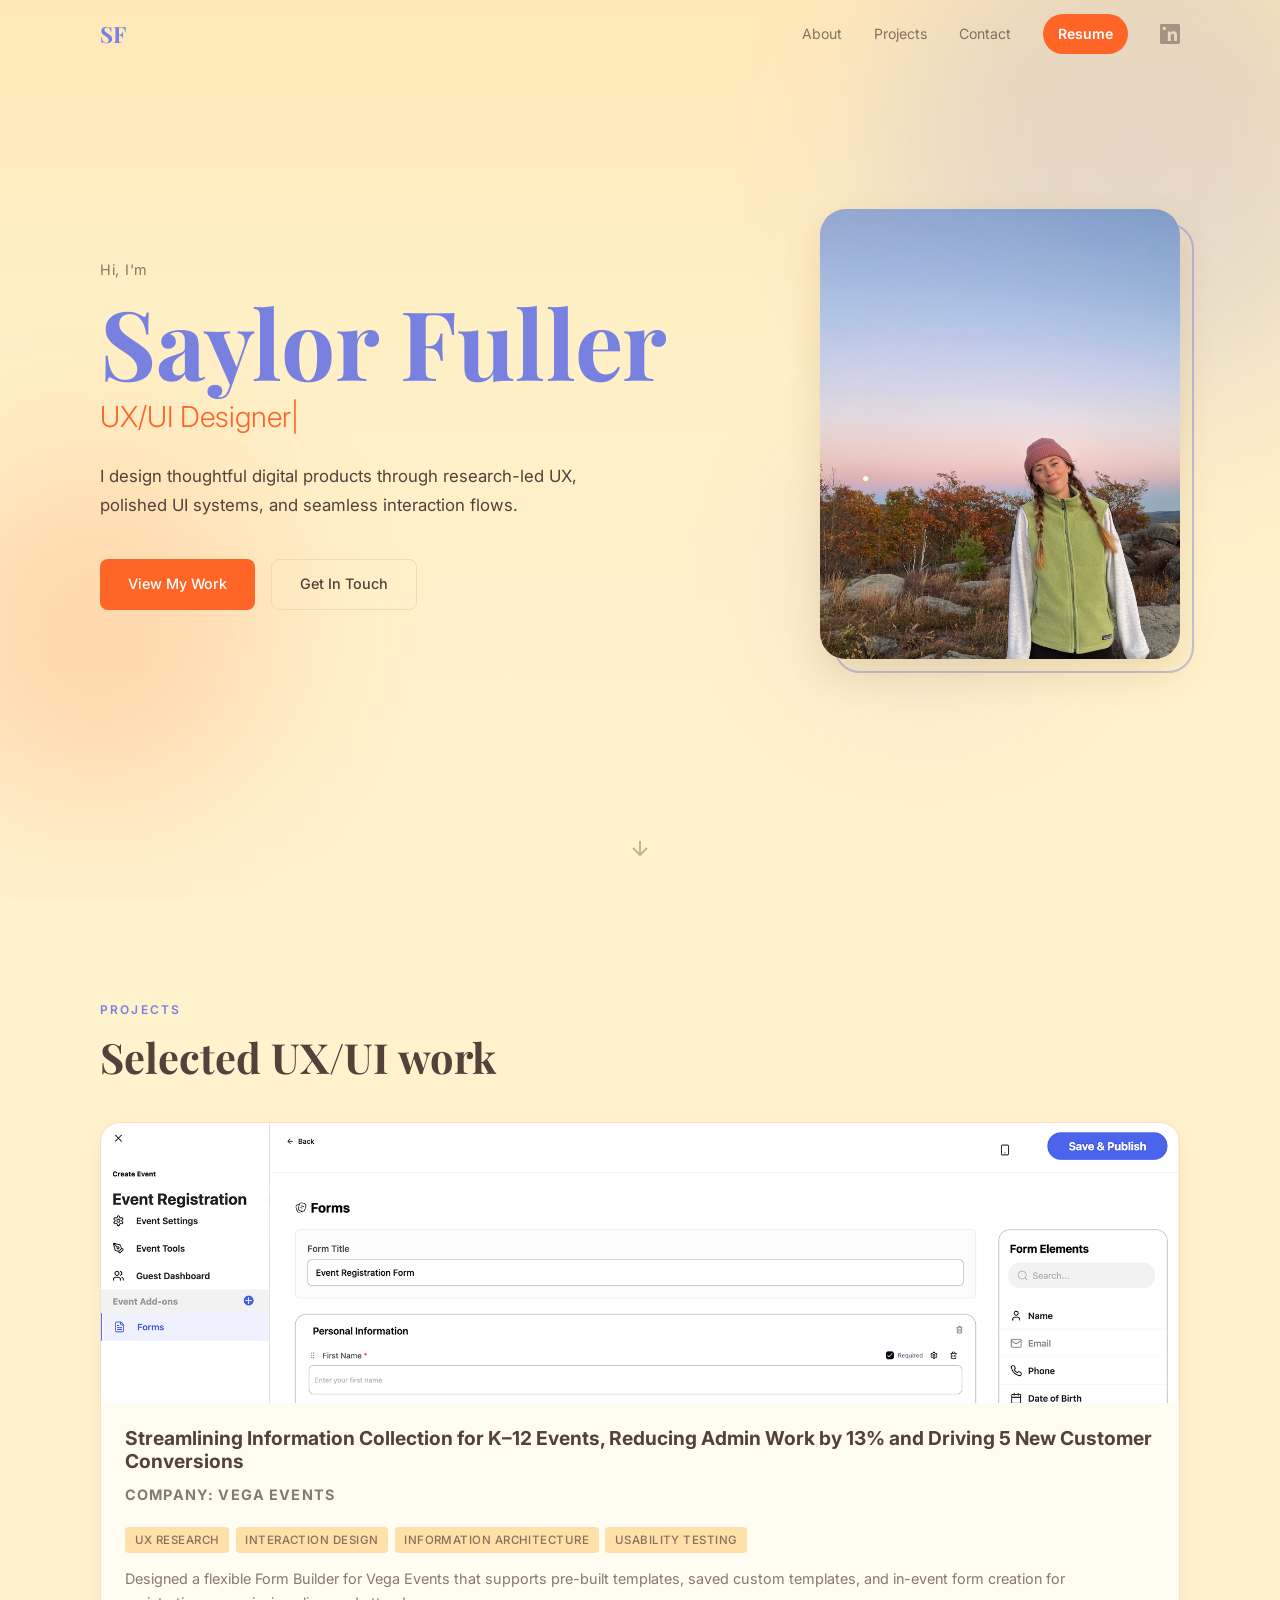
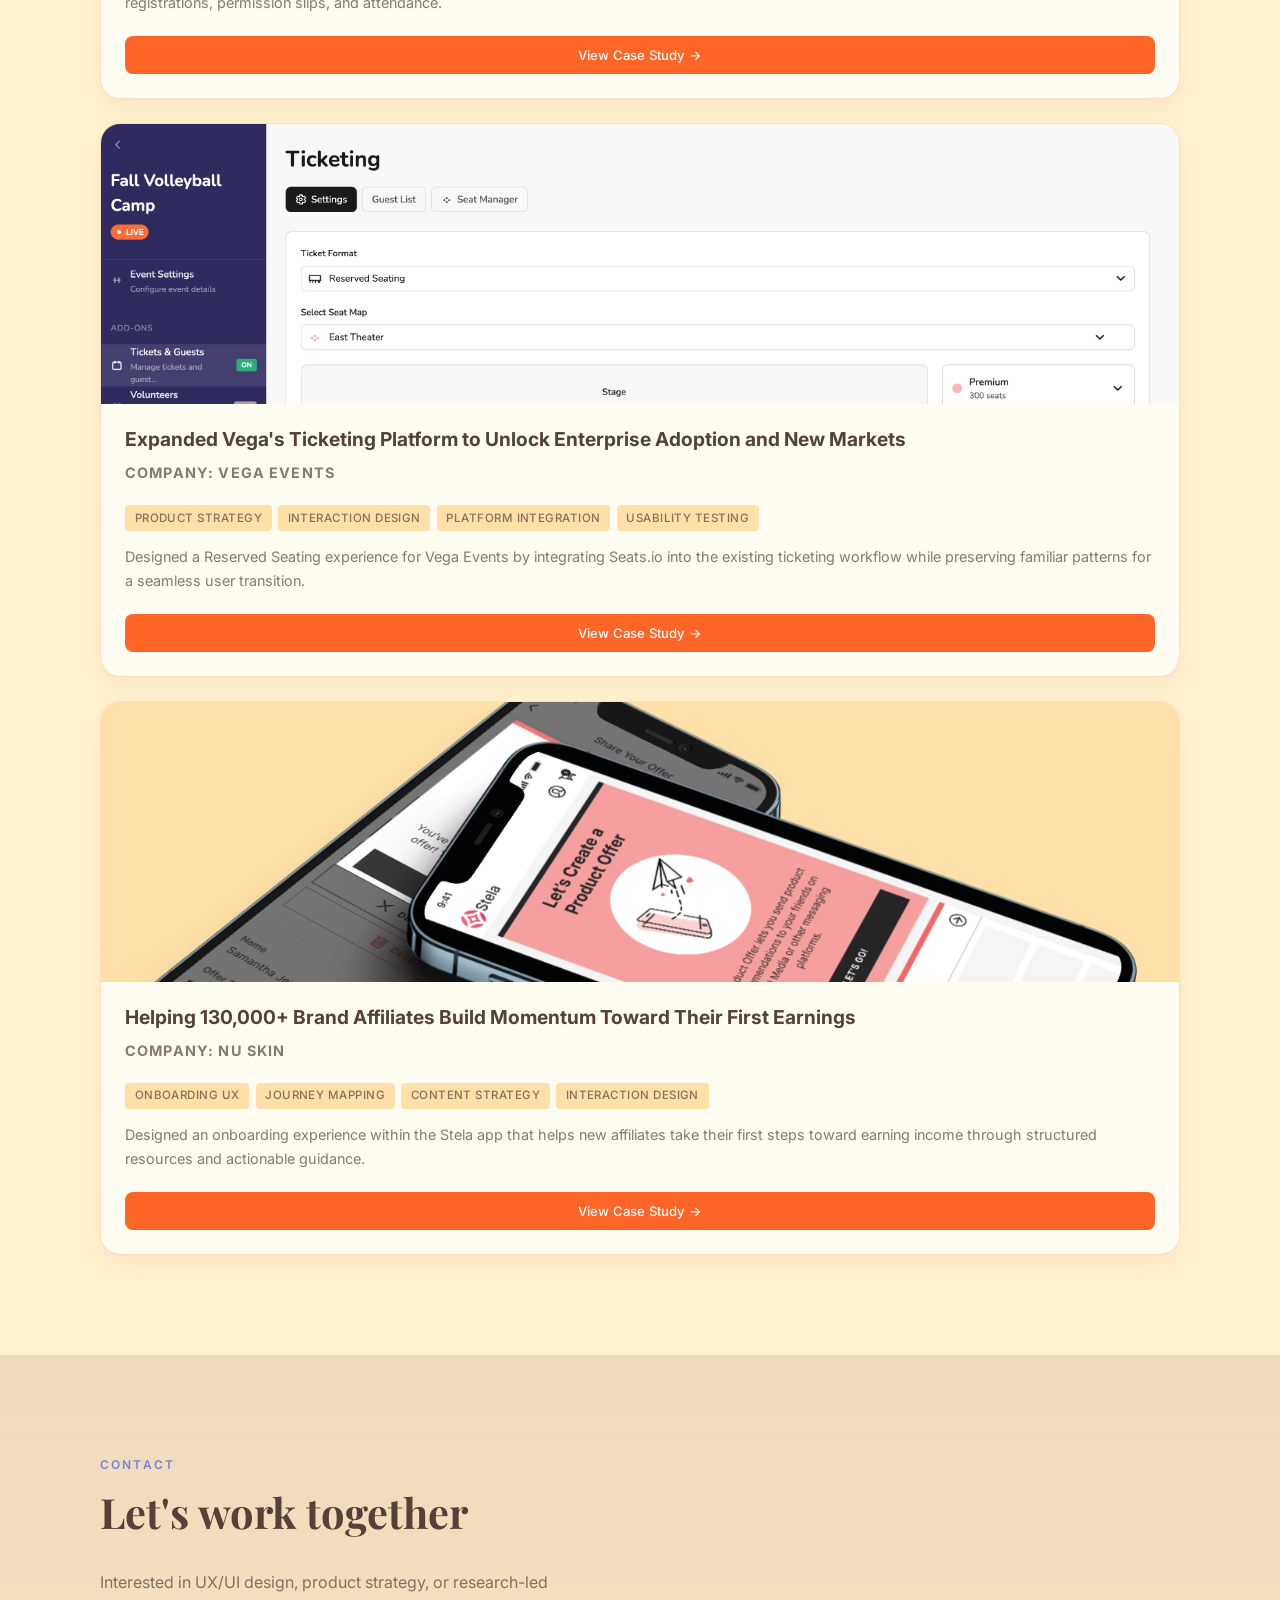
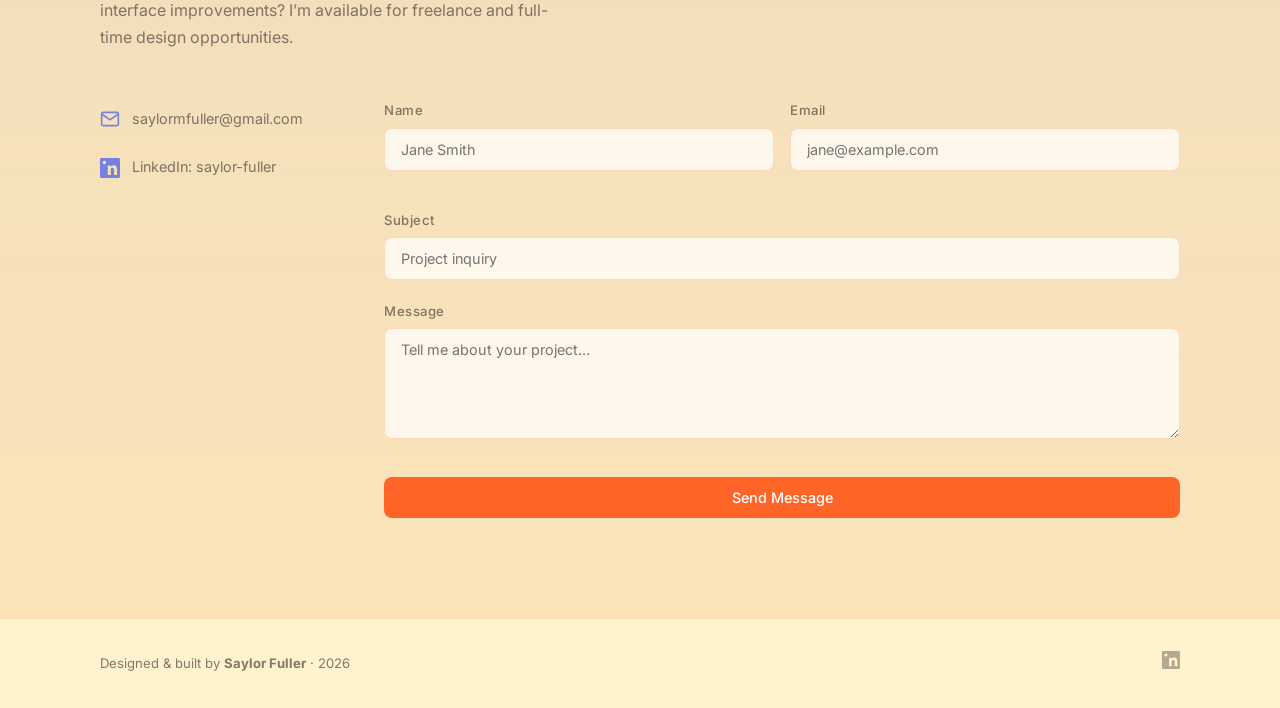
<file: index.html>
<!DOCTYPE html>
<html lang="en">
<head>
  <meta charset="UTF-8" />
  <meta name="viewport" content="width=device-width, initial-scale=1.0" />
  <title>Saylor Fuller — Portfolio</title>
  <link rel="stylesheet" href="style.css?v=20260701" />
  <!-- Google Fonts: Inter for body, Playfair Display for headings -->
  <link rel="preconnect" href="https://fonts.googleapis.com" />
  <link rel="preconnect" href="https://fonts.gstatic.com" crossorigin />
  <link href="https://fonts.googleapis.com/css2?family=Inter:wght@300;400;500;600&family=Playfair+Display:wght@700&display=swap" rel="stylesheet" />
</head>
<body>

  <!-- ===================== NAV ===================== -->
  <nav id="navbar">
    <div class="nav-inner">
      <a href="index.html" class="nav-logo">SF</a>
      <button class="nav-toggle" aria-label="Toggle menu" aria-expanded="false">
        <span></span><span></span><span></span>
      </button>
      <ul class="nav-links">
        <li><a href="about.html">About</a></li>
        <li><a href="#projects">Projects</a></li>
        <li><a href="#contact">Contact</a></li>
        <li><a href="Saylor%20Fuller%20Product%20Design%20Resume.pdf" class="nav-resume" download="Saylor Fuller Product Design Resume.pdf">Resume</a></li>
        <li>
          <a href="https://www.linkedin.com/in/saylor-fuller/" target="_blank" rel="noopener" class="nav-icon" aria-label="LinkedIn">
            <!-- LinkedIn SVG icon -->
            <svg xmlns="http://www.w3.org/2000/svg" width="20" height="20" viewBox="0 0 24 24" fill="currentColor">
              <path d="M20.45 20.45h-3.56v-5.57c0-1.33-.03-3.04-1.85-3.04-1.85 0-2.14 1.45-2.14 2.94v5.67H9.34V9h3.41v1.56h.05c.48-.9 1.64-1.85 3.37-1.85 3.6 0 4.27 2.37 4.27 5.45v6.29zM5.34 7.43a2.07 2.07 0 1 1 0-4.13 2.07 2.07 0 0 1 0 4.13zM3.56 20.45h3.56V9H3.56v11.45zM22.23 0H1.77C.79 0 0 .77 0 1.72v20.56C0 23.23.79 24 1.77 24h20.46C23.21 24 24 23.23 24 22.28V1.72C24 .77 23.21 0 22.23 0z"/>
            </svg>
          </a>
        </li>
      </ul>
    </div>
  </nav>

  <!-- ===================== HERO ===================== -->
  <section id="hero">
    <div class="hero-content">
      <div class="hero-layout">
        <div class="hero-copy">
          <p class="hero-eyebrow">Hi, I'm</p>
          <h1 class="hero-name">Saylor Fuller</h1>
          <h2 class="hero-title">
            <span class="typed-text" id="typed"></span><span class="cursor">|</span>
          </h2>
          <p class="hero-sub">
            I design thoughtful digital products through research-led UX, polished UI systems, and seamless interaction flows.
          </p>
          <div class="hero-cta">
            <a href="#projects" class="btn btn-primary">View My Work</a>
            <a href="#contact" class="btn btn-ghost">Get In Touch</a>
          </div>
        </div>
        <div class="hero-photo-wrap" aria-hidden="true">
          <div class="hero-photo-frame">
            <img src="Me.jpeg" alt="Portrait of Saylor Fuller" loading="eager" />
          </div>
          <div class="hero-photo-accent"></div>
        </div>
      </div>
    </div>
    <!-- Decorative floating shapes -->
    <div class="hero-bg">
      <div class="shape shape-1"></div>
      <div class="shape shape-2"></div>
      <div class="shape shape-3"></div>
    </div>
    <a href="#projects" class="scroll-down" aria-label="Scroll down">
      <svg xmlns="http://www.w3.org/2000/svg" width="24" height="24" viewBox="0 0 24 24" fill="none" stroke="currentColor" stroke-width="2">
        <path d="M12 5v14M5 12l7 7 7-7"/>
      </svg>
    </a>
  </section>


    <!-- ===================== PROJECTS ===================== -->
  <section id="projects">
    <div class="container">
      <div class="section-label">Projects</div>
      <h2 class="section-heading">Selected UX/UI work</h2>
      <div class="projects-grid">

        <article class="project-card" hidden aria-hidden="true">
          <div class="project-img img-missing project-img-coming-soon">
            <div class="project-img-placeholder">Coming Soon</div>
          </div>
          <div class="project-body">
            <h3>External Rental Feature</h3>
            <p class="project-company">Company: Vega Events</p>
            <div class="project-tags">
              <span>UX Research</span>
              <span>Service Design</span>
              <span>Workflow Design</span>
              <span>Systems Thinking</span>
            </div>
            <p>Designed an end-to-end External Rentals experience for Vega Events that centralizes pricing, payments, insurance, waivers, and staff task management while supporting renter self-service.</p>
            <div class="project-links">
              <span class="btn btn-sm btn-primary btn-full btn-disabled" aria-disabled="true">Coming Soon</span>
            </div>
          </div>
        </article>

        <article class="project-card">
          <div class="project-img">
            <img src="form-builder-forms-header.png" alt="Vega Form Builder Feature header" onerror="this.parentElement.classList.add('img-missing')" />
            <div class="project-img-placeholder">Streamlining Information Collection for K–12 Events, Reducing Admin Work by 13% and Driving 5 New Customer Conversions</div>
          </div>
          <div class="project-body">
            <h3>Streamlining Information Collection for K–12 Events, Reducing Admin Work by 13% and Driving 5 New Customer Conversions</h3>
            <p class="project-company">Company: Vega Events</p>
            <div class="project-tags">
              <span>UX Research</span>
              <span>Interaction Design</span>
              <span>Information Architecture</span>
              <span>Usability Testing</span>
            </div>
            <p>Designed a flexible Form Builder for Vega Events that supports pre-built templates, saved custom templates, and in-event form creation for registrations, permission slips, and attendance.</p>
            <div class="project-links">
              <a href="case-study-form-builder.html" class="btn btn-sm btn-primary btn-full">View Case Study -></a>
            </div>
          </div>
        </article>

        <article class="project-card">
          <div class="project-img">
            <img src="reserved-seating-header.png" alt="Vega Reserved Seating Feature header" onerror="this.parentElement.classList.add('img-missing')" />
            <div class="project-img-placeholder">Reserved Seating Feature</div>
          </div>
          <div class="project-body">
            <h3>Expanded Vega's Ticketing Platform to Unlock Enterprise Adoption and New Markets</h3>
            <p class="project-company">Company: Vega Events</p>
            <div class="project-tags">
              <span>Product Strategy</span>
              <span>Interaction Design</span>
              <span>Platform Integration</span>
              <span>Usability Testing</span>
            </div>
            <p>Designed a Reserved Seating experience for Vega Events by integrating Seats.io into the existing ticketing workflow while preserving familiar patterns for a seamless user transition.</p>
            <div class="project-links">
              <a href="case-study-reserved-seating.html" class="btn btn-sm btn-primary btn-full">View Case Study -></a>
            </div>
          </div>
        </article>

        <article class="project-card" hidden aria-hidden="true">
          <div class="project-img">
            <img src="checkout-header-1.png" alt="Vega Cart & Checkout Functionality" onerror="this.parentElement.classList.add('img-missing')" />
            <div class="project-img-placeholder">Cart & Checkout Functionality</div>
          </div>
          <div class="project-body">
            <h3>Cart & Checkout Functionality</h3>
            <p class="project-company">Company: Vega Events</p>
            <div class="project-tags">
              <span>Checkout UX</span>
              <span>Interaction Design</span>
              <span>Information Architecture</span>
              <span>Usability Testing</span>
            </div>
            <p>Designed a Cart & Checkout experience that made it easy for families to buy tickets for multiple student events while clearly communicating multi-school purchase limitations.</p>
            <div class="project-links">
              <a href="case-study-checkout.html" class="btn btn-sm btn-primary btn-full">View Case Study -></a>
            </div>
          </div>
        </article>

        <article class="project-card analytics-card" hidden aria-hidden="true">
          <div class="project-img">
            <img src="analytics-header.png" alt="Nu Skin Analytics Dashboard header" onerror="this.parentElement.classList.add('img-missing')" />
            <div class="project-img-placeholder">Analytics Dashboard Feature</div>
          </div>
          <div class="project-body">
            <h3>Analytics Dashboard Feature</h3>
            <p class="project-company">Company: Nu Skin</p>
            <div class="project-tags">
              <span>Data Visualization</span>
              <span>Dashboard UX</span>
              <span>Information Hierarchy</span>
              <span>User Research</span>
            </div>
            <p>Designed an Analytics Dashboard for Nu Skin affiliates that consolidates key metrics and highlights trends in offers, sign-up invites, and referrals in one easy-to-understand view.</p>
            <div class="project-links">
              <a href="case-study-analytics.html" class="btn btn-sm btn-primary btn-full">View Case Study -></a>
            </div>
          </div>
        </article>

        <article class="project-card stela-card">
          <div class="project-img">
            <img src="stela-heading.png" alt="Stela Onboarding header" onerror="this.parentElement.classList.add('img-missing')" />
            <div class="project-img-placeholder">Helping 130,000+ Brand Affiliates Build Momentum Toward Their First Earnings</div>
          </div>
          <div class="project-body">
            <h3>Helping 130,000+ Brand Affiliates Build Momentum Toward Their First Earnings</h3>
            <p class="project-company">Company: Nu Skin</p>
            <div class="project-tags">
              <span>Onboarding UX</span>
              <span>Journey Mapping</span>
              <span>Content Strategy</span>
              <span>Interaction Design</span>
            </div>
            <p>Designed an onboarding experience within the Stela app that helps new affiliates take their first steps toward earning income through structured resources and actionable guidance.</p>
            <div class="project-links">
              <a href="case-study-onboarding.html" class="btn btn-sm btn-primary btn-full">View Case Study -></a>
            </div>
          </div>
        </article>

      </div>
    </div>
  </section>

  <!-- ===================== CONTACT ===================== -->
  <section id="contact">
    <div class="container">
      <div class="section-label">Contact</div>
      <h2 class="section-heading">Let's work together</h2>
      <p class="contact-sub">
        Interested in UX/UI design, product strategy, or research-led interface improvements?
        I’m available for freelance and full-time design opportunities.
      </p>
      <div class="contact-grid">
        <!-- Info column -->
        <div class="contact-info">
          <div class="contact-item">
            <svg xmlns="http://www.w3.org/2000/svg" width="20" height="20" viewBox="0 0 24 24" fill="none" stroke="currentColor" stroke-width="2"><path d="M4 4h16c1.1 0 2 .9 2 2v12c0 1.1-.9 2-2 2H4c-1.1 0-2-.9-2-2V6c0-1.1.9-2 2-2z"/><polyline points="22,6 12,13 2,6"/></svg>
            <a href="mailto:saylormfuller@gmail.com">saylormfuller@gmail.com</a>
          </div>
          <div class="contact-item">
            <svg xmlns="http://www.w3.org/2000/svg" width="20" height="20" viewBox="0 0 24 24" fill="currentColor"><path d="M20.45 20.45h-3.56v-5.57c0-1.33-.03-3.04-1.85-3.04-1.85 0-2.14 1.45-2.14 2.94v5.67H9.34V9h3.41v1.56h.05c.48-.9 1.64-1.85 3.37-1.85 3.6 0 4.27 2.37 4.27 5.45v6.29zM5.34 7.43a2.07 2.07 0 1 1 0-4.13 2.07 2.07 0 0 1 0 4.13zM3.56 20.45h3.56V9H3.56v11.45zM22.23 0H1.77C.79 0 0 .77 0 1.72v20.56C0 23.23.79 24 1.77 24h20.46C23.21 24 24 23.23 24 22.28V1.72C24 .77 23.21 0 22.23 0z"/></svg>
            <a class="linkedin-line" href="https://www.linkedin.com/in/saylor-fuller/" target="_blank" rel="noopener">LinkedIn: saylor-fuller</a>
          </div>
        </div>
        <!-- Form column -->
        <form id="contact-form" class="contact-form" novalidate>
          <div class="form-row">
            <div class="form-group">
              <label for="name">Name</label>
              <input type="text" id="name" name="name" placeholder="Jane Smith" required />
              <span class="form-error" id="name-error"></span>
            </div>
            <div class="form-group">
              <label for="email">Email</label>
              <input type="email" id="email" name="email" placeholder="jane@example.com" required />
              <span class="form-error" id="email-error"></span>
            </div>
          </div>
          <div class="form-group">
            <label for="subject">Subject</label>
            <input type="text" id="subject" name="subject" placeholder="Project inquiry" />
          </div>
          <div class="form-group">
            <label for="message">Message</label>
            <textarea id="message" name="message" rows="5" placeholder="Tell me about your project..." required></textarea>
            <span class="form-error" id="message-error"></span>
          </div>
          <button type="submit" class="btn btn-primary btn-full">
            <span class="btn-text">Send Message</span>
            <span class="btn-loading" hidden>Sending…</span>
          </button>
          <p class="form-success" id="form-success" hidden>
            ✓ Message sent! I'll get back to you soon.
          </p>
        </form>
      </div>
    </div>
  </section>

  <!-- ===================== FOOTER ===================== -->
  <footer>
    <div class="container footer-inner">
      <p>Designed &amp; built by <strong>Saylor Fuller</strong> · <span id="year"></span></p>
      <div class="footer-links">
        <a href="https://www.linkedin.com/in/saylor-fuller/" target="_blank" rel="noopener" aria-label="LinkedIn">
          <svg xmlns="http://www.w3.org/2000/svg" width="18" height="18" viewBox="0 0 24 24" fill="currentColor"><path d="M20.45 20.45h-3.56v-5.57c0-1.33-.03-3.04-1.85-3.04-1.85 0-2.14 1.45-2.14 2.94v5.67H9.34V9h3.41v1.56h.05c.48-.9 1.64-1.85 3.37-1.85 3.6 0 4.27 2.37 4.27 5.45v6.29zM5.34 7.43a2.07 2.07 0 1 1 0-4.13 2.07 2.07 0 0 1 0 4.13zM3.56 20.45h3.56V9H3.56v11.45zM22.23 0H1.77C.79 0 0 .77 0 1.72v20.56C0 23.23.79 24 1.77 24h20.46C23.21 24 24 23.23 24 22.28V1.72C24 .77 23.21 0 22.23 0z"/></svg>
        </a>
      </div>
    </div>
  </footer>

  <script src="script.js"></script>
</body>
</html>
</file>
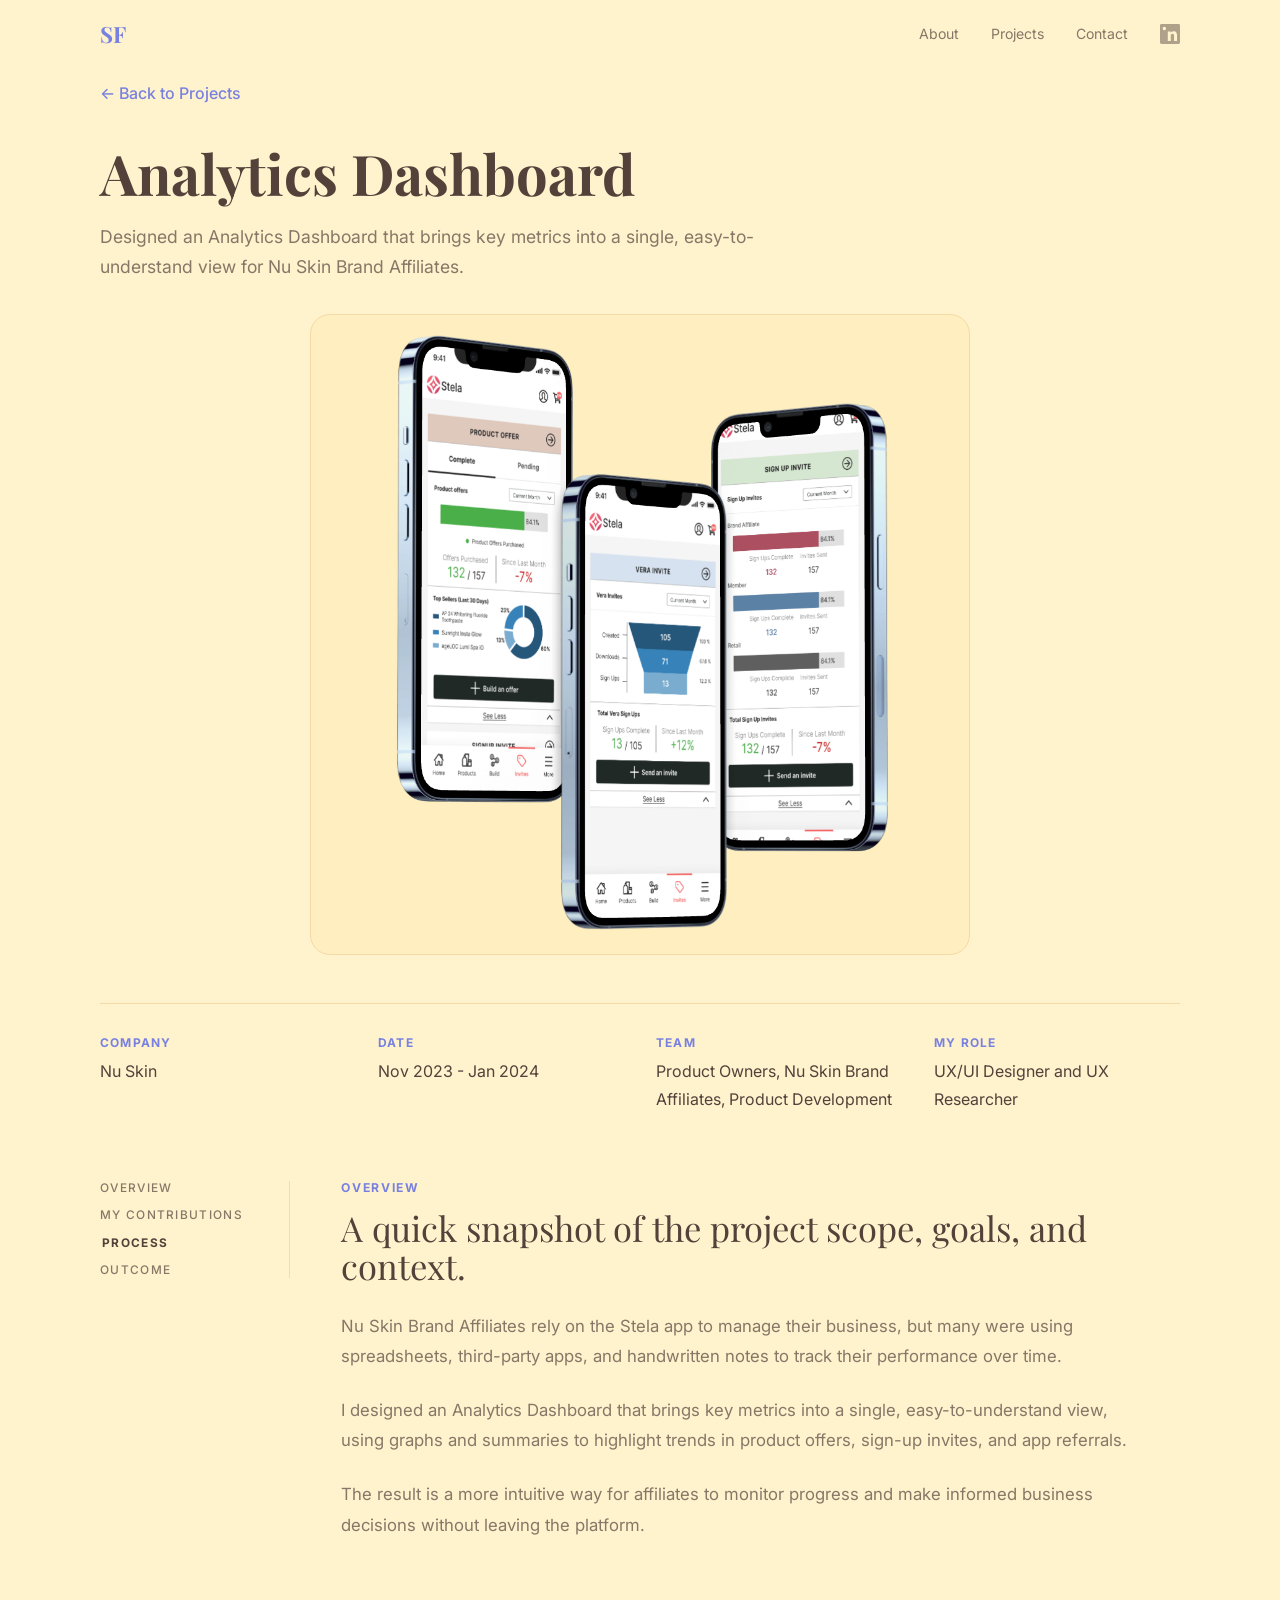
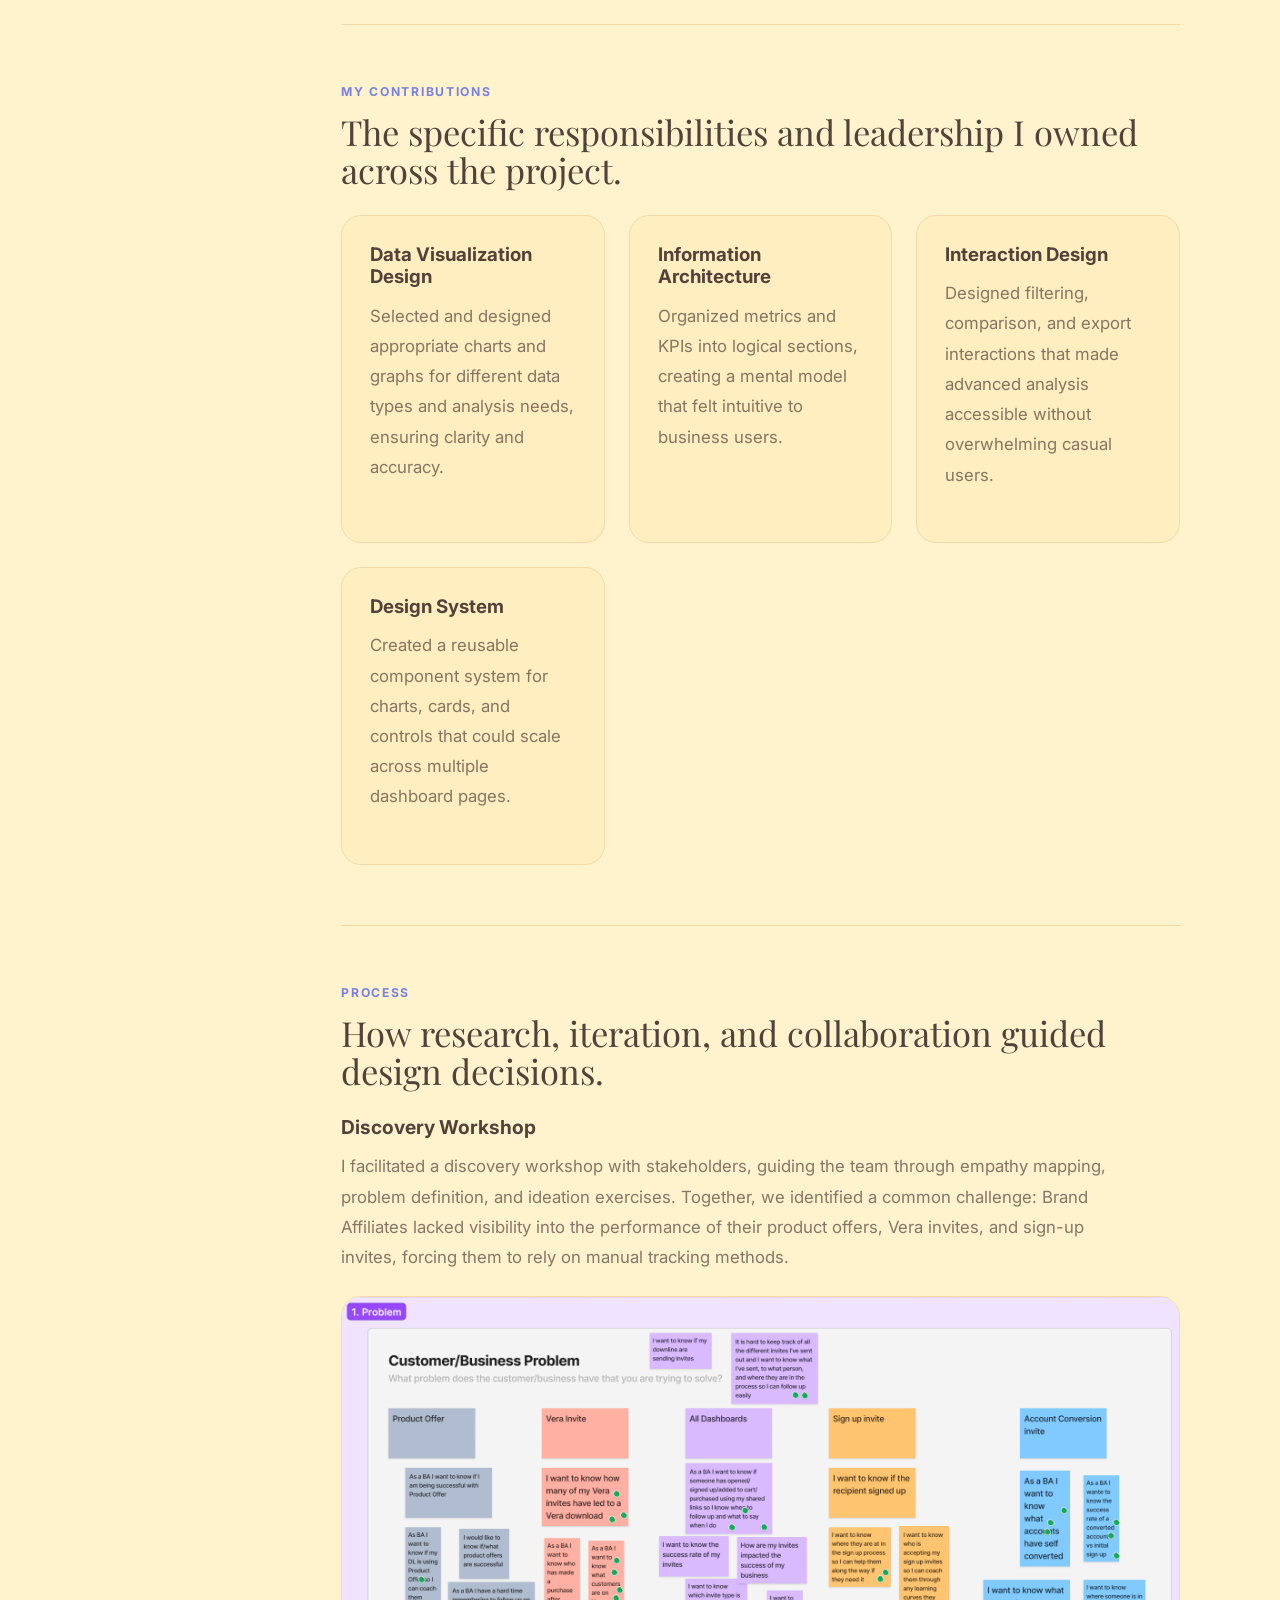
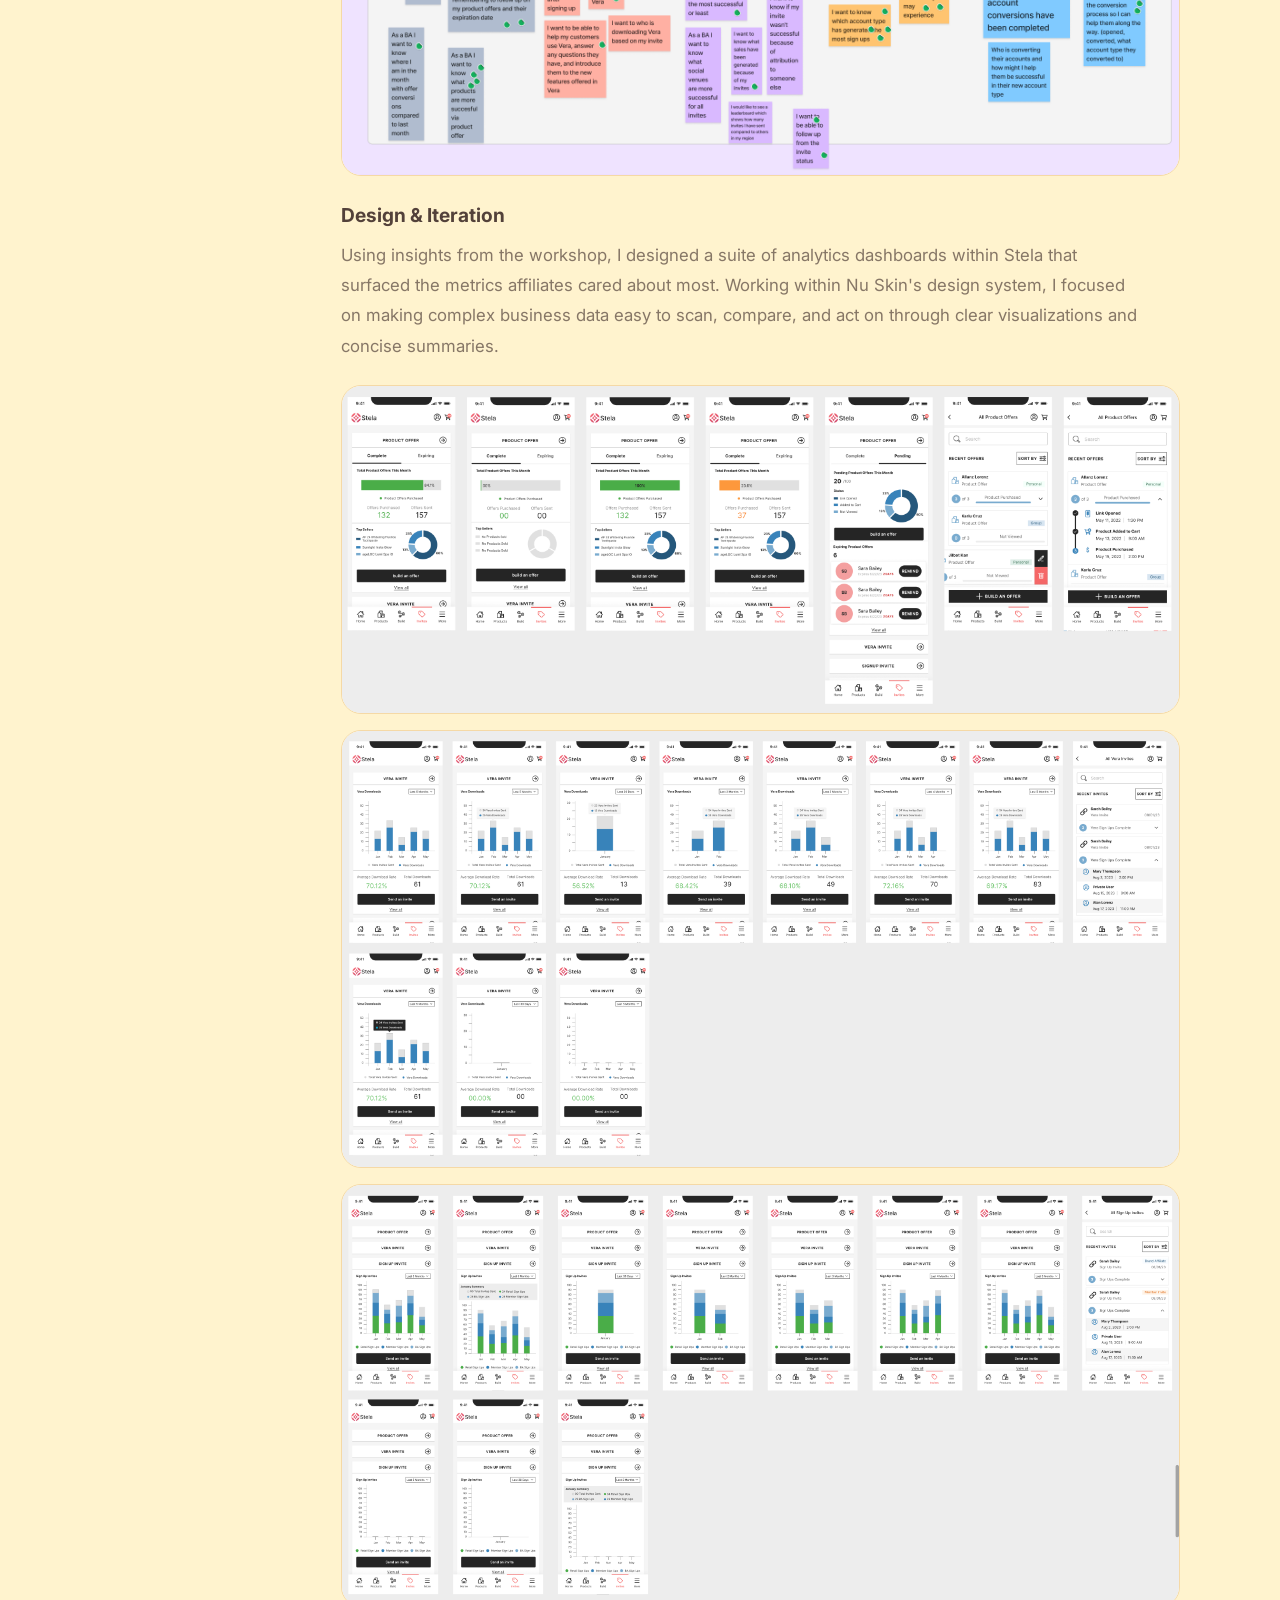
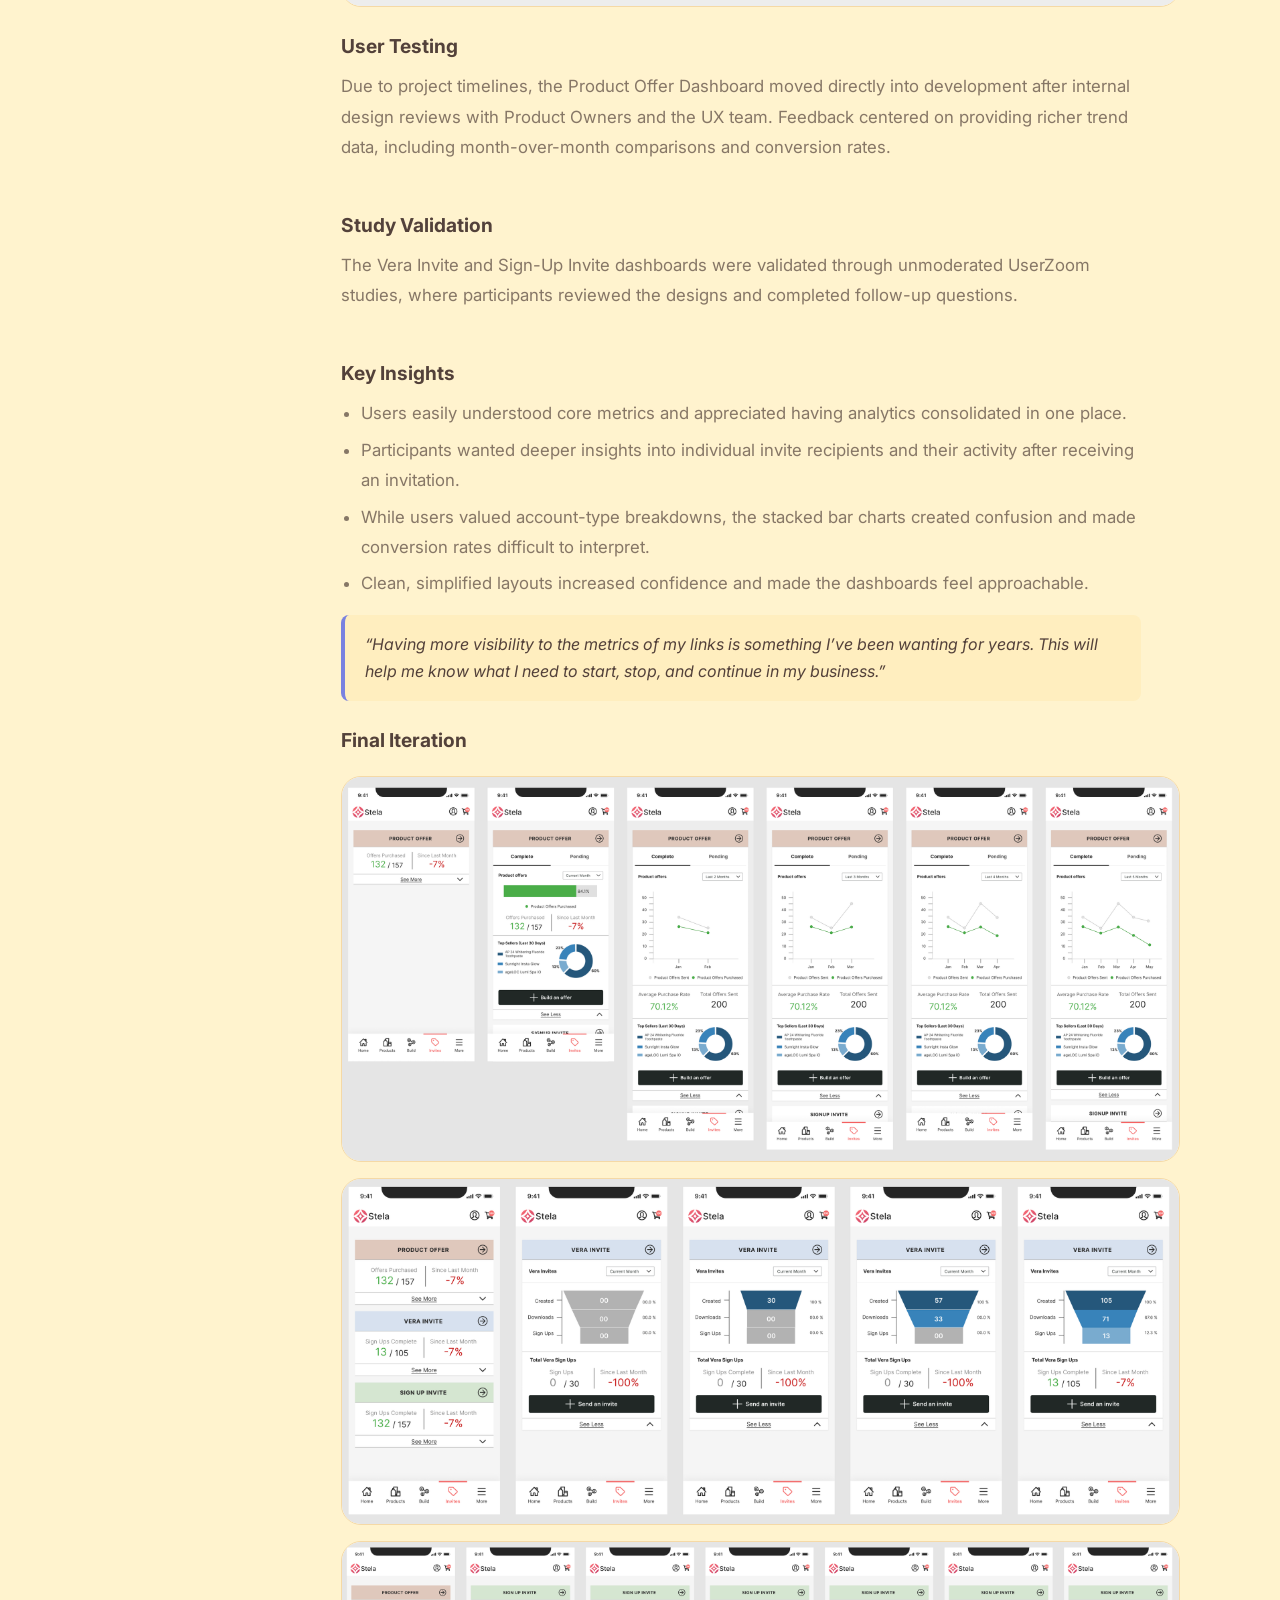
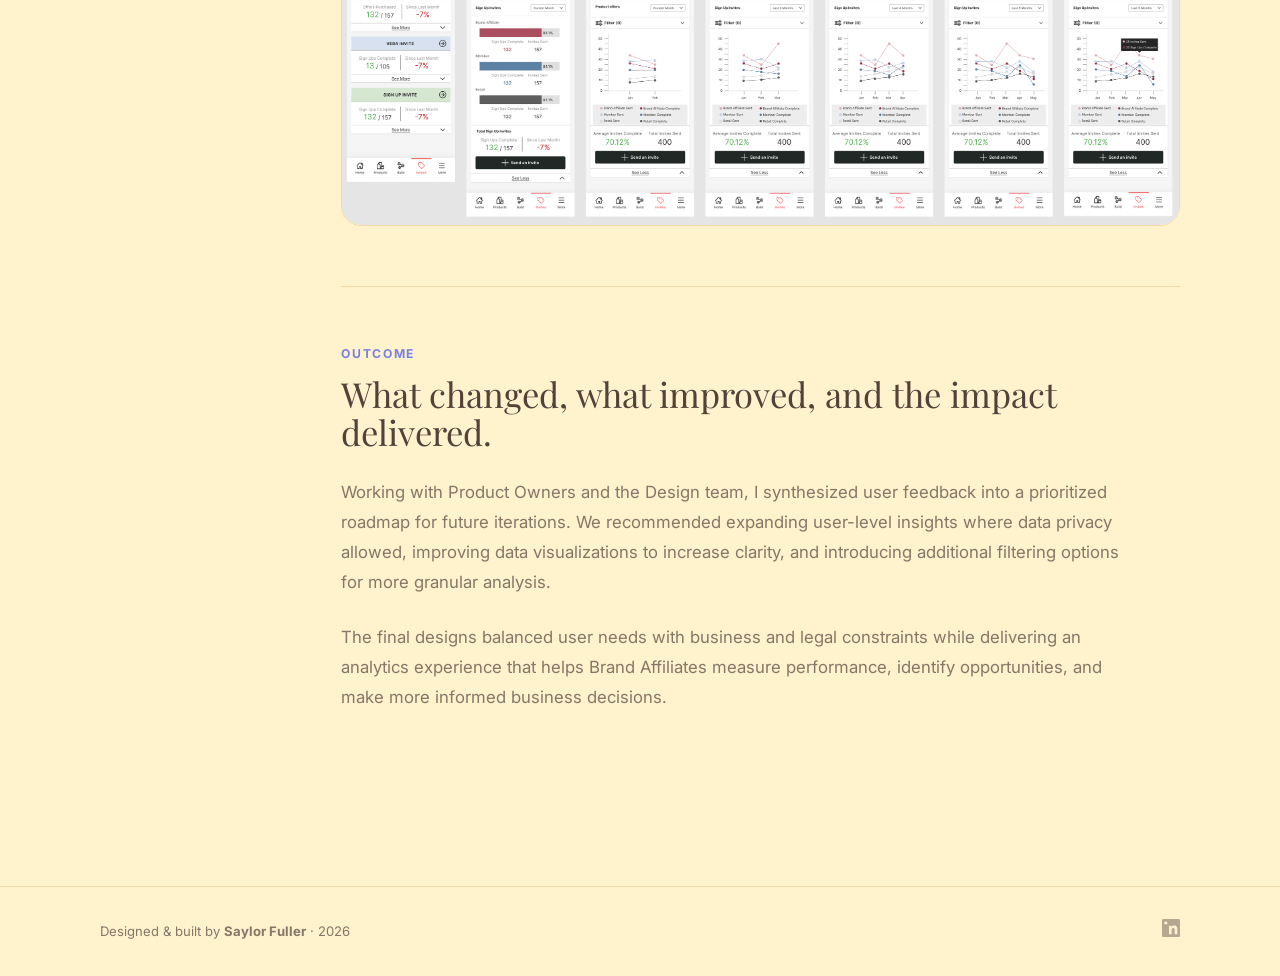
<file: case-study-analytics.html>
<!DOCTYPE html>
<html lang="en">
<head>
  <meta charset="UTF-8" />
  <meta name="viewport" content="width=device-width, initial-scale=1.0" />
  <title>Analytics Dashboard — Case Study | Saylor Fuller</title>
  <link rel="stylesheet" href="style.css" />
  <link rel="preconnect" href="https://fonts.googleapis.com" />
  <link rel="preconnect" href="https://fonts.gstatic.com" crossorigin />
  <link href="https://fonts.googleapis.com/css2?family=Inter:wght@300;400;500;600&family=Playfair+Display:wght@700&display=swap" rel="stylesheet" />
  <style>
    .case-study-header {
      padding: 80px 0 40px;
      background: var(--bg);
    }
    .case-study-header h1 {
      font-family: var(--font-serif);
      font-size: clamp(2rem, 5vw, 3.5rem);
      color: var(--text);
      margin-bottom: 1rem;
    }
    .case-study-intro {
      font-size: 1.1rem;
      color: var(--text-muted);
      max-width: 700px;
      margin-bottom: 2rem;
    }
    
    .case-study-meta {
      display: grid;
      grid-template-columns: repeat(auto-fit, minmax(200px, 1fr));
      gap: 2rem;
      margin-top: 3rem;
      padding-top: 2rem;
      border-top: 1px solid var(--border);
    }
    .meta-item h3 {
      font-size: 0.75rem;
      text-transform: uppercase;
      letter-spacing: 0.1em;
      color: var(--accent);
      margin-bottom: 0.5rem;
      font-family: "Inter", var(--font-sans), sans-serif;
      font-weight: 700;
    }
    .meta-item p {
      color: var(--text);
      font-size: 1rem;
    }

    .case-study-section {
      padding: 60px 0;
      border-bottom: 1px solid var(--border);
    }
    .case-study-section:last-of-type {
      border-bottom: none;
    }
    .case-study-section h2 {
      font-family: var(--font-serif);
      font-size: clamp(1.8rem, 4vw, 2.4rem);
      color: var(--text);
      margin-bottom: 2rem;
    }
    .case-study-section p {
      color: var(--text-muted);
      font-size: 1.05rem;
      line-height: 1.8;
      margin-bottom: 1.5rem;
      max-width: 800px;
    }
    .insights-list {
      list-style: disc;
      padding-left: 1.25rem;
      margin: 0;
      max-width: 800px;
    }
    .insights-list li {
      color: var(--text-muted);
      font-size: 1.05rem;
      line-height: 1.8;
      margin-bottom: 0.4rem;
    }

    .image-placeholder {
      background: var(--case-surface);
      border: 2px dashed var(--border);
      border-radius: var(--radius-lg);
      padding: 120px 40px;
      text-align: center;
      color: var(--text-muted);
      margin: 3rem 0;
      font-size: 1rem;
    }

    .case-media {
      margin: 1.5rem 0 0.5rem;
      border-radius: var(--radius-lg);
      overflow: hidden;
      border: 1px solid var(--border);
      background: var(--case-surface);
    }
    .case-media.hero-callout {
      margin-top: 2rem;
      max-width: 660px;
      margin-left: auto;
      margin-right: auto;
    }
    .case-media img,
    .case-media video {
      display: block;
      width: 100%;
      height: auto;
    }
    .media-grid {
      display: grid;
      grid-template-columns: repeat(auto-fit, minmax(280px, 1fr));
      gap: 1rem;
      margin-top: 1.5rem;
    }
    .media-stack {
      display: grid;
      grid-template-columns: 1fr;
      gap: 1rem;
      margin-top: 1.5rem;
    }
    .insight-quote {
      margin: 1rem 0 0;
      padding: 1rem 1.25rem;
      border-left: 4px solid var(--accent);
      background: var(--case-surface);
      border-radius: 8px;
      color: var(--text);
      font-style: italic;
      line-height: 1.7;
      max-width: 800px;
    }

    .process-grid {
      display: grid;
      grid-template-columns: repeat(auto-fit, minmax(280px, 1fr));
      gap: 2rem;
      margin: 3rem 0;
    }
    .process-step {
      padding: 2rem;
      background: var(--case-surface);
      border-radius: var(--radius-lg);
    }
    .process-step h3 {
      color: var(--text);
      margin-bottom: 1rem;
      font-size: 1.2rem;
      font-family: "Inter", var(--font-sans), sans-serif;
      font-weight: 700;
    }
    .process-step p {
      color: var(--text-muted);
      font-size: 0.95rem;
    }

    .back-link {
      display: inline-flex;
      align-items: center;
      gap: 0.5rem;
      color: var(--accent);
      text-decoration: none;
      font-weight: 500;
      margin-bottom: 2rem;
      transition: all var(--transition);
    }
    .back-link:hover {
      color: var(--accent2);
    }
  </style>
</head>
<body>

  <!-- ===================== NAV ===================== -->
  <nav id="navbar">
    <div class="nav-inner">
      <a href="index.html" class="nav-logo">SF</a>
      <button class="nav-toggle" aria-label="Toggle menu" aria-expanded="false">
        <span></span><span></span><span></span>
      </button>
      <ul class="nav-links">
        <li><a href="about.html">About</a></li>
        <li><a href="index.html#projects">Projects</a></li>
        <li><a href="index.html#contact">Contact</a></li>
        <li>
          <a href="https://www.linkedin.com/in/saylor-fuller/" target="_blank" rel="noopener" class="nav-icon" aria-label="LinkedIn">
            <svg xmlns="http://www.w3.org/2000/svg" width="20" height="20" viewBox="0 0 24 24" fill="currentColor">
              <path d="M20.45 20.45h-3.56v-5.57c0-1.33-.03-3.04-1.85-3.04-1.85 0-2.14 1.45-2.14 2.94v5.67H9.34V9h3.41v1.56h.05c.48-.9 1.64-1.85 3.37-1.85 3.6 0 4.27 2.37 4.27 5.45v6.29zM5.34 7.43a2.07 2.07 0 1 1 0-4.13 2.07 2.07 0 0 1 0 4.13zM3.56 20.45h3.56V9H3.56v11.45zM22.23 0H1.77C.79 0 0 .77 0 1.72v20.56C0 23.23.79 24 1.77 24h20.46C23.21 24 24 23.23 24 22.28V1.72C24 .77 23.21 0 22.23 0z"/>
            </svg>
          </a>
        </li>
      </ul>
    </div>
  </nav>

  <!-- ===================== CASE STUDY ===================== -->
  <main>
    <section class="case-study-header">
      <div class="container">
        <a href="index.html#projects" class="back-link">← Back to Projects</a>
        <h1>Analytics Dashboard</h1>
        <p class="case-study-intro">
          Designed an Analytics Dashboard that brings key metrics into a single, easy-to-understand view for Nu Skin Brand Affiliates.
        </p>

        <figure class="case-media hero-callout">
          <img src="analytics-header.png" alt="Analytics Dashboard header visual showing three Stela mobile screens" loading="lazy" />
        </figure>

        <div class="case-study-meta">
          <div class="meta-item">
            <h3>Company</h3>
            <p>Nu Skin</p>
          </div>
          <div class="meta-item">
            <h3>Date</h3>
            <p>Nov 2023 - Jan 2024</p>
          </div>
          <div class="meta-item">
            <h3>Team</h3>
            <p>Product Owners, Nu Skin Brand Affiliates, Product Development</p>
          </div>
          <div class="meta-item">
            <h3>My Role</h3>
            <p>UX/UI Designer and UX Researcher</p>
          </div>
        </div>
      </div>
    </section>

    <section class="case-study-section">
      <div class="container">
        <h2>Overview</h2>
        <p>
          Nu Skin Brand Affiliates rely on the Stela app to manage their business, but many were using spreadsheets, third-party apps, and handwritten notes to track their performance over time.
        </p>
        <p>
          I designed an Analytics Dashboard that brings key metrics into a single, easy-to-understand view, using graphs and summaries to highlight trends in product offers, sign-up invites, and app referrals.
        </p>
        <p>
          The result is a more intuitive way for affiliates to monitor progress and make informed business decisions without leaving the platform.
        </p>
      </div>
    </section>
      </div>
    </section>

    <section class="case-study-section">
      <div class="container">
        <h2>My Contributions</h2>
        <div class="contributions-grid">
          <div class="contribution-card">
            <h3>Data Visualization Design</h3>
            <p>Selected and designed appropriate charts and graphs for different data types and analysis needs, ensuring clarity and accuracy.</p>
          </div>
          <div class="contribution-card">
            <h3>Information Architecture</h3>
            <p>Organized metrics and KPIs into logical sections, creating a mental model that felt intuitive to business users.</p>
          </div>
          <div class="contribution-card">
            <h3>Interaction Design</h3>
            <p>Designed filtering, comparison, and export interactions that made advanced analysis accessible without overwhelming casual users.</p>
          </div>
          <div class="contribution-card">
            <h3>Design System</h3>
            <p>Created a reusable component system for charts, cards, and controls that could scale across multiple dashboard pages.</p>
          </div>
        </div>
      </div>
    </section>

    <section class="case-study-section">
      <div class="container">
        <h2>Process</h2>
        <div class="process-list">
          <div class="process-item">
            <h3>Discovery Workshop</h3>
            <p>I facilitated a discovery workshop with stakeholders, guiding the team through empathy mapping, problem definition, and ideation exercises. Together, we identified a common challenge: Brand Affiliates lacked visibility into the performance of their product offers, Vera invites, and sign-up invites, forcing them to rely on manual tracking methods.</p>
            <figure class="case-media">
              <img src="analytics-discovery-workshop.png" alt="Analytics discovery workshop board with grouped customer and business problems" loading="lazy" />
            </figure>
          </div>
          <div class="process-item">
            <h3>Design & Iteration</h3>
            <p>Using insights from the workshop, I designed a suite of analytics dashboards within Stela that surfaced the metrics affiliates cared about most. Working within Nu Skin's design system, I focused on making complex business data easy to scan, compare, and act on through clear visualizations and concise summaries.</p>
            <div class="media-stack">
              <figure class="case-media">
                <img src="analytics-design-iteration-1.png" alt="Design iteration screens for product offer analytics" loading="lazy" />
              </figure>
              <figure class="case-media">
                <img src="analytics-design-iteration-2.png" alt="Design iteration screens for Vera invite analytics" loading="lazy" />
              </figure>
              <figure class="case-media">
                <img src="analytics-design-iteration-3.png" alt="Design iteration screens for sign-up invite analytics" loading="lazy" />
              </figure>
            </div>
          </div>
          <div class="process-item">
            <h3>User Testing</h3>
            <p>Due to project timelines, the Product Offer Dashboard moved directly into development after internal design reviews with Product Owners and the UX team. Feedback centered on providing richer trend data, including month-over-month comparisons and conversion rates.</p>
          </div>
          <div class="process-item">
            <h3>Study Validation</h3>
            <p>The Vera Invite and Sign-Up Invite dashboards were validated through unmoderated UserZoom studies, where participants reviewed the designs and completed follow-up questions.</p>
          </div>
          <div class="process-item">
            <h3>Key Insights</h3>
            <ul class="insights-list">
              <li>Users easily understood core metrics and appreciated having analytics consolidated in one place.</li>
              <li>Participants wanted deeper insights into individual invite recipients and their activity after receiving an invitation.</li>
              <li>While users valued account-type breakdowns, the stacked bar charts created confusion and made conversion rates difficult to interpret.</li>
              <li>Clean, simplified layouts increased confidence and made the dashboards feel approachable.</li>
            </ul>
            <blockquote class="insight-quote">“Having more visibility to the metrics of my links is something I’ve been wanting for years. This will help me know what I need to start, stop, and continue in my business.”</blockquote>
          </div>
          <div class="process-item">
            <h3>Final Iteration</h3>
            <div class="media-stack">
              <figure class="case-media">
                <img src="analytics-final-iteration-1.jpg" alt="Final iteration screens for product offer analytics dashboard" loading="lazy" />
              </figure>
              <figure class="case-media">
                <img src="analytics-final-iteration-2.jpg" alt="Final iteration screens for Vera invite analytics dashboard" loading="lazy" />
              </figure>
              <figure class="case-media">
                <img src="analytics-final-iteration-3.jpg" alt="Final iteration screens for sign-up invite analytics dashboard" loading="lazy" />
              </figure>
            </div>
          </div>
        </div>
      </div>
    </section>

    <section class="case-study-section">
      <div class="container">
        <h2>Outcome</h2>
        <p>Working with Product Owners and the Design team, I synthesized user feedback into a prioritized roadmap for future iterations. We recommended expanding user-level insights where data privacy allowed, improving data visualizations to increase clarity, and introducing additional filtering options for more granular analysis.</p>
        <p>The final designs balanced user needs with business and legal constraints while delivering an analytics experience that helps Brand Affiliates measure performance, identify opportunities, and make more informed business decisions.</p>
      </div>
    </section>
  </main>

  <!-- ===================== FOOTER ===================== -->
  <footer>
    <div class="container footer-inner">
      <p>Designed &amp; built by <strong>Saylor Fuller</strong> · <span id="year"></span></p>
      <div class="footer-links">
        <a href="https://www.linkedin.com/in/saylor-fuller/" target="_blank" rel="noopener" aria-label="LinkedIn">
          <svg xmlns="http://www.w3.org/2000/svg" width="18" height="18" viewBox="0 0 24 24" fill="currentColor"><path d="M20.45 20.45h-3.56v-5.57c0-1.33-.03-3.04-1.85-3.04-1.85 0-2.14 1.45-2.14 2.94v5.67H9.34V9h3.41v1.56h.05c.48-.9 1.64-1.85 3.37-1.85 3.6 0 4.27 2.37 4.27 5.45v6.29zM5.34 7.43a2.07 2.07 0 1 1 0-4.13 2.07 2.07 0 0 1 0 4.13zM3.56 20.45h3.56V9H3.56v11.45zM22.23 0H1.77C.79 0 0 .77 0 1.72v20.56C0 23.23.79 24 1.77 24h20.46C23.21 24 24 23.23 24 22.28V1.72C24 .77 23.21 0 22.23 0z"/></svg>
        </a>
      </div>
    </div>
  </footer>

  <script src="script.js"></script>
</body>
</html>
</file>
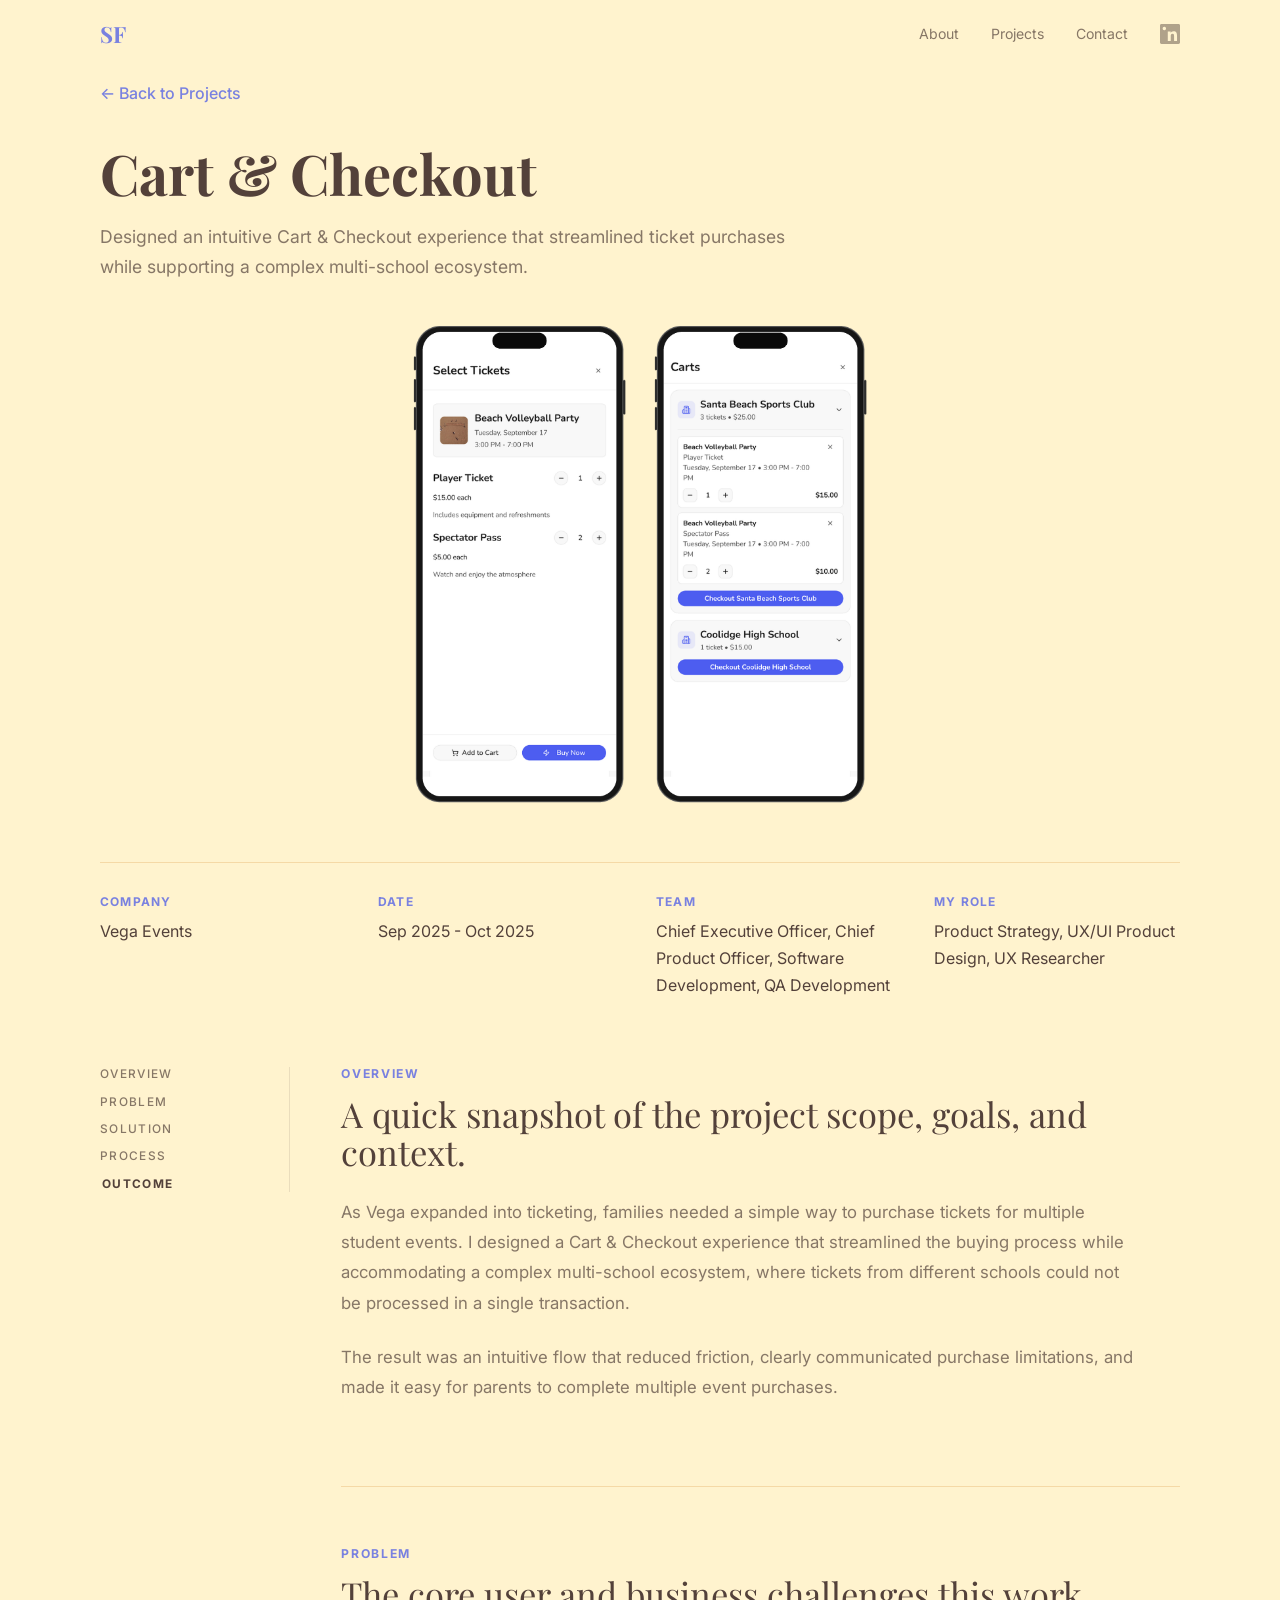
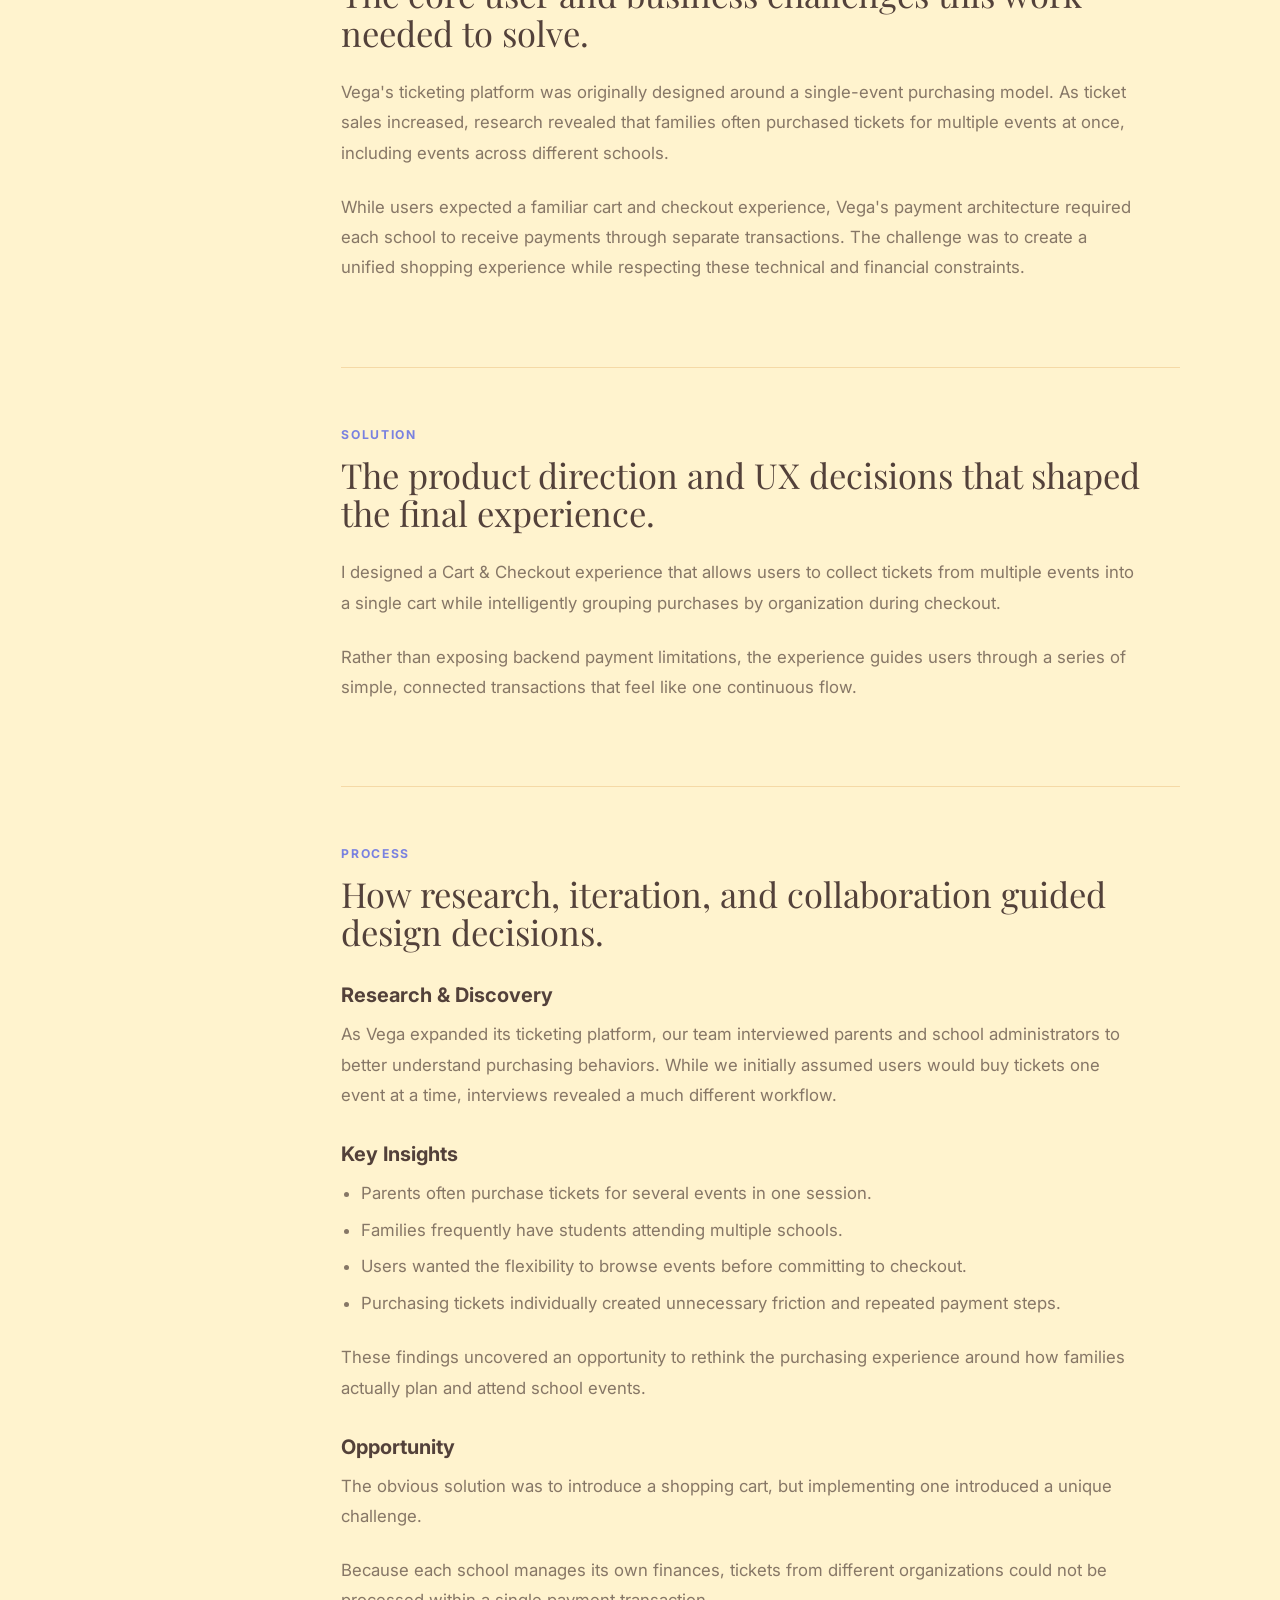
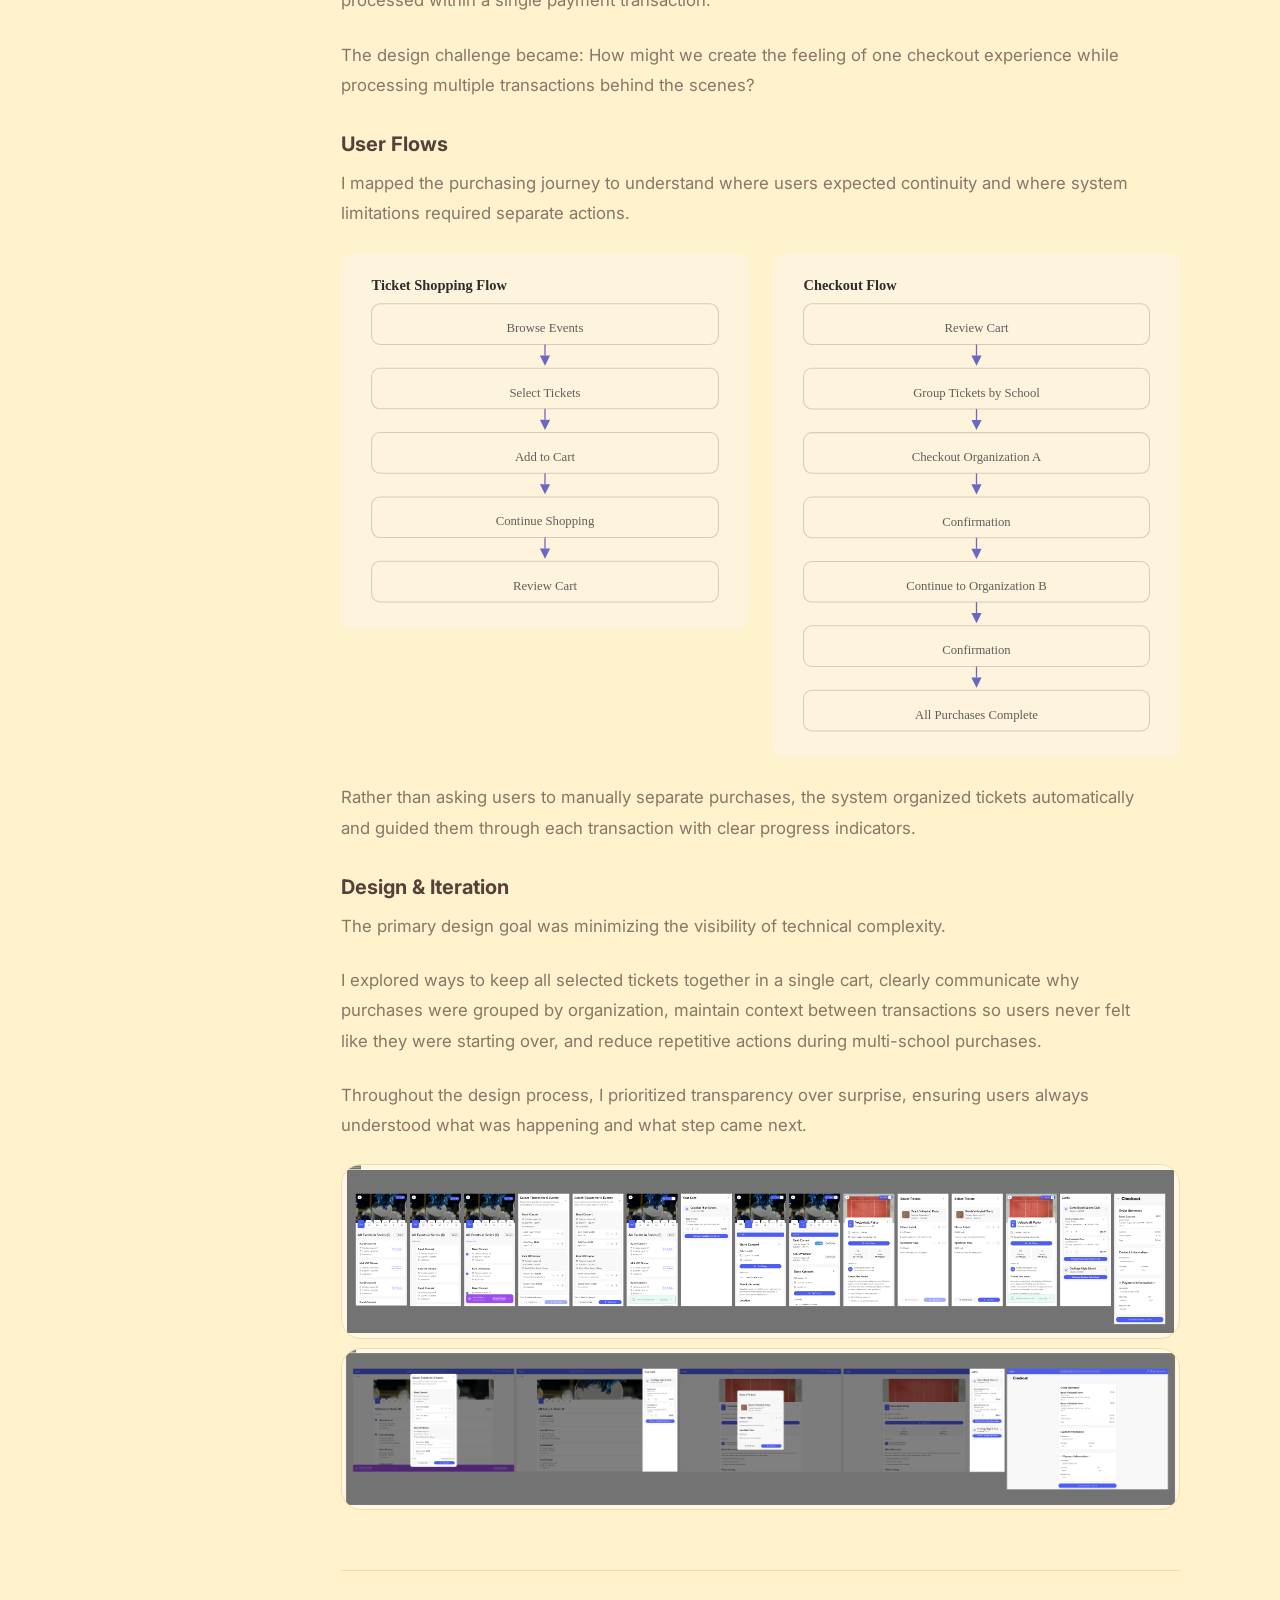
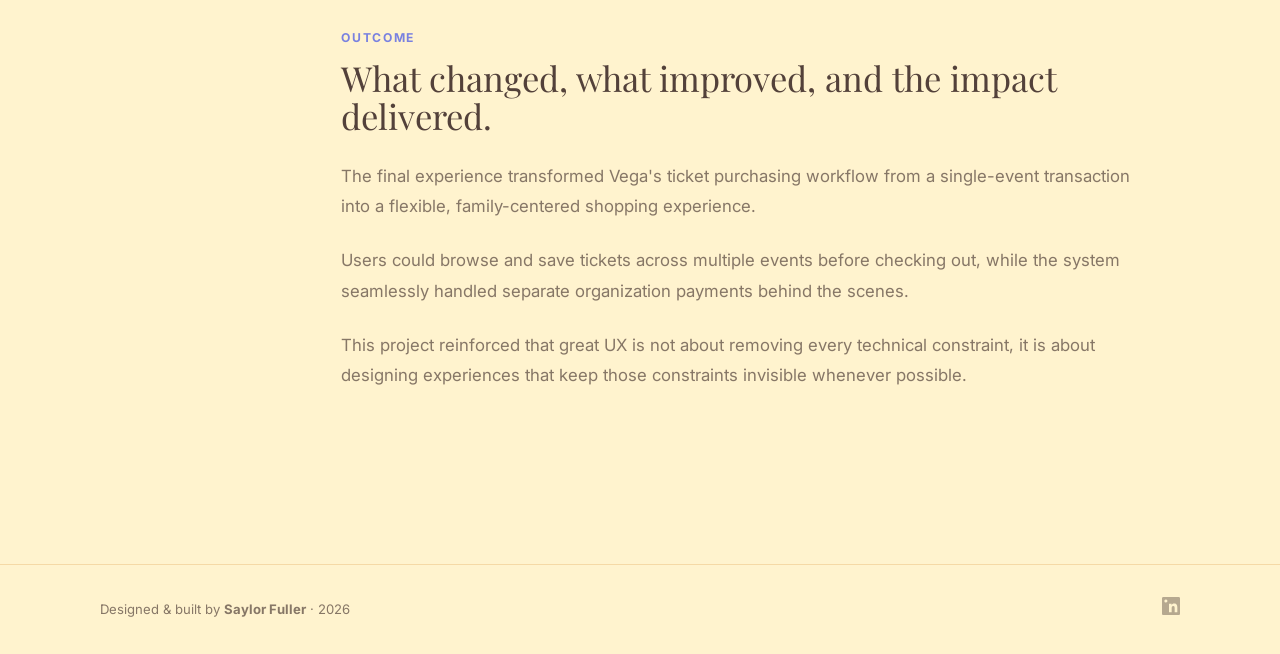
<file: case-study-checkout.html>
<!DOCTYPE html>
<html lang="en">
<head>
  <meta charset="UTF-8" />
  <meta name="viewport" content="width=device-width, initial-scale=1.0" />
  <title>Cart & Checkout — Case Study | Saylor Fuller</title>
  <link rel="stylesheet" href="style.css" />
  <link rel="preconnect" href="https://fonts.googleapis.com" />
  <link rel="preconnect" href="https://fonts.gstatic.com" crossorigin />
  <link href="https://fonts.googleapis.com/css2?family=Inter:wght@300;400;500;600&family=Playfair+Display:wght@700&display=swap" rel="stylesheet" />
  <style>
    .case-study-header {
      padding: 80px 0 40px;
      background: var(--bg);
    }
    .case-study-header h1 {
      font-family: var(--font-serif);
      font-size: clamp(2rem, 5vw, 3.5rem);
      color: var(--text);
      margin-bottom: 1rem;
    }
    .case-study-intro {
      font-size: 1.1rem;
      color: var(--text-muted);
      max-width: 700px;
      margin-bottom: 2rem;
    }
    
    .case-study-meta {
      display: grid;
      grid-template-columns: repeat(auto-fit, minmax(200px, 1fr));
      gap: 2rem;
      margin-top: 3rem;
      padding-top: 2rem;
      border-top: 1px solid var(--border);
    }
    .meta-item h3 {
      font-size: 0.75rem;
      text-transform: uppercase;
      letter-spacing: 0.1em;
      color: var(--accent);
      margin-bottom: 0.5rem;
      font-family: "Inter", var(--font-sans), sans-serif;
      font-weight: 700;
    }
    .meta-item p {
      color: var(--text);
      font-size: 1rem;
    }

    .case-study-section {
      padding: 60px 0;
      border-bottom: 1px solid var(--border);
    }
    .case-study-section:last-of-type {
      border-bottom: none;
    }
    .case-study-section h2 {
      font-family: var(--font-serif);
      font-size: clamp(1.8rem, 4vw, 2.4rem);
      color: var(--text);
      margin-bottom: 2rem;
    }
    .case-study-section h3 {
      color: var(--text);
      font-size: 1.25rem;
      margin: 2rem 0 0.75rem;
      font-family: "Inter", var(--font-sans), sans-serif;
      font-weight: 700;
    }
    .case-study-section h4 {
      color: var(--text);
      font-size: 1rem;
      margin-bottom: 0.75rem;
      font-family: "Inter", var(--font-sans), sans-serif;
      font-weight: 700;
    }
    .case-study-section p {
      color: var(--text-muted);
      font-size: 1.05rem;
      line-height: 1.8;
      margin-bottom: 1.5rem;
      max-width: 800px;
    }
    .insights-list {
      list-style: disc;
      padding-left: 1.25rem;
      margin: 0 0 1.5rem;
      max-width: 800px;
    }
    .insights-list li {
      color: var(--text-muted);
      font-size: 1.05rem;
      line-height: 1.8;
      margin-bottom: 0.4rem;
    }

    .image-placeholder {
      background: var(--case-surface);
      border: 2px dashed var(--border);
      border-radius: var(--radius-lg);
      padding: 120px 40px;
      text-align: center;
      color: var(--text-muted);
      margin: 3rem 0;
      font-size: 1rem;
    }

    .case-media {
      margin: 1.5rem 0 0.5rem;
      border-radius: var(--radius-lg);
      overflow: hidden;
      border: 1px solid var(--border);
      background: var(--case-surface);
    }
    .case-media img {
      width: 100%;
      height: auto;
      display: block;
    }
    .media-pair {
      display: flex;
      justify-content: center;
      gap: 6px;
      align-items: flex-start;
      margin: 0.9rem auto 0.25rem;
      max-width: 1360px;
      width: 100%;
    }
    .media-pair img {
      display: block;
      width: auto;
      height: auto;
      max-height: 500px;
      object-fit: contain;
      flex: 0 1 auto;
      max-width: calc(50% - 3px);
    }
    .media-stack {
      display: grid;
      grid-template-columns: 1fr;
      gap: 0.6rem;
      margin-top: 0.9rem;
      max-width: 1360px;
      margin-left: auto;
      margin-right: auto;
    }
    .media-stack .case-media img {
      max-height: 880px;
      object-fit: contain;
    }

    .zoomable {
      cursor: zoom-in;
    }
    .lightbox {
      position: fixed;
      inset: 0;
      background: rgba(0, 0, 0, 0.88);
      display: none;
      align-items: center;
      justify-content: center;
      padding: 2rem;
      z-index: 2000;
    }
    .lightbox.is-open {
      display: flex;
    }
    .lightbox img {
      max-width: 94vw;
      max-height: 90vh;
      width: auto;
      height: auto;
      border-radius: 10px;
      box-shadow: 0 14px 40px rgba(0, 0, 0, 0.45);
    }
    .lightbox-close {
      position: absolute;
      top: 1rem;
      right: 1rem;
      border: 1px solid rgba(255, 255, 255, 0.35);
      background: rgba(0, 0, 0, 0.45);
      color: #fff;
      border-radius: 999px;
      width: 2.5rem;
      height: 2.5rem;
      font-size: 1.4rem;
      line-height: 1;
      cursor: pointer;
    }

    .process-grid {
      display: grid;
      grid-template-columns: repeat(auto-fit, minmax(280px, 1fr));
      gap: 2rem;
      margin: 3rem 0;
    }
    .process-step {
      padding: 2rem;
      background: var(--case-surface);
      border-radius: var(--radius-lg);
    }
    .process-step h3 {
      color: var(--text);
      margin-bottom: 1rem;
      font-size: 1.2rem;
      font-family: "Inter", var(--font-sans), sans-serif;
      font-weight: 700;
    }
    .process-step p {
      color: var(--text-muted);
      font-size: 0.95rem;
    }

    .flow-grid {
      display: grid;
      grid-template-columns: repeat(auto-fit, minmax(280px, 1fr));
      gap: 1.5rem;
      margin: 1.5rem 0;
    }
    .flow-card {
      background: transparent;
      border: 0;
      border-radius: 0;
      padding: 0;
    }
    .flow-card img {
      width: 100%;
      height: auto;
      display: block;
      border-radius: 12px;
    }
    .flow-steps {
      list-style: none;
      padding: 0;
      margin: 0;
    }
    .flow-steps li {
      color: var(--text-muted);
      line-height: 1.6;
      margin: 0;
      padding: 0;
    }
    .flow-steps li + li::before {
      content: "↓";
      display: block;
      color: var(--accent);
      margin: 0.25rem 0;
    }

    .back-link {
      display: inline-flex;
      align-items: center;
      gap: 0.5rem;
      color: var(--accent);
      text-decoration: none;
      font-weight: 500;
      margin-bottom: 2rem;
      transition: all var(--transition);
    }
    .back-link:hover {
      color: var(--accent2);
    }

    @media (max-width: 760px) {
      .media-pair {
        flex-direction: column;
      }
    }
  </style>
</head>
<body>

  <!-- ===================== NAV ===================== -->
  <nav id="navbar">
    <div class="nav-inner">
      <a href="index.html" class="nav-logo">SF</a>
      <button class="nav-toggle" aria-label="Toggle menu" aria-expanded="false">
        <span></span><span></span><span></span>
      </button>
      <ul class="nav-links">
        <li><a href="about.html">About</a></li>
        <li><a href="index.html#projects">Projects</a></li>
        <li><a href="index.html#contact">Contact</a></li>
        <li>
          <a href="https://www.linkedin.com/in/saylor-fuller/" target="_blank" rel="noopener" class="nav-icon" aria-label="LinkedIn">
            <svg xmlns="http://www.w3.org/2000/svg" width="20" height="20" viewBox="0 0 24 24" fill="currentColor">
              <path d="M20.45 20.45h-3.56v-5.57c0-1.33-.03-3.04-1.85-3.04-1.85 0-2.14 1.45-2.14 2.94v5.67H9.34V9h3.41v1.56h.05c.48-.9 1.64-1.85 3.37-1.85 3.6 0 4.27 2.37 4.27 5.45v6.29zM5.34 7.43a2.07 2.07 0 1 1 0-4.13 2.07 2.07 0 0 1 0 4.13zM3.56 20.45h3.56V9H3.56v11.45zM22.23 0H1.77C.79 0 0 .77 0 1.72v20.56C0 23.23.79 24 1.77 24h20.46C23.21 24 24 23.23 24 22.28V1.72C24 .77 23.21 0 22.23 0z"/>
            </svg>
          </a>
        </li>
      </ul>
    </div>
  </nav>

  <!-- ===================== CASE STUDY ===================== -->
  <main>
    <section class="case-study-header">
      <div class="container">
        <a href="index.html#projects" class="back-link">← Back to Projects</a>
        <h1>Cart & Checkout</h1>
        <p class="case-study-intro">
          Designed an intuitive Cart & Checkout experience that streamlined ticket purchases while supporting a complex multi-school ecosystem.
        </p>

        <div class="media-pair">
          <img src="checkout-header-1.png" alt="Cart and checkout header flow showing ticket selection and cart progression" loading="lazy" />
          <img src="checkout-header-2.png" alt="Cart and checkout header flow showing modal selection, cart grouping, and checkout" loading="lazy" />
        </div>

        <div class="case-study-meta">
          <div class="meta-item">
            <h3>Company</h3>
            <p>Vega Events</p>
          </div>
          <div class="meta-item">
            <h3>Date</h3>
            <p>Sep 2025 - Oct 2025</p>
          </div>
          <div class="meta-item">
            <h3>Team</h3>
            <p>Chief Executive Officer, Chief Product Officer, Software Development, QA Development</p>
          </div>
          <div class="meta-item">
            <h3>My Role</h3>
            <p>Product Strategy, UX/UI Product Design, UX Researcher</p>
          </div>
        </div>
      </div>
    </section>

    <section class="case-study-section">
      <div class="container">
        <h2>Overview</h2>
        <p>
          As Vega expanded into ticketing, families needed a simple way to purchase tickets for multiple student events. I designed a Cart & Checkout experience that streamlined the buying process while accommodating a complex multi-school ecosystem, where tickets from different schools could not be processed in a single transaction.
        </p>
        <p>
          The result was an intuitive flow that reduced friction, clearly communicated purchase limitations, and made it easy for parents to complete multiple event purchases.
        </p>
      </div>
    </section>

    <section class="case-study-section">
      <div class="container">
        <h2>Problem</h2>
        <p>
          Vega's ticketing platform was originally designed around a single-event purchasing model. As ticket sales increased, research revealed that families often purchased tickets for multiple events at once, including events across different schools.
        </p>
        <p>
          While users expected a familiar cart and checkout experience, Vega's payment architecture required each school to receive payments through separate transactions. The challenge was to create a unified shopping experience while respecting these technical and financial constraints.
        </p>
      </div>
    </section>

    <section class="case-study-section">
      <div class="container">
        <h2>Solution</h2>
        <p>
          I designed a Cart & Checkout experience that allows users to collect tickets from multiple events into a single cart while intelligently grouping purchases by organization during checkout.
        </p>
        <p>
          Rather than exposing backend payment limitations, the experience guides users through a series of simple, connected transactions that feel like one continuous flow.
        </p>
      </div>
    </section>

    <section class="case-study-section">
      <div class="container">
        <h2>Process</h2>
        <h3>Research & Discovery</h3>
        <p>
          As Vega expanded its ticketing platform, our team interviewed parents and school administrators to better understand purchasing behaviors. While we initially assumed users would buy tickets one event at a time, interviews revealed a much different workflow.
        </p>

        <h3>Key Insights</h3>
        <ul class="insights-list">
          <li>Parents often purchase tickets for several events in one session.</li>
          <li>Families frequently have students attending multiple schools.</li>
          <li>Users wanted the flexibility to browse events before committing to checkout.</li>
          <li>Purchasing tickets individually created unnecessary friction and repeated payment steps.</li>
        </ul>
        <p>
          These findings uncovered an opportunity to rethink the purchasing experience around how families actually plan and attend school events.
        </p>

        <h3>Opportunity</h3>
        <p>
          The obvious solution was to introduce a shopping cart, but implementing one introduced a unique challenge.
        </p>
        <p>
          Because each school manages its own finances, tickets from different organizations could not be processed within a single payment transaction.
        </p>
        <p>
          The design challenge became: How might we create the feeling of one checkout experience while processing multiple transactions behind the scenes?
        </p>

        <h3>User Flows</h3>
        <p>
          I mapped the purchasing journey to understand where users expected continuity and where system limitations required separate actions.
        </p>
        <div class="flow-grid">
          <div class="flow-card">
            <img src="ticket-shopping-flow.svg" alt="Ticket Shopping Flow diagram" loading="lazy" />
          </div>
          <div class="flow-card">
            <img src="checkout-flow.svg" alt="Checkout Flow diagram" loading="lazy" />
          </div>
        </div>
        <p>
          Rather than asking users to manually separate purchases, the system organized tickets automatically and guided them through each transaction with clear progress indicators.
        </p>

        <h3>Design & Iteration</h3>
        <p>
          The primary design goal was minimizing the visibility of technical complexity.
        </p>
        <p>
          I explored ways to keep all selected tickets together in a single cart, clearly communicate why purchases were grouped by organization, maintain context between transactions so users never felt like they were starting over, and reduce repetitive actions during multi-school purchases.
        </p>
        <p>
          Throughout the design process, I prioritized transparency over surprise, ensuring users always understood what was happening and what step came next.
        </p>
        <div class="media-stack">
          <figure class="case-media">
            <img class="zoomable" src="checkout-design-iteration-1.png" alt="Design iteration screen showing select tickets modal with ticket quantities and actions" loading="lazy" />
          </figure>
          <figure class="case-media">
            <img class="zoomable" src="checkout-design-iteration-2.png" alt="Design iteration screen showing cart grouped by organization and checkout actions" loading="lazy" />
          </figure>
        </div>
      </div>
    </section>

    <section class="case-study-section">
      <div class="container">
        <h2>Outcome</h2>
        <p>
          The final experience transformed Vega's ticket purchasing workflow from a single-event transaction into a flexible, family-centered shopping experience.
        </p>
        <p>
          Users could browse and save tickets across multiple events before checking out, while the system seamlessly handled separate organization payments behind the scenes.
        </p>
        <p>
          This project reinforced that great UX is not about removing every technical constraint, it is about designing experiences that keep those constraints invisible whenever possible.
        </p>
      </div>
    </section>
  </main>

  <!-- ===================== FOOTER ===================== -->
  <footer>
    <div class="container footer-inner">
      <p>Designed &amp; built by <strong>Saylor Fuller</strong> · <span id="year"></span></p>
      <div class="footer-links">
        <a href="https://www.linkedin.com/in/saylor-fuller/" target="_blank" rel="noopener" aria-label="LinkedIn">
          <svg xmlns="http://www.w3.org/2000/svg" width="18" height="18" viewBox="0 0 24 24" fill="currentColor"><path d="M20.45 20.45h-3.56v-5.57c0-1.33-.03-3.04-1.85-3.04-1.85 0-2.14 1.45-2.14 2.94v5.67H9.34V9h3.41v1.56h.05c.48-.9 1.64-1.85 3.37-1.85 3.6 0 4.27 2.37 4.27 5.45v6.29zM5.34 7.43a2.07 2.07 0 1 1 0-4.13 2.07 2.07 0 0 1 0 4.13zM3.56 20.45h3.56V9H3.56v11.45zM22.23 0H1.77C.79 0 0 .77 0 1.72v20.56C0 23.23.79 24 1.77 24h20.46C23.21 24 24 23.23 24 22.28V1.72C24 .77 23.21 0 22.23 0z"/></svg>
        </a>
      </div>
    </div>
  </footer>

  <script src="script.js"></script>
</body>
</html>
</file>
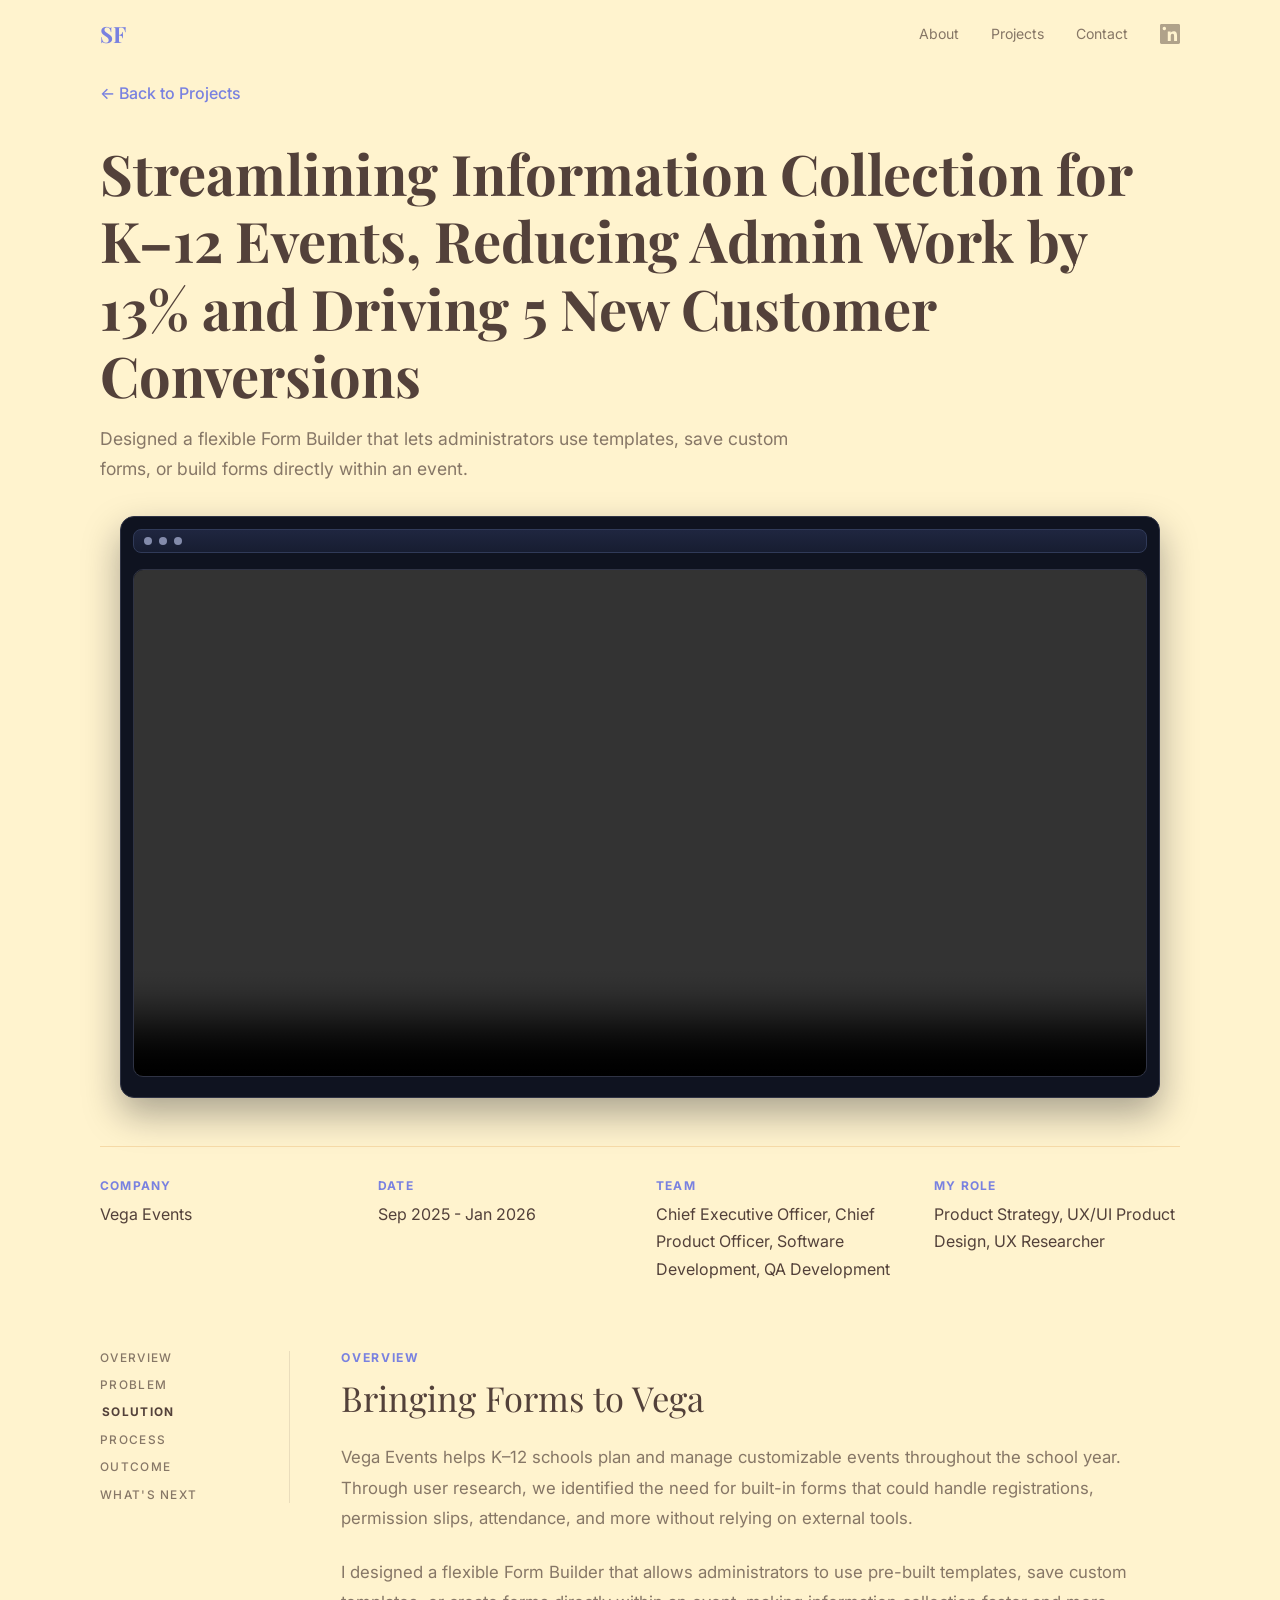
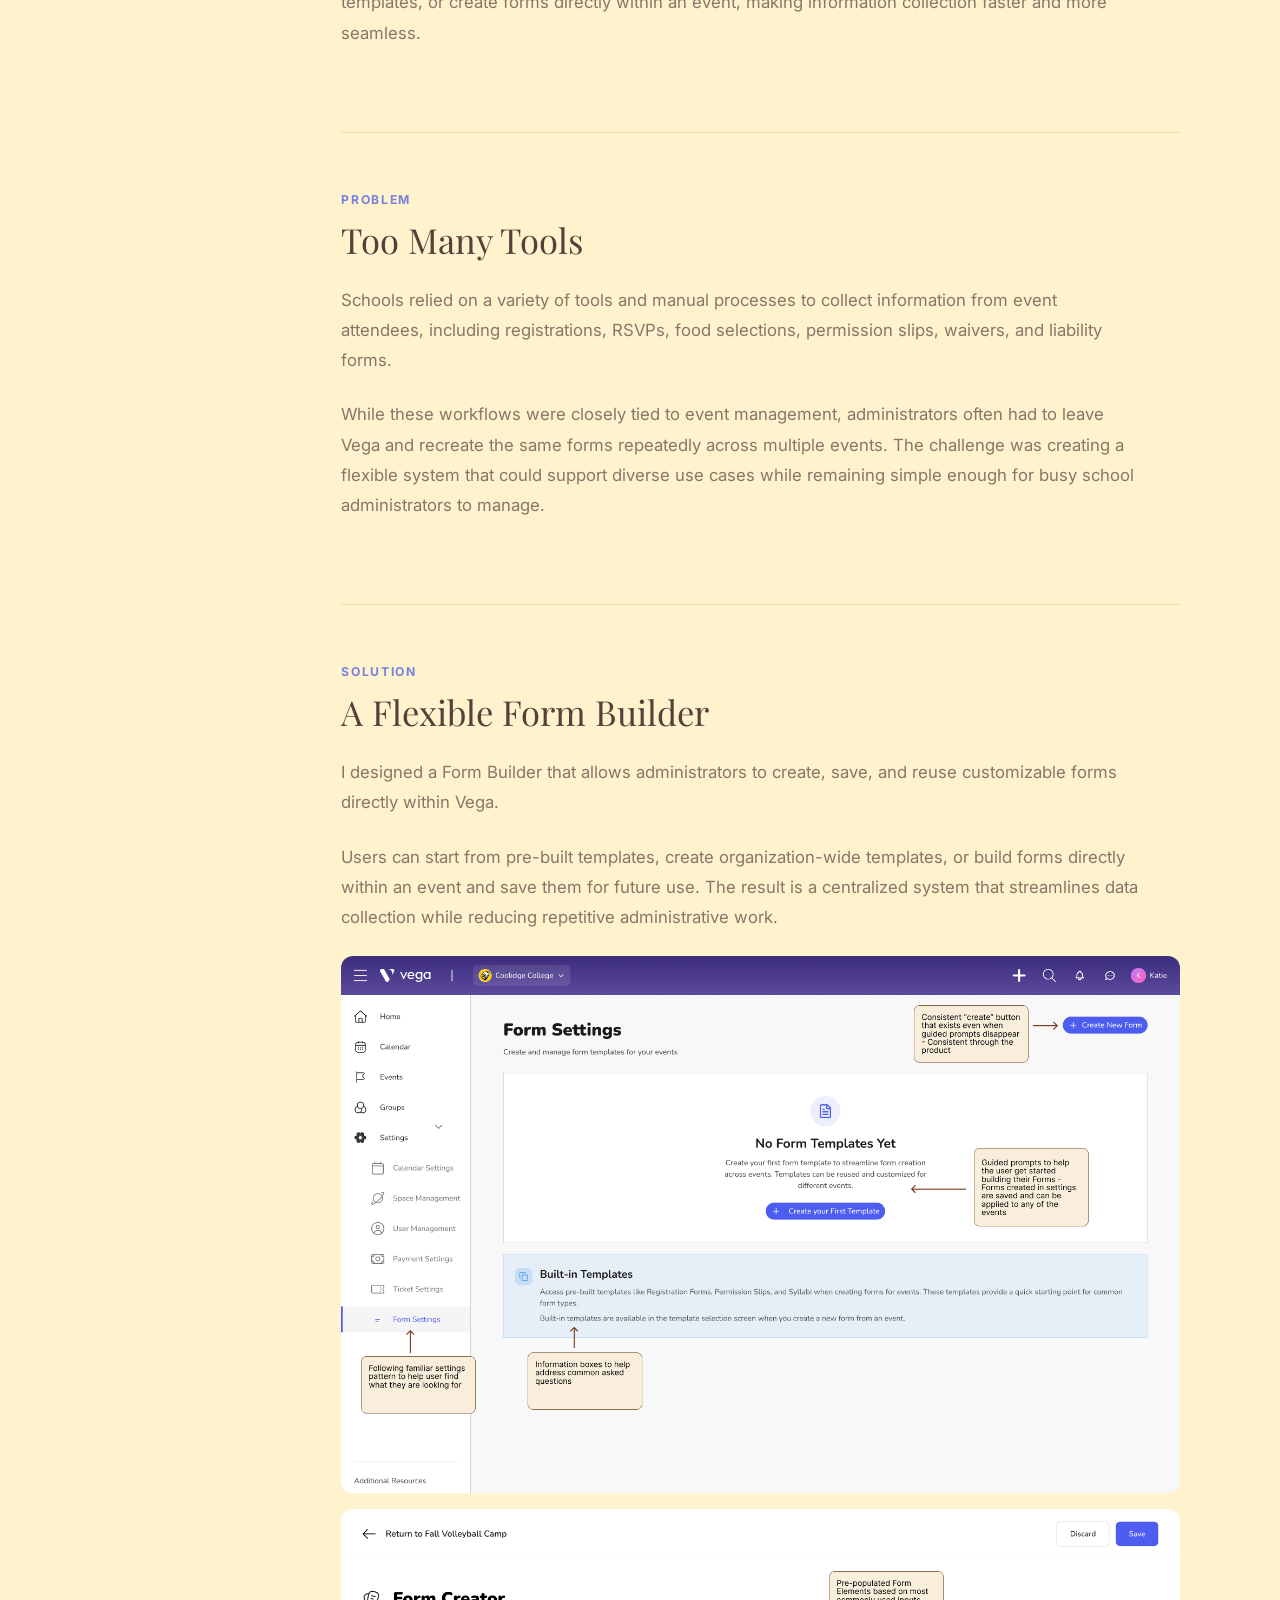
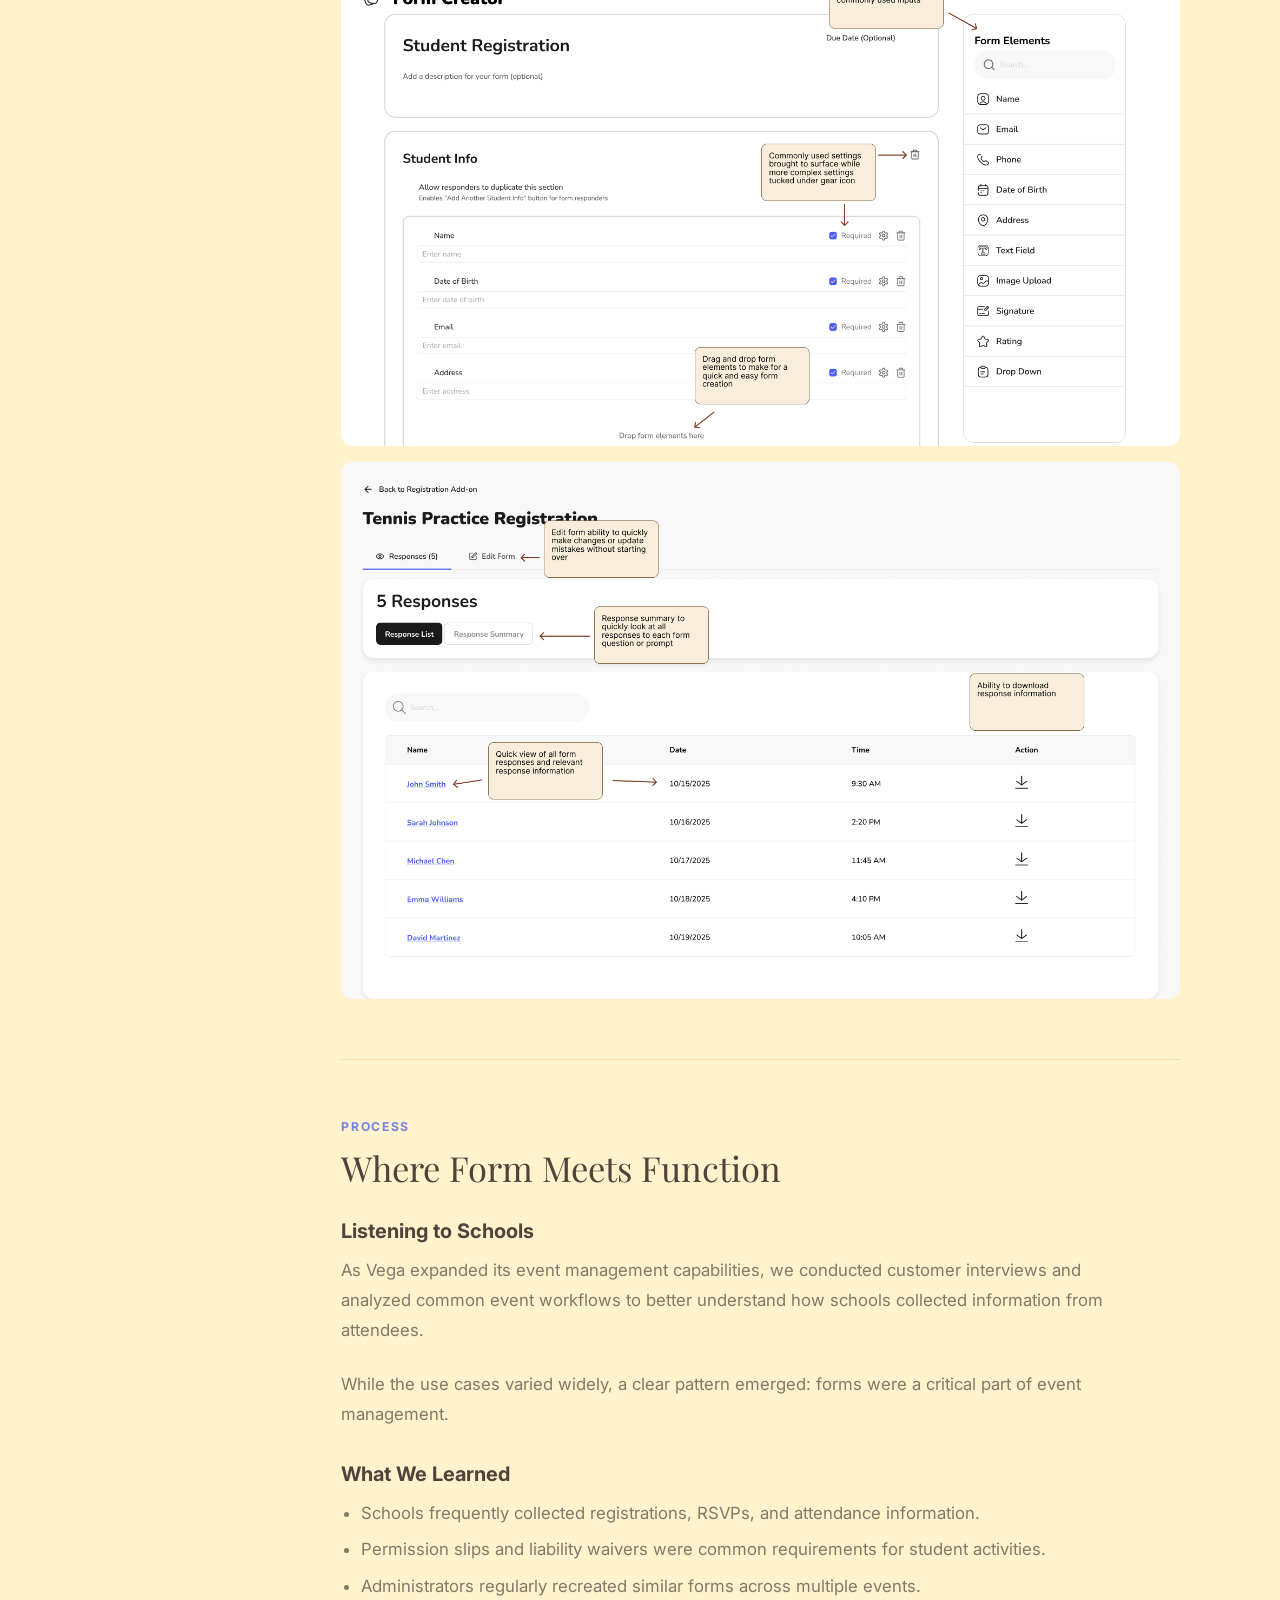
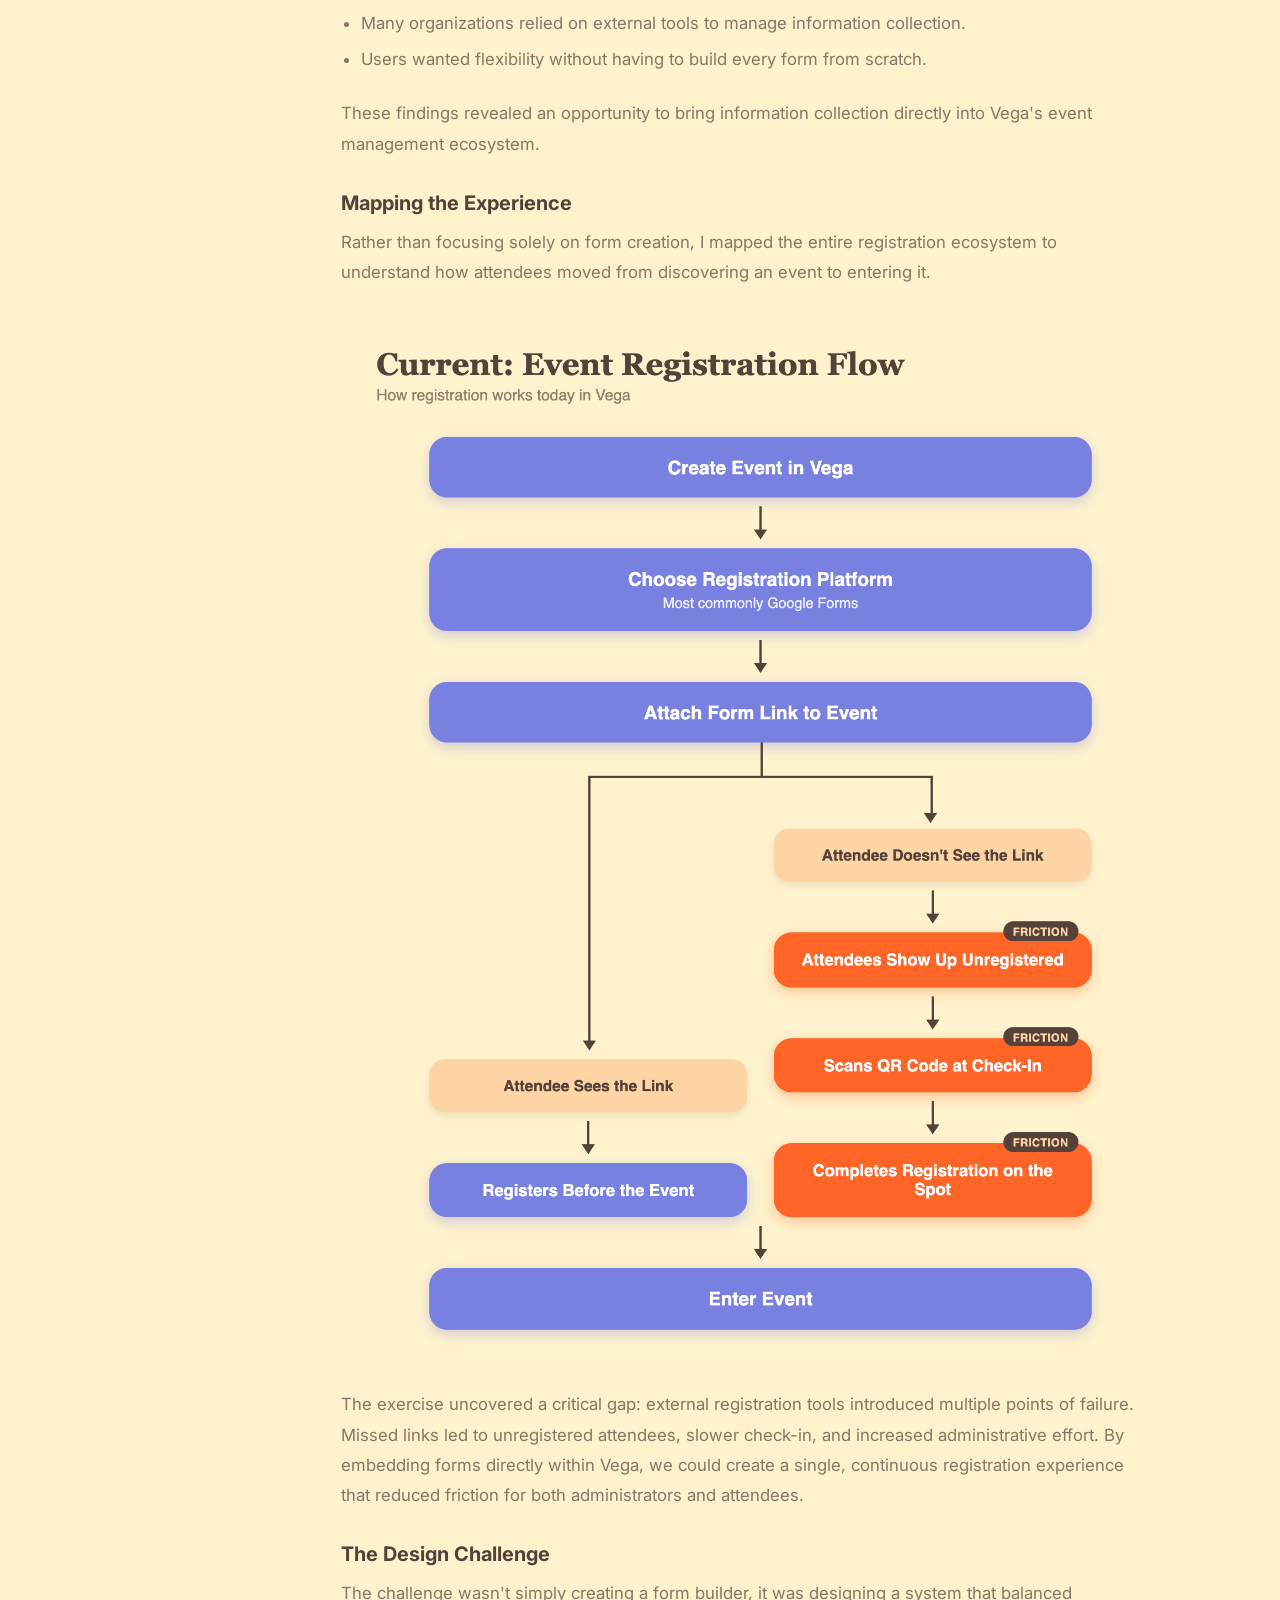
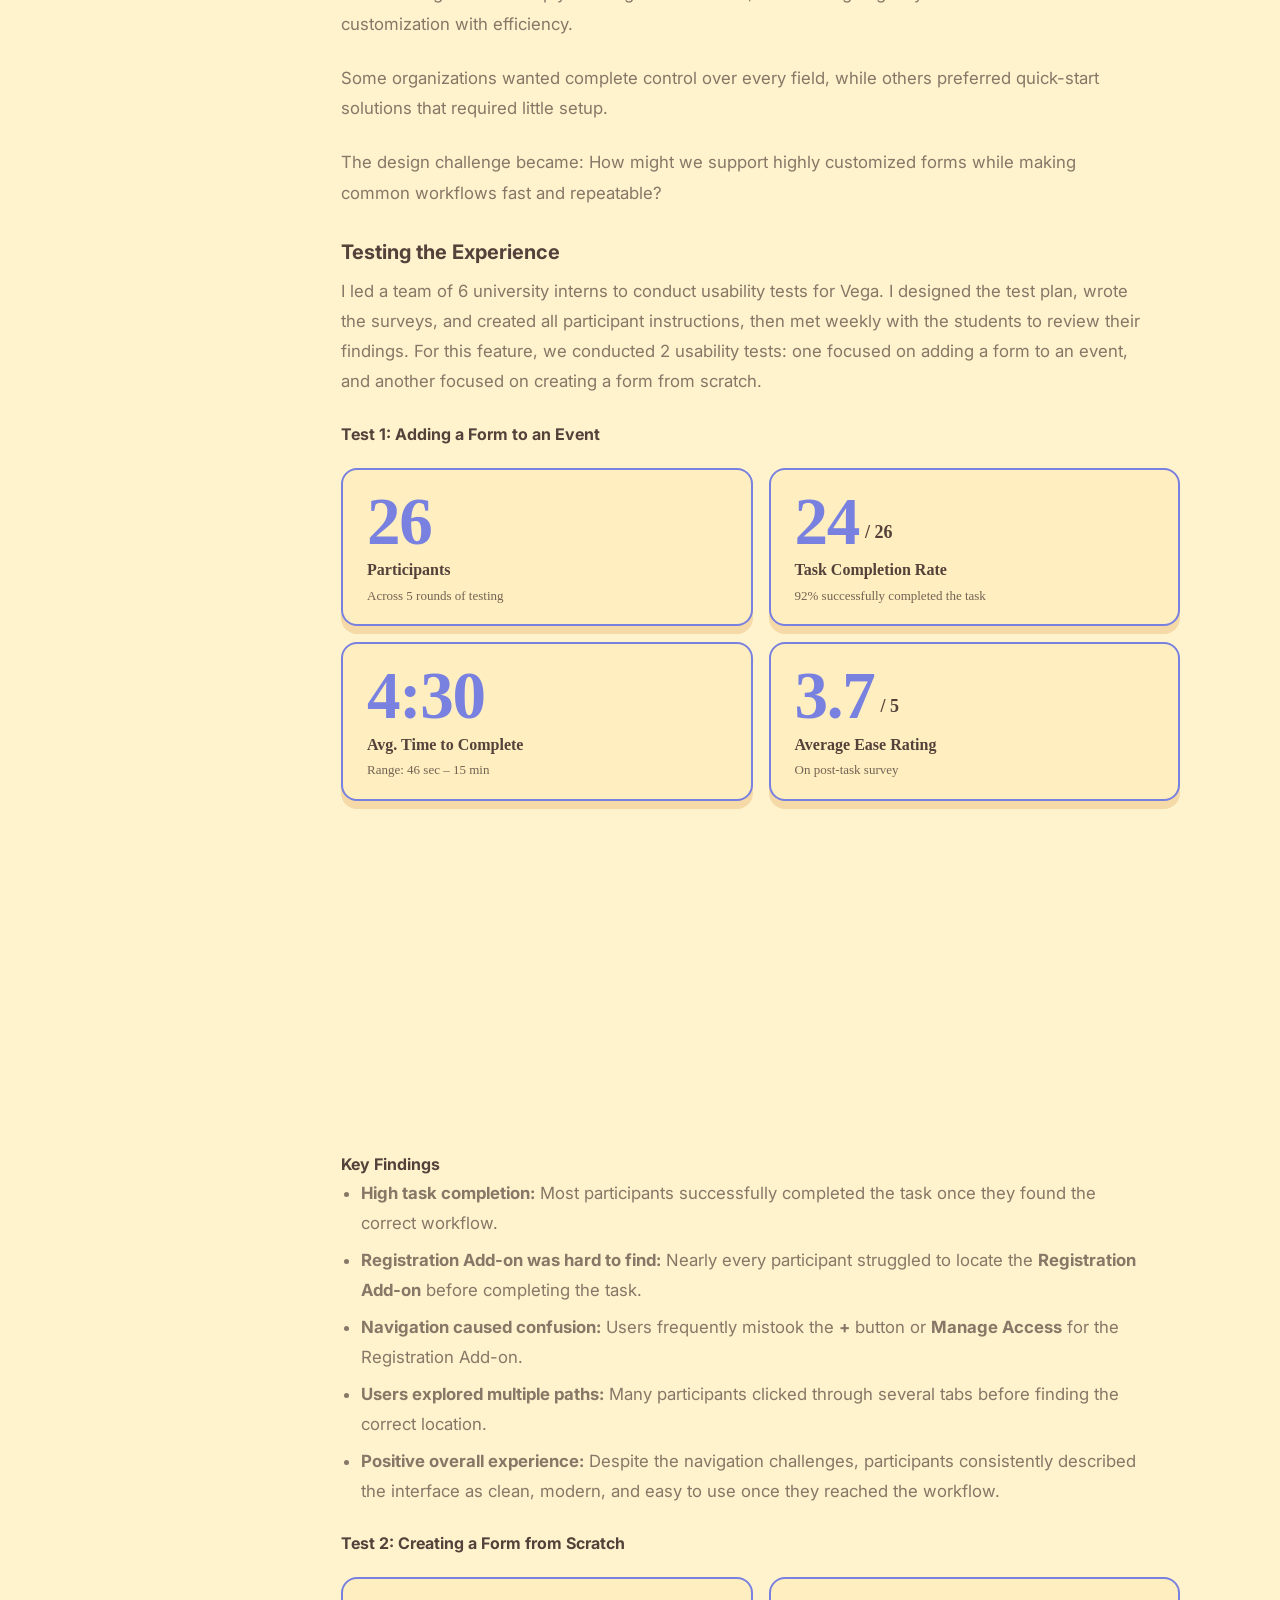
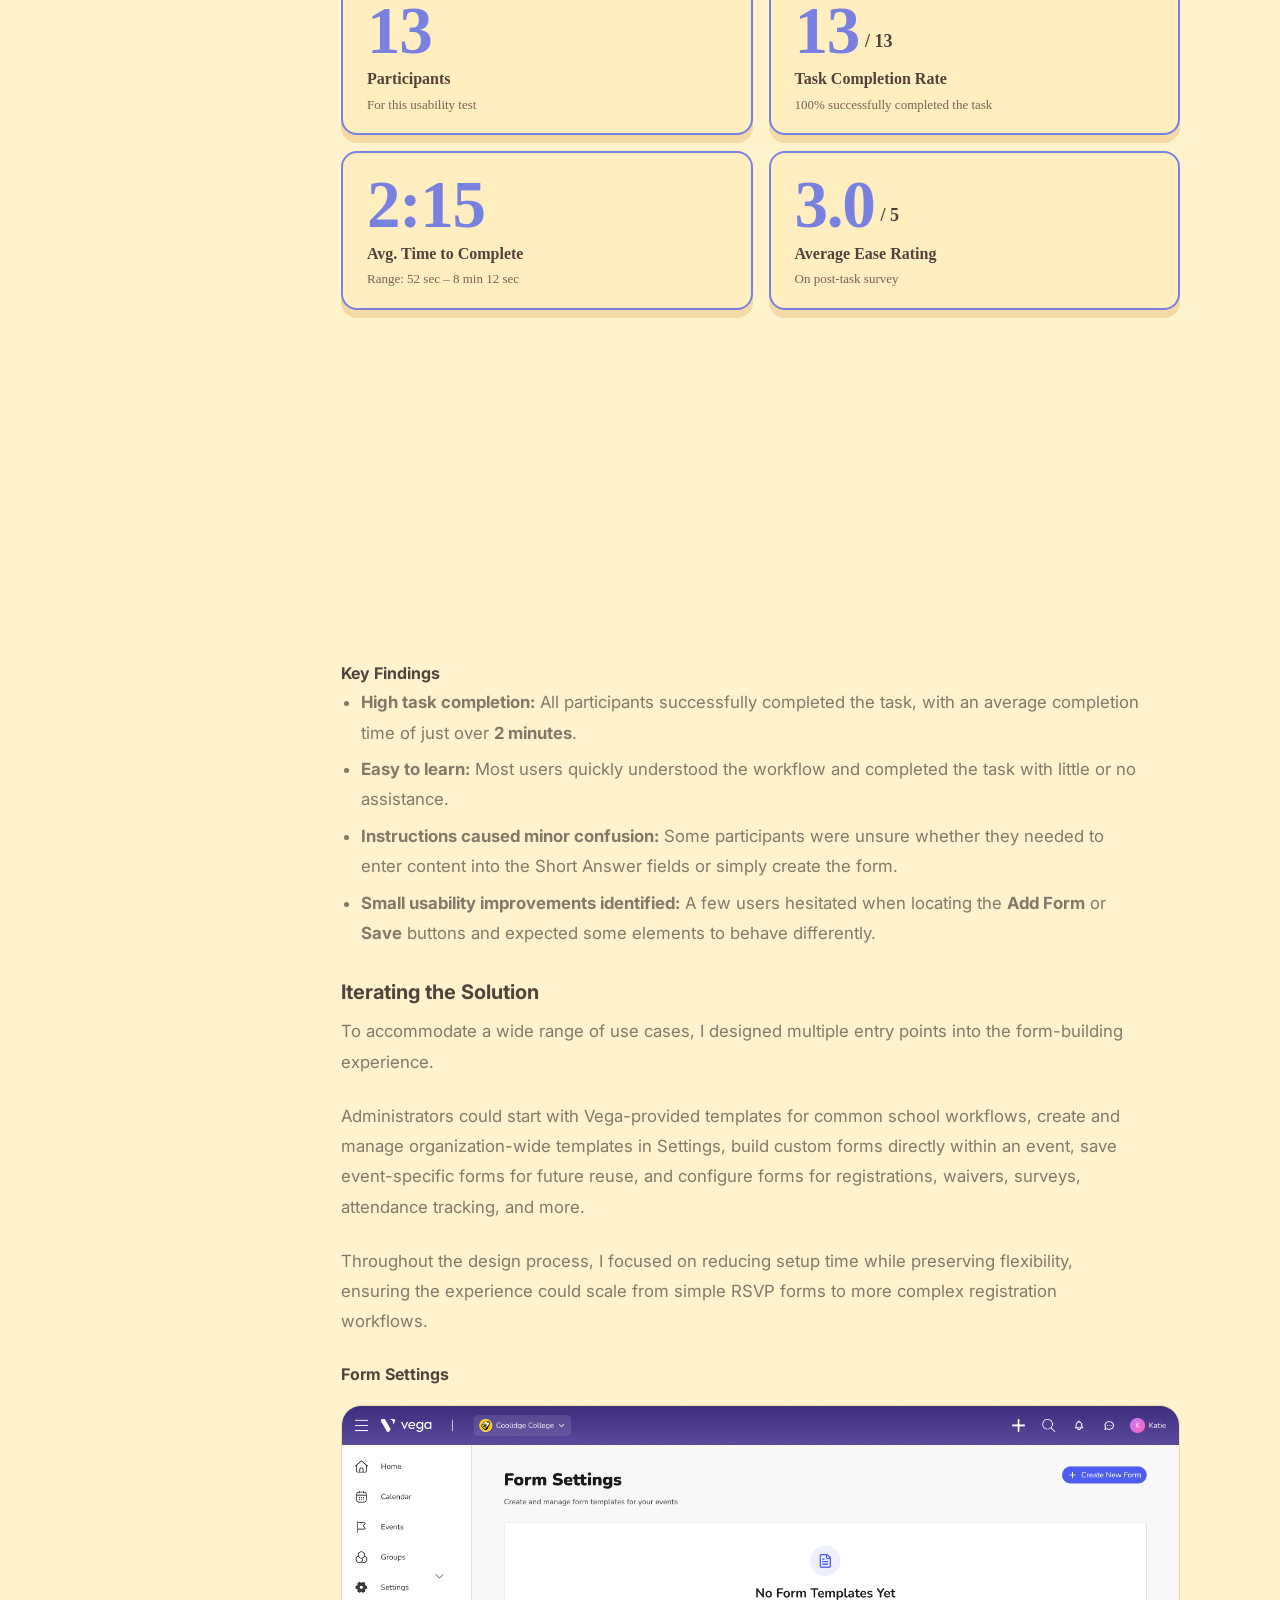
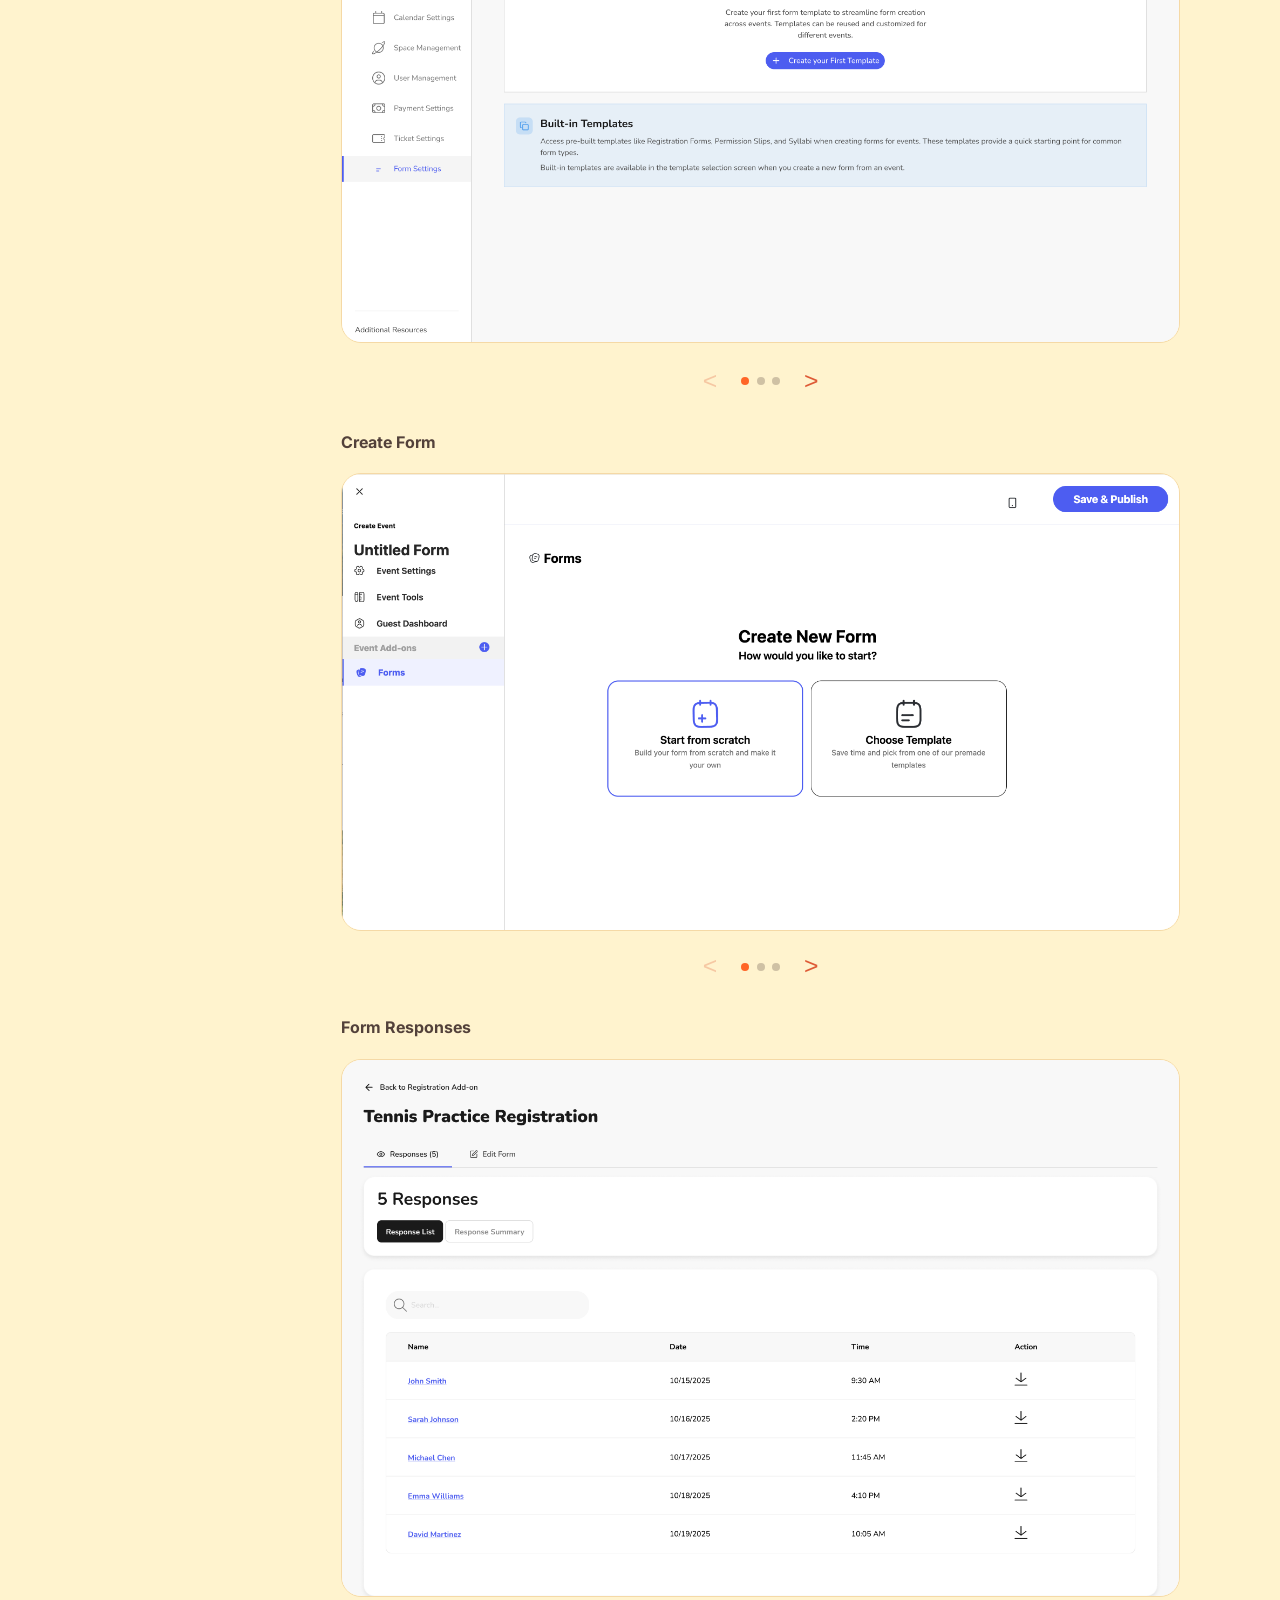
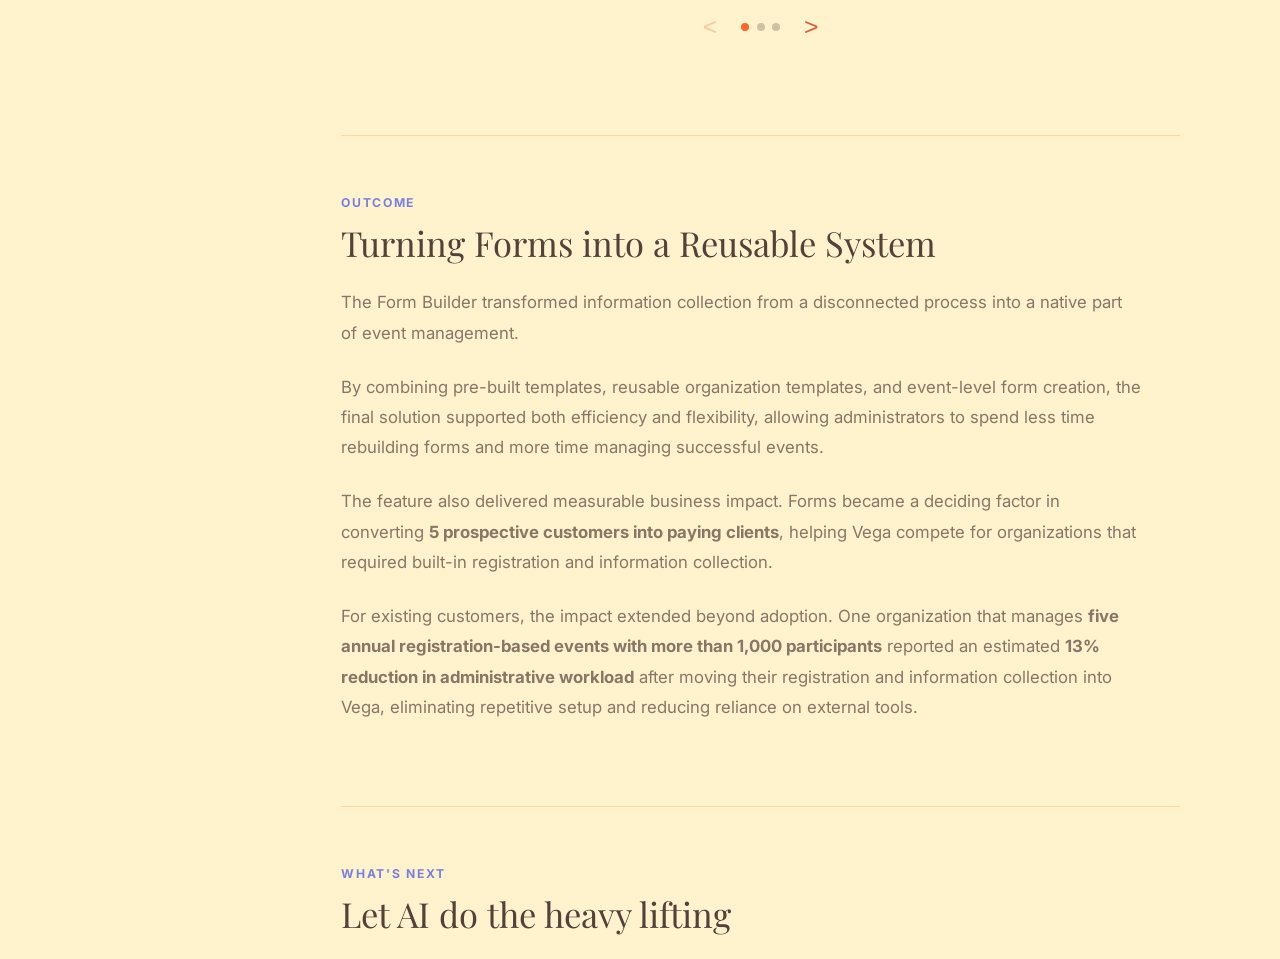
<file: case-study-form-builder.html>
<!DOCTYPE html>
<html lang="en">
<head>
  <meta charset="UTF-8" />
  <meta name="viewport" content="width=device-width, initial-scale=1.0" />
  <title>Streamlining Information Collection for K–12 Events, Reducing Admin Work by 13% and Driving 5 New Customer Conversions — Case Study | Saylor Fuller</title>
  <link rel="stylesheet" href="style.css" />
  <link rel="preconnect" href="https://fonts.googleapis.com" />
  <link rel="preconnect" href="https://fonts.gstatic.com" crossorigin />
  <link href="https://fonts.googleapis.com/css2?family=Inter:wght@300;400;500;600&family=Playfair+Display:wght@700&display=swap" rel="stylesheet" />
  <style>
    .case-study-header {
      padding: 80px 0 40px;
      background: var(--bg);
    }
    .case-study-header h1 {
      font-family: var(--font-serif);
      font-size: clamp(2rem, 5vw, 3.5rem);
      color: var(--text);
      margin-bottom: 1rem;
    }
    .case-study-intro {
      font-size: 1.1rem;
      color: var(--text-muted);
      max-width: 700px;
      margin-bottom: 2rem;
    }
    
    .case-study-meta {
      display: grid;
      grid-template-columns: repeat(auto-fit, minmax(200px, 1fr));
      gap: 2rem;
      margin-top: 3rem;
      padding-top: 2rem;
      border-top: 1px solid var(--border);
    }
    .meta-item h3 {
      font-size: 0.75rem;
      text-transform: uppercase;
      letter-spacing: 0.1em;
      color: var(--accent);
      margin-bottom: 0.5rem;
      font-family: "Inter", var(--font-sans), sans-serif;
      font-weight: 700;
    }
    .meta-item p {
      color: var(--text);
      font-size: 1rem;
    }

    .case-study-section {
      padding: 60px 0;
      border-bottom: 1px solid var(--border);
    }
    .case-study-section:last-of-type {
      border-bottom: none;
    }
    .case-study-section h2 {
      font-family: var(--font-serif);
      font-size: clamp(1.8rem, 4vw, 2.4rem);
      color: var(--text);
      margin-bottom: 2rem;
    }
    .case-study-section h3 {
      color: var(--text);
      font-size: 1.25rem;
      margin: 2rem 0 0.75rem;
      font-family: "Inter", var(--font-sans), sans-serif;
      font-weight: 700;
    }
    .case-study-section p {
      color: var(--text-muted);
      font-size: 1.05rem;
      line-height: 1.8;
      margin-bottom: 1.5rem;
      max-width: 800px;
    }
    .insights-list {
      list-style: disc;
      padding-left: 1.25rem;
      margin: 0 0 1.5rem;
      max-width: 800px;
    }
    .insights-list li {
      color: var(--text-muted);
      font-size: 1.05rem;
      line-height: 1.8;
      margin-bottom: 0.4rem;
    }

    .image-placeholder {
      background: var(--case-surface);
      border: 2px dashed var(--border);
      border-radius: var(--radius-lg);
      padding: 120px 40px;
      text-align: center;
      color: var(--text-muted);
      margin: 3rem 0;
      font-size: 1rem;
    }

    .process-grid {
      display: grid;
      grid-template-columns: repeat(auto-fit, minmax(280px, 1fr));
      gap: 2rem;
      margin: 3rem 0;
    }
    .process-step {
      padding: 2rem;
      background: var(--case-surface);
      border-radius: var(--radius-lg);
    }
    .process-step h3 {
      color: var(--text);
      margin-bottom: 1rem;
      font-size: 1.2rem;
      font-family: "Inter", var(--font-sans), sans-serif;
      font-weight: 700;
    }
    .process-step p {
      color: var(--text-muted);
      font-size: 0.95rem;
    }

    .flow-grid {
      display: grid;
      grid-template-columns: repeat(auto-fit, minmax(280px, 1fr));
      gap: 1.5rem;
      margin: 1.5rem 0;
    }
    .flow-card {
      background: transparent;
      border: 0;
      border-radius: 0;
      padding: 0;
    }
    .flow-card img {
      width: 100%;
      height: auto;
      display: block;
      border-radius: 12px;
    }
    .flow-card h4 {
      color: var(--text);
      font-size: 1rem;
      margin-bottom: 0.9rem;
      font-family: "Inter", var(--font-sans), sans-serif;
      font-weight: 700;
    }
    .flow-steps {
      list-style: none;
      padding: 0;
      margin: 0;
    }
    .flow-steps li {
      color: var(--text-muted);
      line-height: 1.6;
      margin: 0;
      padding: 0;
    }
    .flow-steps li + li::before {
      content: "↓";
      display: block;
      color: var(--accent);
      margin: 0.25rem 0;
    }

    .case-media {
      margin: 1rem 0 0.5rem;
      border-radius: var(--radius-lg);
      overflow: hidden;
      border: 1px solid var(--border);
      background: var(--case-surface);
    }
    .case-media img {
      width: 100%;
      height: auto;
      display: block;
    }
    .case-media video {
      width: 100%;
      height: auto;
      display: block;
    }
    .desktop-frame {
      max-width: 1040px;
      margin: 2rem auto 0.5rem;
      border-radius: 14px;
      border: 1px solid #2f3344;
      background: #0f1320;
      padding: 0.75rem;
      box-shadow: 0 16px 36px rgba(14, 17, 29, 0.35);
    }
    .desktop-frame-top {
      height: 24px;
      border-radius: 8px;
      background: linear-gradient(180deg, #1f2640 0%, #171d31 100%);
      border: 1px solid #303a58;
      margin-bottom: 0.6rem;
      display: flex;
      align-items: center;
      gap: 0.45rem;
      padding: 0 0.6rem;
    }
    .desktop-frame-dot {
      width: 8px;
      height: 8px;
      border-radius: 50%;
      background: #8f97b8;
      opacity: 0.9;
    }
    .desktop-frame-screen {
      border-radius: 10px;
      overflow: hidden;
      border: 1px solid #2f3344;
      background: #0b0f1b;
    }
    .desktop-frame.solution-frame {
      max-width: 1040px;
      margin-top: 1.25rem;
      margin-bottom: 0.5rem;
    }

    .solution-media-row {
      display: grid;
      grid-template-columns: 1fr;
      gap: 1rem;
      margin-top: 1.25rem;
      max-width: 1040px;
    }
    .solution-media-row img {
      width: 100%;
      height: auto;
      display: block;
      border-radius: 12px;
    }

    .media-row {
      display: grid;
      grid-template-columns: repeat(3, minmax(0, 1fr));
      gap: 1rem;
      margin-top: 1rem;
      max-width: 1120px;
    }
    .media-group {
      margin-top: 1.5rem;
    }
    .media-group h4 {
      margin: 0 0 0.25rem;
      color: var(--text);
      font-size: 1rem;
      font-family: "Inter", var(--font-sans), sans-serif;
      font-weight: 700;
    }

    .findings-embed {
      max-width: 980px;
      margin-top: 1rem;
    }
    .findings-embed iframe {
      display: block;
      width: 100%;
      min-height: 320px;
      height: auto;
      border: 0;
      background: transparent;
      overflow: hidden;
    }

    .back-link {
      display: inline-flex;
      align-items: center;
      gap: 0.5rem;
      color: var(--accent);
      text-decoration: none;
      font-weight: 500;
      margin-bottom: 2rem;
      transition: all var(--transition);
    }
    .back-link:hover {
      color: var(--accent2);
    }

    @media (max-width: 980px) {
      .media-row {
        grid-template-columns: repeat(2, minmax(0, 1fr));
      }
      .solution-media-row {
        grid-template-columns: repeat(2, minmax(0, 1fr));
      }
    }
    @media (max-width: 700px) {
      .media-row {
        grid-template-columns: 1fr;
      }
      .solution-media-row {
        grid-template-columns: 1fr;
      }
    }
  </style>
</head>
<body>

  <!-- ===================== NAV ===================== -->
  <nav id="navbar">
    <div class="nav-inner">
      <a href="index.html" class="nav-logo">SF</a>
      <button class="nav-toggle" aria-label="Toggle menu" aria-expanded="false">
        <span></span><span></span><span></span>
      </button>
      <ul class="nav-links">
        <li><a href="about.html">About</a></li>
        <li><a href="index.html#projects">Projects</a></li>
        <li><a href="index.html#contact">Contact</a></li>
        <li>
          <a href="https://www.linkedin.com/in/saylor-fuller/" target="_blank" rel="noopener" class="nav-icon" aria-label="LinkedIn">
            <svg xmlns="http://www.w3.org/2000/svg" width="20" height="20" viewBox="0 0 24 24" fill="currentColor">
              <path d="M20.45 20.45h-3.56v-5.57c0-1.33-.03-3.04-1.85-3.04-1.85 0-2.14 1.45-2.14 2.94v5.67H9.34V9h3.41v1.56h.05c.48-.9 1.64-1.85 3.37-1.85 3.6 0 4.27 2.37 4.27 5.45v6.29zM5.34 7.43a2.07 2.07 0 1 1 0-4.13 2.07 2.07 0 0 1 0 4.13zM3.56 20.45h3.56V9H3.56v11.45zM22.23 0H1.77C.79 0 0 .77 0 1.72v20.56C0 23.23.79 24 1.77 24h20.46C23.21 24 24 23.23 24 22.28V1.72C24 .77 23.21 0 22.23 0z"/>
            </svg>
          </a>
        </li>
      </ul>
    </div>
  </nav>

  <!-- ===================== CASE STUDY ===================== -->
  <main>
    <section class="case-study-header">
      <div class="container">
        <a href="index.html#projects" class="back-link">← Back to Projects</a>
        <h1>Streamlining Information Collection for K–12 Events, Reducing Admin Work by 13% and Driving 5 New Customer Conversions</h1>
        <p class="case-study-intro">
          Designed a flexible Form Builder that lets administrators use templates, save custom forms, or build forms directly within an event.
        </p>

        <div class="desktop-frame">
          <div class="desktop-frame-top" aria-hidden="true">
            <span class="desktop-frame-dot"></span>
            <span class="desktop-frame-dot"></span>
            <span class="desktop-frame-dot"></span>
          </div>
          <figure class="case-media desktop-frame-screen">
            <video controls preload="metadata">
              <source src="form-builder-design-iteration.reencoded.mp4" type="video/mp4" />
              Your browser does not support the video tag.
            </video>
          </figure>
        </div>

        <script>
          (() => {
            const init = async () => {
              const video = document.querySelector('video');
              if (!video || video.dataset.blobLoaded === 'true') return;
              const source = video.querySelector('source[src]');
              const sourceUrl = source && source.getAttribute('src');
              if (!sourceUrl) return;
              try {
                const response = await fetch(sourceUrl);
                if (!response.ok) return;
                const blob = await response.blob();
                video.src = URL.createObjectURL(blob);
                video.dataset.blobLoaded = 'true';
                video.load();
              } catch (_error) {
                // Keep the direct source fallback.
              }
            };

            if (document.readyState === 'loading') {
              document.addEventListener('DOMContentLoaded', init, { once: true });
            } else {
              init();
            }
          })();
        </script>

        <div class="case-study-meta">
          <div class="meta-item">
            <h3>Company</h3>
            <p>Vega Events</p>
          </div>
          <div class="meta-item">
            <h3>Date</h3>
            <p>Sep 2025 - Jan 2026</p>
          </div>
          <div class="meta-item">
            <h3>Team</h3>
            <p>Chief Executive Officer, Chief Product Officer, Software Development, QA Development</p>
          </div>
          <div class="meta-item">
            <h3>My Role</h3>
            <p>Product Strategy, UX/UI Product Design, UX Researcher</p>
          </div>
        </div>
      </div>
    </section>

    <section class="case-study-section">
      <div class="container">
        <h2 data-subhead="Bringing Forms to Vega">Overview</h2>
        <p>
          Vega Events helps K–12 schools plan and manage customizable events throughout the school year. Through user research, we identified the need for built-in forms that could handle registrations, permission slips, attendance, and more without relying on external tools.
        </p>
        <p>
          I designed a flexible Form Builder that allows administrators to use pre-built templates, save custom templates, or create forms directly within an event, making information collection faster and more seamless.
        </p>
      </div>
    </section>

    <section class="case-study-section">
      <div class="container">
        <h2 data-subhead="Too Many Tools">Problem</h2>
        <p>
          Schools relied on a variety of tools and manual processes to collect information from event attendees, including registrations, RSVPs, food selections, permission slips, waivers, and liability forms.
        </p>
        <p>
          While these workflows were closely tied to event management, administrators often had to leave Vega and recreate the same forms repeatedly across multiple events. The challenge was creating a flexible system that could support diverse use cases while remaining simple enough for busy school administrators to manage.
        </p>
      </div>
    </section>

    <section class="case-study-section">
      <div class="container">
        <h2 data-subhead="A Flexible Form Builder">Solution</h2>
        <p>
          I designed a Form Builder that allows administrators to create, save, and reuse customizable forms directly within Vega.
        </p>
        <p>
          Users can start from pre-built templates, create organization-wide templates, or build forms directly within an event and save them for future use. The result is a centralized system that streamlines data collection while reducing repetitive administrative work.
        </p>
        <div class="solution-media-row">
          <img src="Case Study Content/Form Feature/Images/Form Settings Mockup.png" alt="Annotated Form Settings screen" loading="lazy" />
          <img src="Case Study Content/Form Feature/Images/Create Form Mockup.png" alt="Annotated Create Form screen" loading="lazy" />
          <img src="Case Study Content/Form Feature/Images/Form Response Mockup.png" alt="Annotated Form Responses screen" loading="lazy" />
        </div>
      </div>
    </section>

    <section class="case-study-section">
      <div class="container">
        <h2 data-subhead="Where Form Meets Function">Process</h2>
        <h3>Listening to Schools</h3>
        <p>
          As Vega expanded its event management capabilities, we conducted customer interviews and analyzed common event workflows to better understand how schools collected information from attendees.
        </p>
        <p>
          While the use cases varied widely, a clear pattern emerged: forms were a critical part of event management.
        </p>

        <h3>What We Learned</h3>
        <ul class="insights-list">
          <li>Schools frequently collected registrations, RSVPs, and attendance information.</li>
          <li>Permission slips and liability waivers were common requirements for student activities.</li>
          <li>Administrators regularly recreated similar forms across multiple events.</li>
          <li>Many organizations relied on external tools to manage information collection.</li>
          <li>Users wanted flexibility without having to build every form from scratch.</li>
        </ul>
        <p>
          These findings revealed an opportunity to bring information collection directly into Vega's event management ecosystem.
        </p>

        <h3>Mapping the Experience</h3>
        <p>
          Rather than focusing solely on form creation, I mapped the entire registration ecosystem to understand how attendees moved from discovering an event to entering it.
        </p>

        <div class="flow-grid">
          <div class="flow-card">
            <img src="Case%20Study%20Content/Form%20Feature/Flow%20Chart.png" alt="Current event registration flow with friction points" loading="lazy" />
          </div>
        </div>
        <p>
          The exercise uncovered a critical gap: external registration tools introduced multiple points of failure. Missed links led to unregistered attendees, slower check-in, and increased administrative effort. By embedding forms directly within Vega, we could create a single, continuous registration experience that reduced friction for both administrators and attendees.
        </p>

        <h3>The Design Challenge</h3>
        <p>
          The challenge wasn't simply creating a form builder, it was designing a system that balanced customization with efficiency.
        </p>
        <p>
          Some organizations wanted complete control over every field, while others preferred quick-start solutions that required little setup.
        </p>
        <p>
          The design challenge became: How might we support highly customized forms while making common workflows fast and repeatable?
        </p>

        <h3>Testing the Experience</h3>
        <p>
          I led a team of 6 university interns to conduct usability tests for Vega. I designed the test plan, wrote the surveys, and created all participant instructions, then met weekly with the students to review their findings. For this feature, we conducted 2 usability tests: one focused on adding a form to an event, and another focused on creating a form from scratch.
        </p>

        <h4>Test 1: Adding a Form to an Event</h4>
        <div class="findings-embed">
          <iframe src="form-builder-usability-findings.html" title="Form Builder usability test findings"></iframe>
        </div>
        <h4>Key Findings</h4>
        <ul class="insights-list">
          <li><strong>High task completion:</strong> Most participants successfully completed the task once they found the correct workflow.</li>
          <li><strong>Registration Add-on was hard to find:</strong> Nearly every participant struggled to locate the <strong>Registration Add-on</strong> before completing the task.</li>
          <li><strong>Navigation caused confusion:</strong> Users frequently mistook the <strong>+</strong> button or <strong>Manage Access</strong> for the Registration Add-on.</li>
          <li><strong>Users explored multiple paths:</strong> Many participants clicked through several tabs before finding the correct location.</li>
          <li><strong>Positive overall experience:</strong> Despite the navigation challenges, participants consistently described the interface as clean, modern, and easy to use once they reached the workflow.</li>
        </ul>

        <h4>Test 2: Creating a Form from Scratch</h4>
        <div class="findings-embed">
          <iframe src="form-builder-usability-findings-test-2.html" title="Form Builder usability test findings for creating a form from scratch"></iframe>
        </div>
        <h4>Key Findings</h4>
        <ul class="insights-list">
          <li><strong>High task completion:</strong> All participants successfully completed the task, with an average completion time of just over <strong>2 minutes</strong>.</li>
          <li><strong>Easy to learn:</strong> Most users quickly understood the workflow and completed the task with little or no assistance.</li>
          <li><strong>Instructions caused minor confusion:</strong> Some participants were unsure whether they needed to enter content into the Short Answer fields or simply create the form.</li>
          <li><strong>Small usability improvements identified:</strong> A few users hesitated when locating the <strong>Add Form</strong> or <strong>Save</strong> buttons and expected some elements to behave differently.</li>
        </ul>

        <h3>Iterating the Solution</h3>
        <p>
          To accommodate a wide range of use cases, I designed multiple entry points into the form-building experience.
        </p>
        <p>
          Administrators could start with Vega-provided templates for common school workflows, create and manage organization-wide templates in Settings, build custom forms directly within an event, save event-specific forms for future reuse, and configure forms for registrations, waivers, surveys, attendance tracking, and more.
        </p>
        <p>
          Throughout the design process, I focused on reducing setup time while preserving flexibility, ensuring the experience could scale from simple RSVP forms to more complex registration workflows.
        </p>

        <div class="media-group">
          <h4>Form Settings</h4>
          <div class="media-row">
            <figure class="case-media">
              <img src="form-builder-settings-1.png" alt="Form settings screen one" loading="lazy" />
            </figure>
            <figure class="case-media">
              <img src="form-builder-settings-2.png" alt="Form settings screen two" loading="lazy" />
            </figure>
            <figure class="case-media">
              <img src="form-builder-settings-3.png" alt="Form settings screen three" loading="lazy" />
            </figure>
          </div>
        </div>

        <div class="media-group">
          <h4>Create Form</h4>
          <div class="media-row">
            <figure class="case-media">
              <img src="form-builder-create-1.png" alt="Create form flow screen one" loading="lazy" />
            </figure>
            <figure class="case-media">
              <img src="form-builder-create-2.png" alt="Create form flow screen two" loading="lazy" />
            </figure>
            <figure class="case-media">
              <img src="form-builder-create-3.png" alt="Create form flow screen three" loading="lazy" />
            </figure>
          </div>
        </div>

        <div class="media-group">
          <h4>Form Responses</h4>
          <div class="media-row">
            <figure class="case-media">
              <img src="form-builder-responses-1.png" alt="Form responses screen one" loading="lazy" />
            </figure>
            <figure class="case-media">
              <img src="form-builder-responses-2.png" alt="Form responses screen two" loading="lazy" />
            </figure>
            <figure class="case-media">
              <img src="form-builder-responses-3.png" alt="Form responses screen three" loading="lazy" />
            </figure>
          </div>
        </div>
      </div>
    </section>

    <section class="case-study-section">
      <div class="container">
        <h2 data-subhead="Turning Forms into a Reusable System">Outcome</h2>
        <p>
          The Form Builder transformed information collection from a disconnected process into a native part of event management.
        </p>
        <p>
          By combining pre-built templates, reusable organization templates, and event-level form creation, the final solution supported both efficiency and flexibility, allowing administrators to spend less time rebuilding forms and more time managing successful events.
        </p>
        <p>
          The feature also delivered measurable business impact. Forms became a deciding factor in converting <strong>5 prospective customers into paying clients</strong>, helping Vega compete for organizations that required built-in registration and information collection.
        </p>
        <p>
          For existing customers, the impact extended beyond adoption. One organization that manages <strong>five annual registration-based events with more than 1,000 participants</strong> reported an estimated <strong>13% reduction in administrative workload</strong> after moving their registration and information collection into Vega, eliminating repetitive setup and reducing reliance on external tools.
        </p>
      </div>
    </section>

    <section class="case-study-section">
      <div class="container">
        <h2 data-subhead="Let AI do the heavy lifting">What's Next</h2>
        <p>
          The first iteration of the Form Builder focused on balancing flexibility with simplicity for users who often struggled to adopt new technology. The next evolution would shift much of that complexity from the user to the platform through AI.
        </p>
        <p>
          Instead of starting with a blank form, Vega could generate tailored templates based on the organization's type—school, business, or community group—using patterns from commonly used forms. Users would begin with a relevant starting point rather than building from scratch.
        </p>
        <p>
          The experience could go even further by replacing traditional form building altogether. Administrators could simply describe the information they want to collect, and AI would generate the appropriate questions, field types, and form structure automatically.
        </p>
        <p>
          By reducing setup and eliminating unnecessary complexity, AI could make information collection feel like a natural part of event creation, helping every user build the right form with confidence.
        </p>
      </div>
    </section>
  </main>

  <!-- ===================== FOOTER ===================== -->
  <footer>
    <div class="container footer-inner">
      <p>Designed &amp; built by <strong>Saylor Fuller</strong> · <span id="year"></span></p>
      <div class="footer-links">
        <a href="https://www.linkedin.com/in/saylor-fuller/" target="_blank" rel="noopener" aria-label="LinkedIn">
          <svg xmlns="http://www.w3.org/2000/svg" width="18" height="18" viewBox="0 0 24 24" fill="currentColor"><path d="M20.45 20.45h-3.56v-5.57c0-1.33-.03-3.04-1.85-3.04-1.85 0-2.14 1.45-2.14 2.94v5.67H9.34V9h3.41v1.56h.05c.48-.9 1.64-1.85 3.37-1.85 3.6 0 4.27 2.37 4.27 5.45v6.29zM5.34 7.43a2.07 2.07 0 1 1 0-4.13 2.07 2.07 0 0 1 0 4.13zM3.56 20.45h3.56V9H3.56v11.45zM22.23 0H1.77C.79 0 0 .77 0 1.72v20.56C0 23.23.79 24 1.77 24h20.46C23.21 24 24 23.23 24 22.28V1.72C24 .77 23.21 0 22.23 0z"/></svg>
        </a>
      </div>
    </div>
  </footer>

  <script src="script.js"></script>
</body>
</html>
</file>
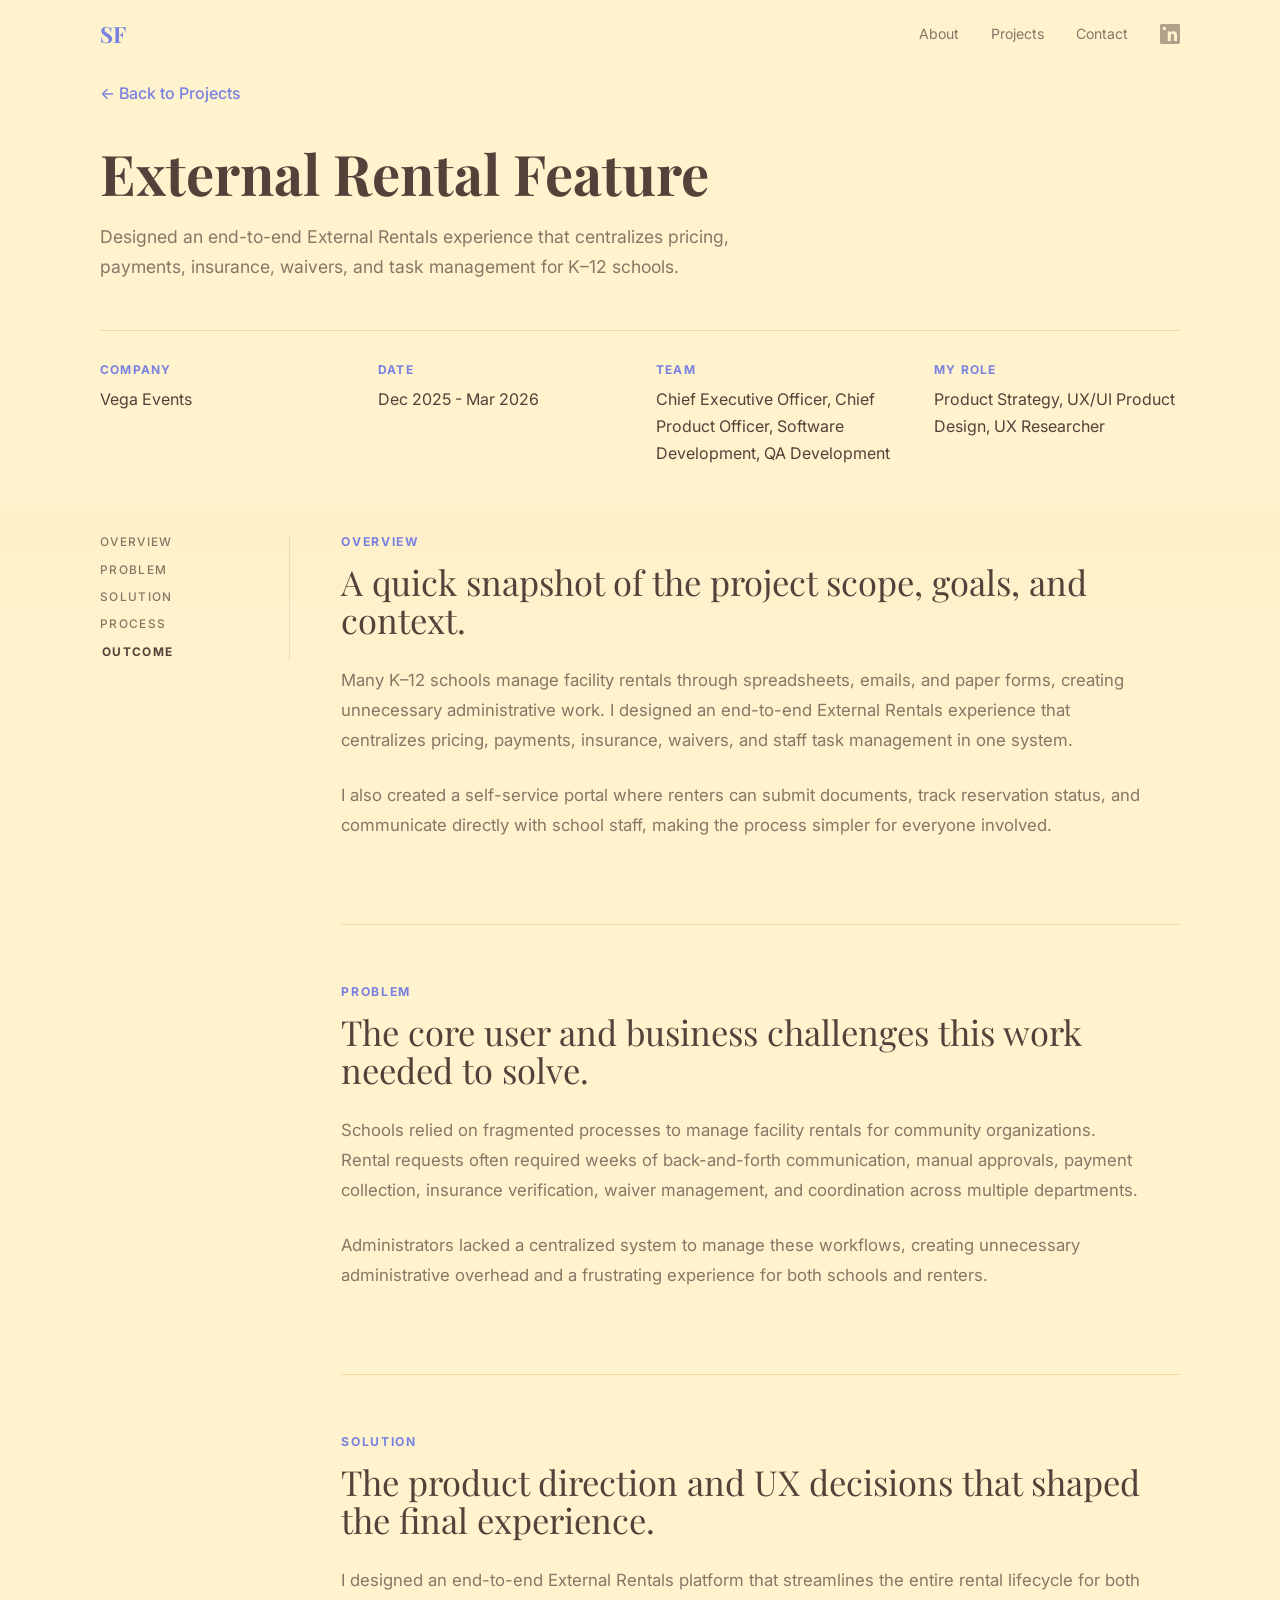
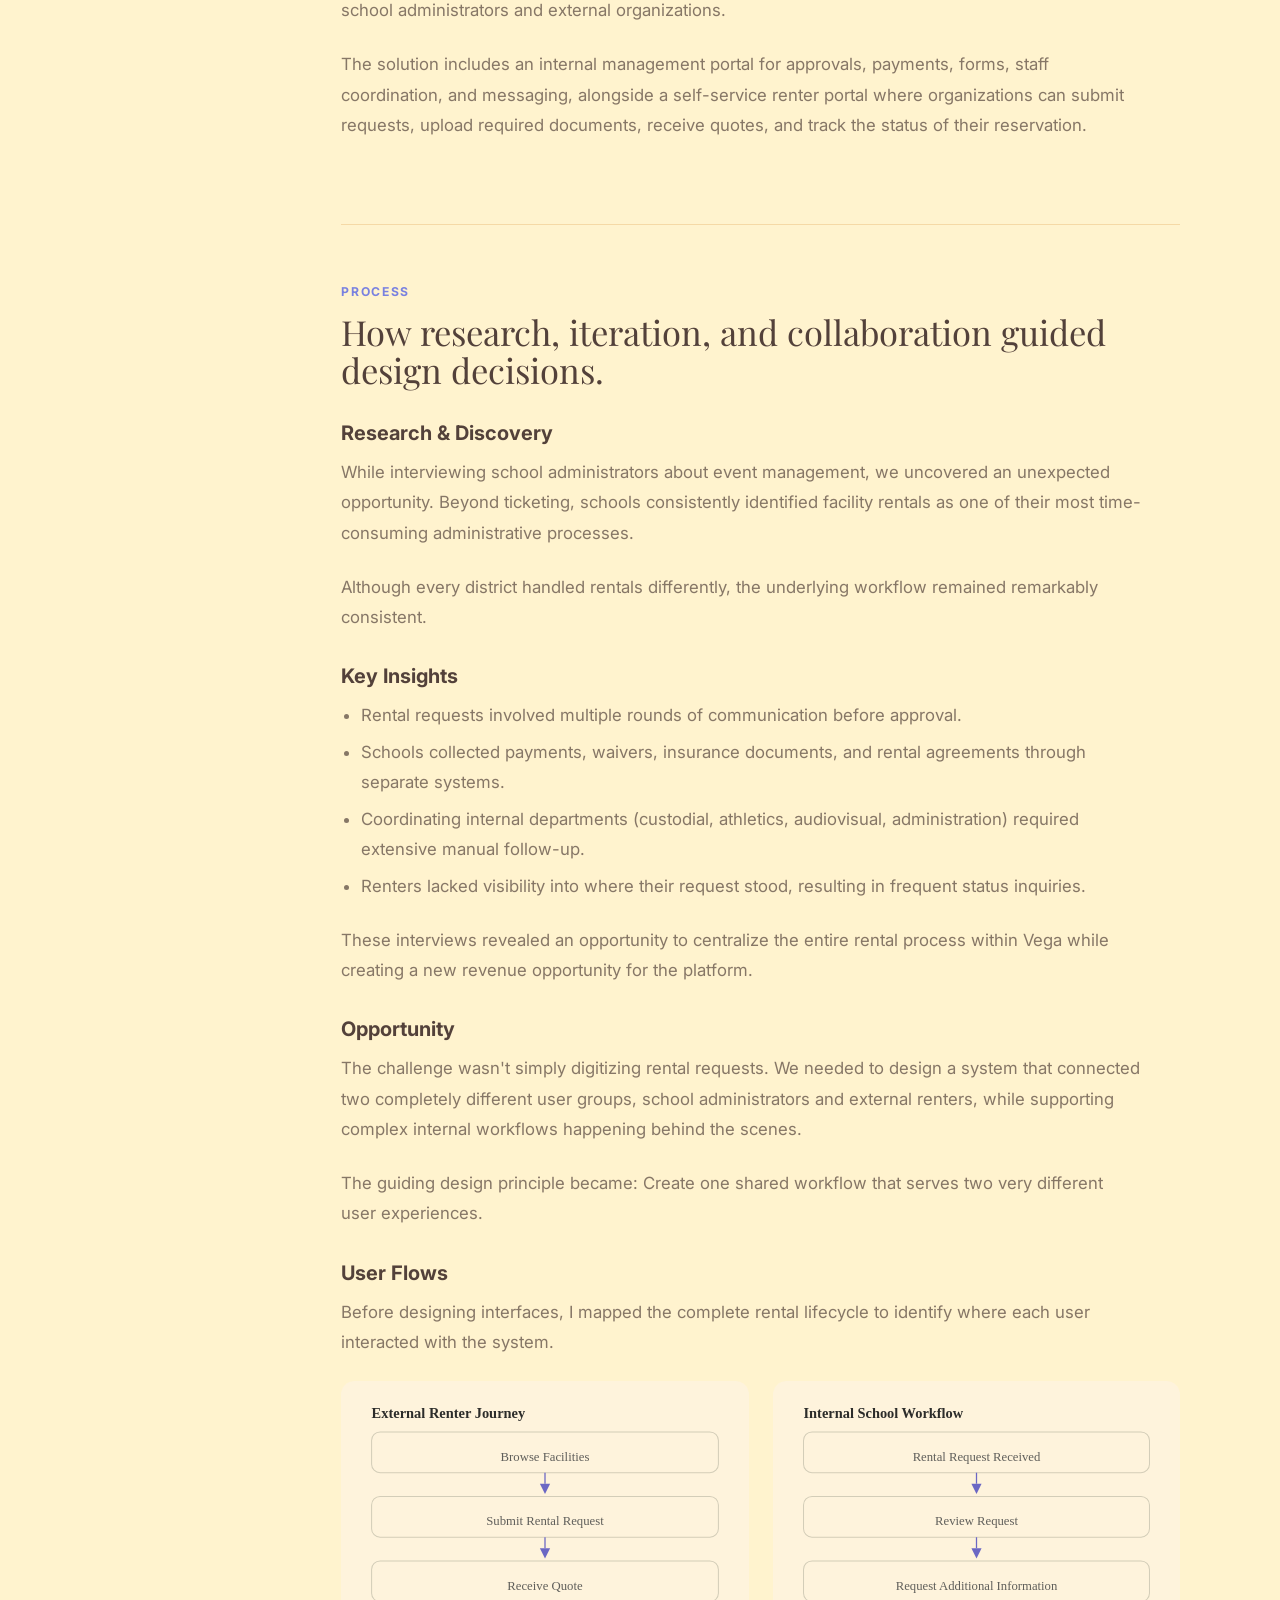
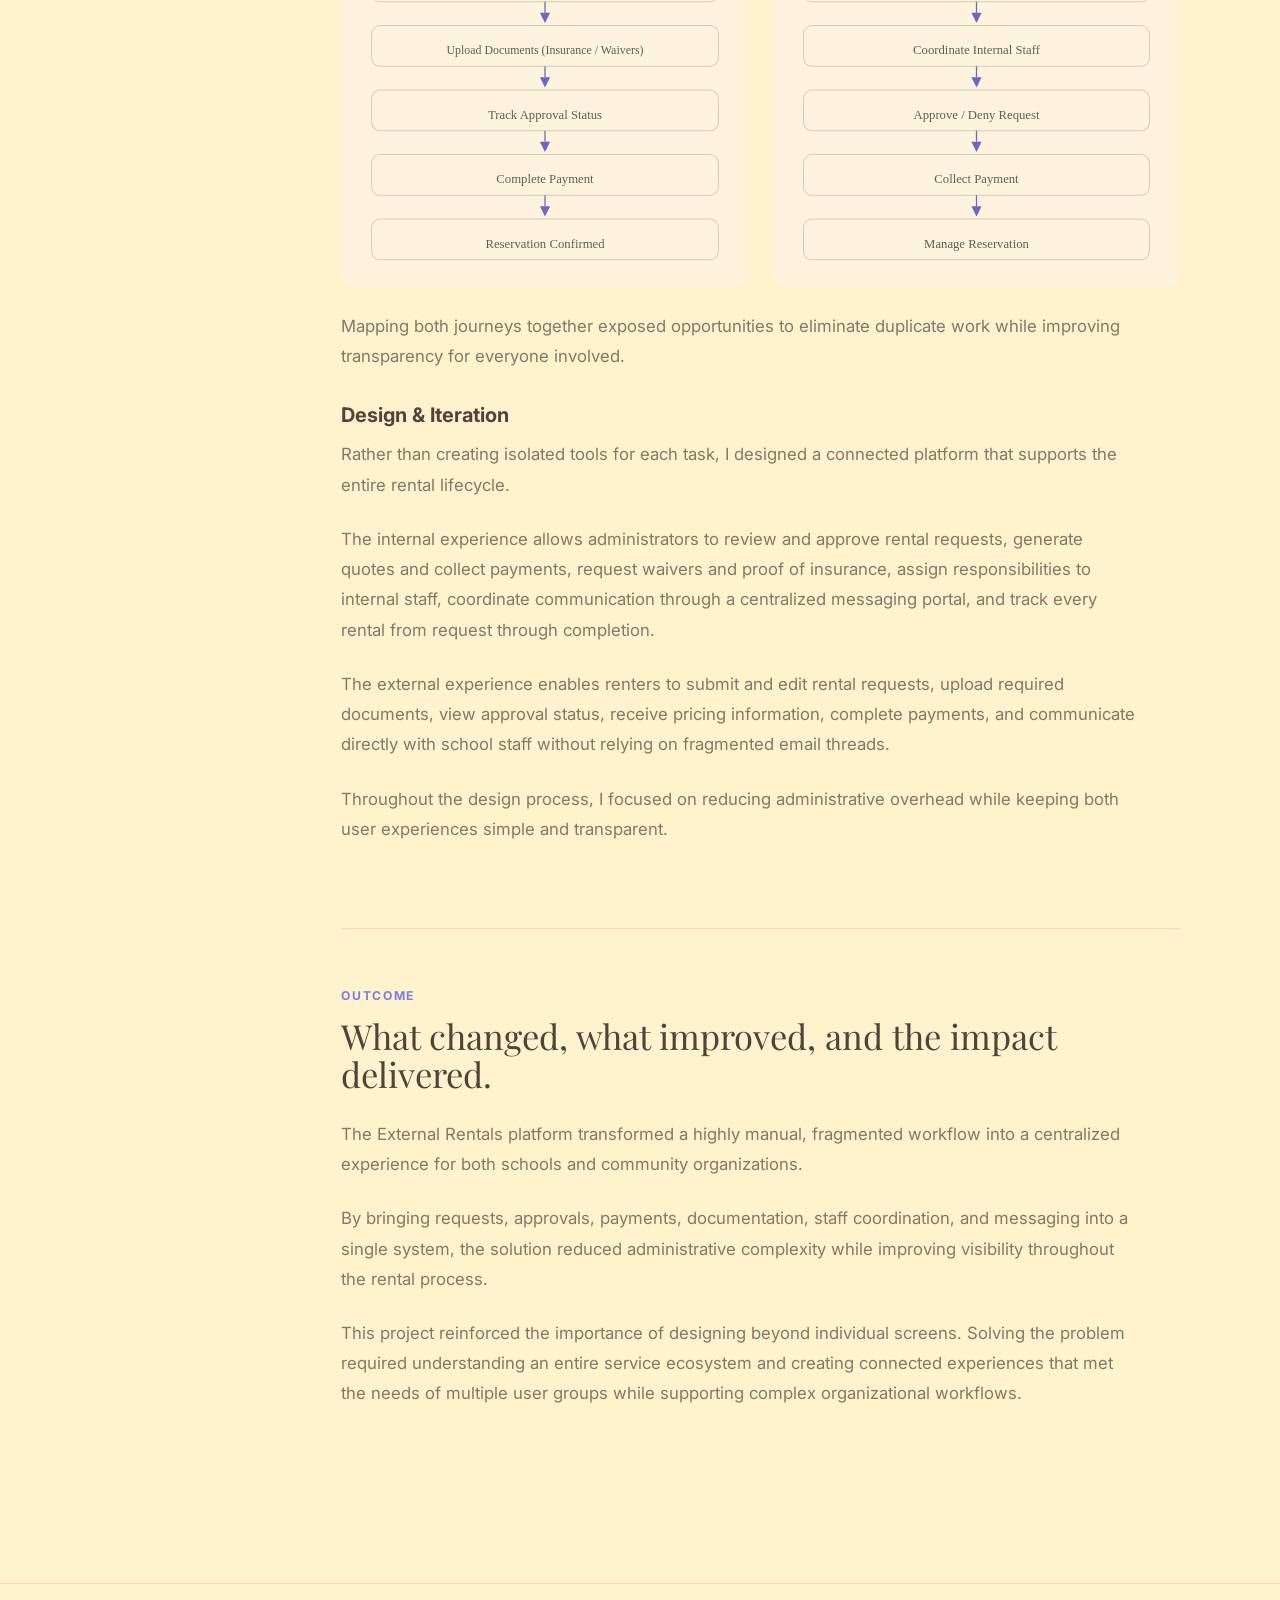
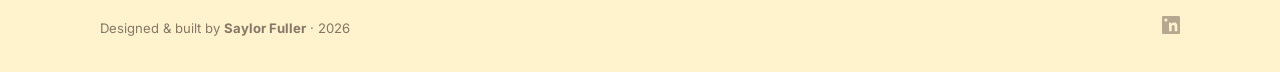
<file: case-study-rental.html>
<!DOCTYPE html>
<html lang="en">
<head>
  <meta charset="UTF-8" />
  <meta name="viewport" content="width=device-width, initial-scale=1.0" />
  <title>External Rental Feature — Case Study | Saylor Fuller</title>
  <link rel="stylesheet" href="style.css" />
  <link rel="preconnect" href="https://fonts.googleapis.com" />
  <link rel="preconnect" href="https://fonts.gstatic.com" crossorigin />
  <link href="https://fonts.googleapis.com/css2?family=Inter:wght@300;400;500;600&family=Playfair+Display:wght@700&display=swap" rel="stylesheet" />
  <style>
    .case-study-header {
      padding: 80px 0 40px;
      background: var(--bg);
    }
    .case-study-header h1 {
      font-family: var(--font-serif);
      font-size: clamp(2rem, 5vw, 3.5rem);
      color: var(--text);
      margin-bottom: 1rem;
    }
    .case-study-intro {
      font-size: 1.1rem;
      color: var(--text-muted);
      max-width: 700px;
      margin-bottom: 2rem;
    }
    
    .case-study-meta {
      display: grid;
      grid-template-columns: repeat(auto-fit, minmax(200px, 1fr));
      gap: 2rem;
      margin-top: 3rem;
      padding-top: 2rem;
      border-top: 1px solid var(--border);
    }
    .meta-item h3 {
      font-size: 0.75rem;
      text-transform: uppercase;
      letter-spacing: 0.1em;
      color: var(--accent);
      margin-bottom: 0.5rem;
      font-family: "Inter", var(--font-sans), sans-serif;
      font-weight: 700;
    }
    .meta-item p {
      color: var(--text);
      font-size: 1rem;
    }

    .case-study-section {
      padding: 60px 0;
      border-bottom: 1px solid var(--border);
    }
    .case-study-section:last-of-type {
      border-bottom: none;
    }
    .case-study-section h2 {
      font-family: var(--font-serif);
      font-size: clamp(1.8rem, 4vw, 2.4rem);
      color: var(--text);
      margin-bottom: 2rem;
    }
    .case-study-section h3 {
      color: var(--text);
      font-size: 1.25rem;
      margin: 2rem 0 0.75rem;
      font-family: "Inter", var(--font-sans), sans-serif;
      font-weight: 700;
    }
    .case-study-section p {
      color: var(--text-muted);
      font-size: 1.05rem;
      line-height: 1.8;
      margin-bottom: 1.5rem;
      max-width: 800px;
    }
    .insights-list {
      list-style: disc;
      padding-left: 1.25rem;
      margin: 0 0 1.5rem;
      max-width: 800px;
    }
    .insights-list li {
      color: var(--text-muted);
      font-size: 1.05rem;
      line-height: 1.8;
      margin-bottom: 0.4rem;
    }

    .image-placeholder {
      background: var(--case-surface);
      border: 2px dashed var(--border);
      border-radius: var(--radius-lg);
      padding: 120px 40px;
      text-align: center;
      color: var(--text-muted);
      margin: 3rem 0;
      font-size: 1rem;
    }

    .process-grid {
      display: grid;
      grid-template-columns: repeat(auto-fit, minmax(280px, 1fr));
      gap: 2rem;
      margin: 3rem 0;
    }
    .process-step {
      padding: 2rem;
      background: var(--case-surface);
      border-radius: var(--radius-lg);
    }
    .process-step h3 {
      color: var(--text);
      margin-bottom: 1rem;
      font-size: 1.2rem;
      font-family: "Inter", var(--font-sans), sans-serif;
      font-weight: 700;
    }
    .process-step p {
      color: var(--text-muted);
      font-size: 0.95rem;
    }

    .flow-grid {
      display: grid;
      grid-template-columns: repeat(auto-fit, minmax(280px, 1fr));
      gap: 1.5rem;
      margin: 1.5rem 0;
    }
    .flow-card {
      background: transparent;
      border: 0;
      border-radius: 0;
      padding: 0;
    }
    .flow-card img {
      width: 100%;
      height: auto;
      display: block;
      border-radius: 12px;
    }

    .back-link {
      display: inline-flex;
      align-items: center;
      gap: 0.5rem;
      color: var(--accent);
      text-decoration: none;
      font-weight: 500;
      margin-bottom: 2rem;
      transition: all var(--transition);
    }
    .back-link:hover {
      color: var(--accent2);
    }
  </style>
</head>
<body>

  <!-- ===================== NAV ===================== -->
  <nav id="navbar">
    <div class="nav-inner">
      <a href="index.html" class="nav-logo">SF</a>
      <button class="nav-toggle" aria-label="Toggle menu" aria-expanded="false">
        <span></span><span></span><span></span>
      </button>
      <ul class="nav-links">
        <li><a href="about.html">About</a></li>
        <li><a href="index.html#projects">Projects</a></li>
        <li><a href="index.html#contact">Contact</a></li>
        <li>
          <a href="https://www.linkedin.com/in/saylor-fuller/" target="_blank" rel="noopener" class="nav-icon" aria-label="LinkedIn">
            <svg xmlns="http://www.w3.org/2000/svg" width="20" height="20" viewBox="0 0 24 24" fill="currentColor">
              <path d="M20.45 20.45h-3.56v-5.57c0-1.33-.03-3.04-1.85-3.04-1.85 0-2.14 1.45-2.14 2.94v5.67H9.34V9h3.41v1.56h.05c.48-.9 1.64-1.85 3.37-1.85 3.6 0 4.27 2.37 4.27 5.45v6.29zM5.34 7.43a2.07 2.07 0 1 1 0-4.13 2.07 2.07 0 0 1 0 4.13zM3.56 20.45h3.56V9H3.56v11.45zM22.23 0H1.77C.79 0 0 .77 0 1.72v20.56C0 23.23.79 24 1.77 24h20.46C23.21 24 24 23.23 24 22.28V1.72C24 .77 23.21 0 22.23 0z"/>
            </svg>
          </a>
        </li>
      </ul>
    </div>
  </nav>

  <!-- ===================== CASE STUDY ===================== -->
  <main>
    <section class="case-study-header">
      <div class="container">
        <a href="index.html#projects" class="back-link">← Back to Projects</a>
        <h1>External Rental Feature</h1>
        <p class="case-study-intro">
          Designed an end-to-end External Rentals experience that centralizes pricing, payments, insurance, waivers, and task management for K–12 schools.
        </p>

        <div class="case-study-meta">
          <div class="meta-item">
            <h3>Company</h3>
            <p>Vega Events</p>
          </div>
          <div class="meta-item">
            <h3>Date</h3>
            <p>Dec 2025 - Mar 2026</p>
          </div>
          <div class="meta-item">
            <h3>Team</h3>
            <p>Chief Executive Officer, Chief Product Officer, Software Development, QA Development</p>
          </div>
          <div class="meta-item">
            <h3>My Role</h3>
            <p>Product Strategy, UX/UI Product Design, UX Researcher</p>
          </div>
        </div>
      </div>
    </section>

    <section class="case-study-section">
      <div class="container">
        <h2>Overview</h2>
        <p>
          Many K–12 schools manage facility rentals through spreadsheets, emails, and paper forms, creating unnecessary administrative work. I designed an end-to-end External Rentals experience that centralizes pricing, payments, insurance, waivers, and staff task management in one system.
        </p>
        <p>
          I also created a self-service portal where renters can submit documents, track reservation status, and communicate directly with school staff, making the process simpler for everyone involved.
        </p>
      </div>
    </section>

    <section class="case-study-section">
      <div class="container">
        <h2>Problem</h2>
        <p>
          Schools relied on fragmented processes to manage facility rentals for community organizations. Rental requests often required weeks of back-and-forth communication, manual approvals, payment collection, insurance verification, waiver management, and coordination across multiple departments.
        </p>
        <p>
          Administrators lacked a centralized system to manage these workflows, creating unnecessary administrative overhead and a frustrating experience for both schools and renters.
        </p>
      </div>
    </section>

    <section class="case-study-section">
      <div class="container">
        <h2>Solution</h2>
        <p>
          I designed an end-to-end External Rentals platform that streamlines the entire rental lifecycle for both school administrators and external organizations.
        </p>
        <p>
          The solution includes an internal management portal for approvals, payments, forms, staff coordination, and messaging, alongside a self-service renter portal where organizations can submit requests, upload required documents, receive quotes, and track the status of their reservation.
        </p>
      </div>
    </section>

    <section class="case-study-section">
      <div class="container">
        <h2>Process</h2>
        <h3>Research & Discovery</h3>
        <p>
          While interviewing school administrators about event management, we uncovered an unexpected opportunity. Beyond ticketing, schools consistently identified facility rentals as one of their most time-consuming administrative processes.
        </p>
        <p>
          Although every district handled rentals differently, the underlying workflow remained remarkably consistent.
        </p>

        <h3>Key Insights</h3>
        <ul class="insights-list">
          <li>Rental requests involved multiple rounds of communication before approval.</li>
          <li>Schools collected payments, waivers, insurance documents, and rental agreements through separate systems.</li>
          <li>Coordinating internal departments (custodial, athletics, audiovisual, administration) required extensive manual follow-up.</li>
          <li>Renters lacked visibility into where their request stood, resulting in frequent status inquiries.</li>
        </ul>
        <p>
          These interviews revealed an opportunity to centralize the entire rental process within Vega while creating a new revenue opportunity for the platform.
        </p>

        <h3>Opportunity</h3>
        <p>
          The challenge wasn't simply digitizing rental requests. We needed to design a system that connected two completely different user groups, school administrators and external renters, while supporting complex internal workflows happening behind the scenes.
        </p>
        <p>
          The guiding design principle became: Create one shared workflow that serves two very different user experiences.
        </p>

        <h3>User Flows</h3>
        <p>
          Before designing interfaces, I mapped the complete rental lifecycle to identify where each user interacted with the system.
        </p>

        <div class="flow-grid">
          <div class="flow-card">
            <img src="external-renter-journey.svg" alt="External Renter Journey diagram" loading="lazy" />
          </div>
          <div class="flow-card">
            <img src="internal-school-workflow.svg" alt="Internal School Workflow diagram" loading="lazy" />
          </div>
        </div>
        <p>
          Mapping both journeys together exposed opportunities to eliminate duplicate work while improving transparency for everyone involved.
        </p>

        <h3>Design & Iteration</h3>
        <p>
          Rather than creating isolated tools for each task, I designed a connected platform that supports the entire rental lifecycle.
        </p>
        <p>
          The internal experience allows administrators to review and approve rental requests, generate quotes and collect payments, request waivers and proof of insurance, assign responsibilities to internal staff, coordinate communication through a centralized messaging portal, and track every rental from request through completion.
        </p>
        <p>
          The external experience enables renters to submit and edit rental requests, upload required documents, view approval status, receive pricing information, complete payments, and communicate directly with school staff without relying on fragmented email threads.
        </p>
        <p>
          Throughout the design process, I focused on reducing administrative overhead while keeping both user experiences simple and transparent.
        </p>
      </div>
    </section>

    <section class="case-study-section">
      <div class="container">
        <h2>Outcome</h2>
        <p>
          The External Rentals platform transformed a highly manual, fragmented workflow into a centralized experience for both schools and community organizations.
        </p>
        <p>
          By bringing requests, approvals, payments, documentation, staff coordination, and messaging into a single system, the solution reduced administrative complexity while improving visibility throughout the rental process.
        </p>
        <p>
          This project reinforced the importance of designing beyond individual screens. Solving the problem required understanding an entire service ecosystem and creating connected experiences that met the needs of multiple user groups while supporting complex organizational workflows.
        </p>
      </div>
    </section>
  </main>

  <!-- ===================== FOOTER ===================== -->
  <footer>
    <div class="container footer-inner">
      <p>Designed &amp; built by <strong>Saylor Fuller</strong> · <span id="year"></span></p>
      <div class="footer-links">
        <a href="https://www.linkedin.com/in/saylor-fuller/" target="_blank" rel="noopener" aria-label="LinkedIn">
          <svg xmlns="http://www.w3.org/2000/svg" width="18" height="18" viewBox="0 0 24 24" fill="currentColor"><path d="M20.45 20.45h-3.56v-5.57c0-1.33-.03-3.04-1.85-3.04-1.85 0-2.14 1.45-2.14 2.94v5.67H9.34V9h3.41v1.56h.05c.48-.9 1.64-1.85 3.37-1.85 3.6 0 4.27 2.37 4.27 5.45v6.29zM5.34 7.43a2.07 2.07 0 1 1 0-4.13 2.07 2.07 0 0 1 0 4.13zM3.56 20.45h3.56V9H3.56v11.45zM22.23 0H1.77C.79 0 0 .77 0 1.72v20.56C0 23.23.79 24 1.77 24h20.46C23.21 24 24 23.23 24 22.28V1.72C24 .77 23.21 0 22.23 0z"/></svg>
        </a>
      </div>
    </div>
  </footer>

  <script src="script.js"></script>
</body>
</html>
</file>
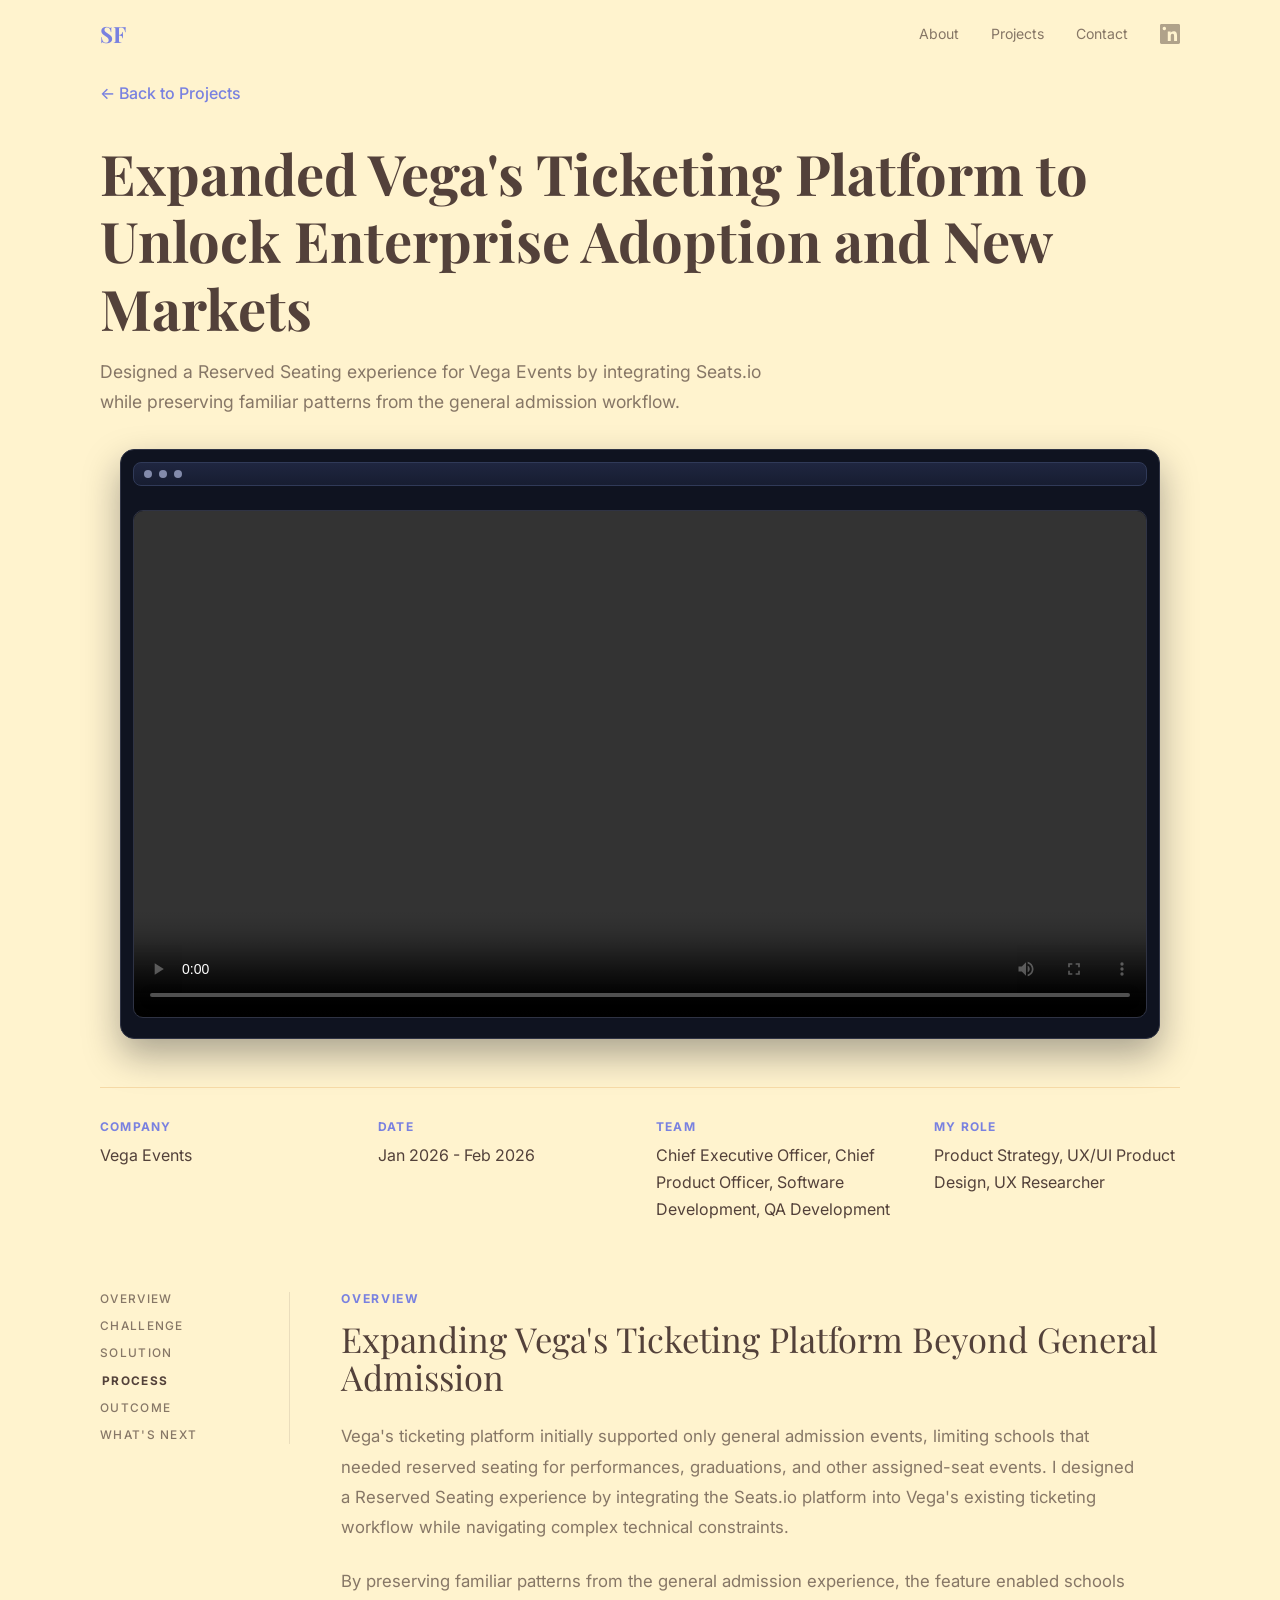
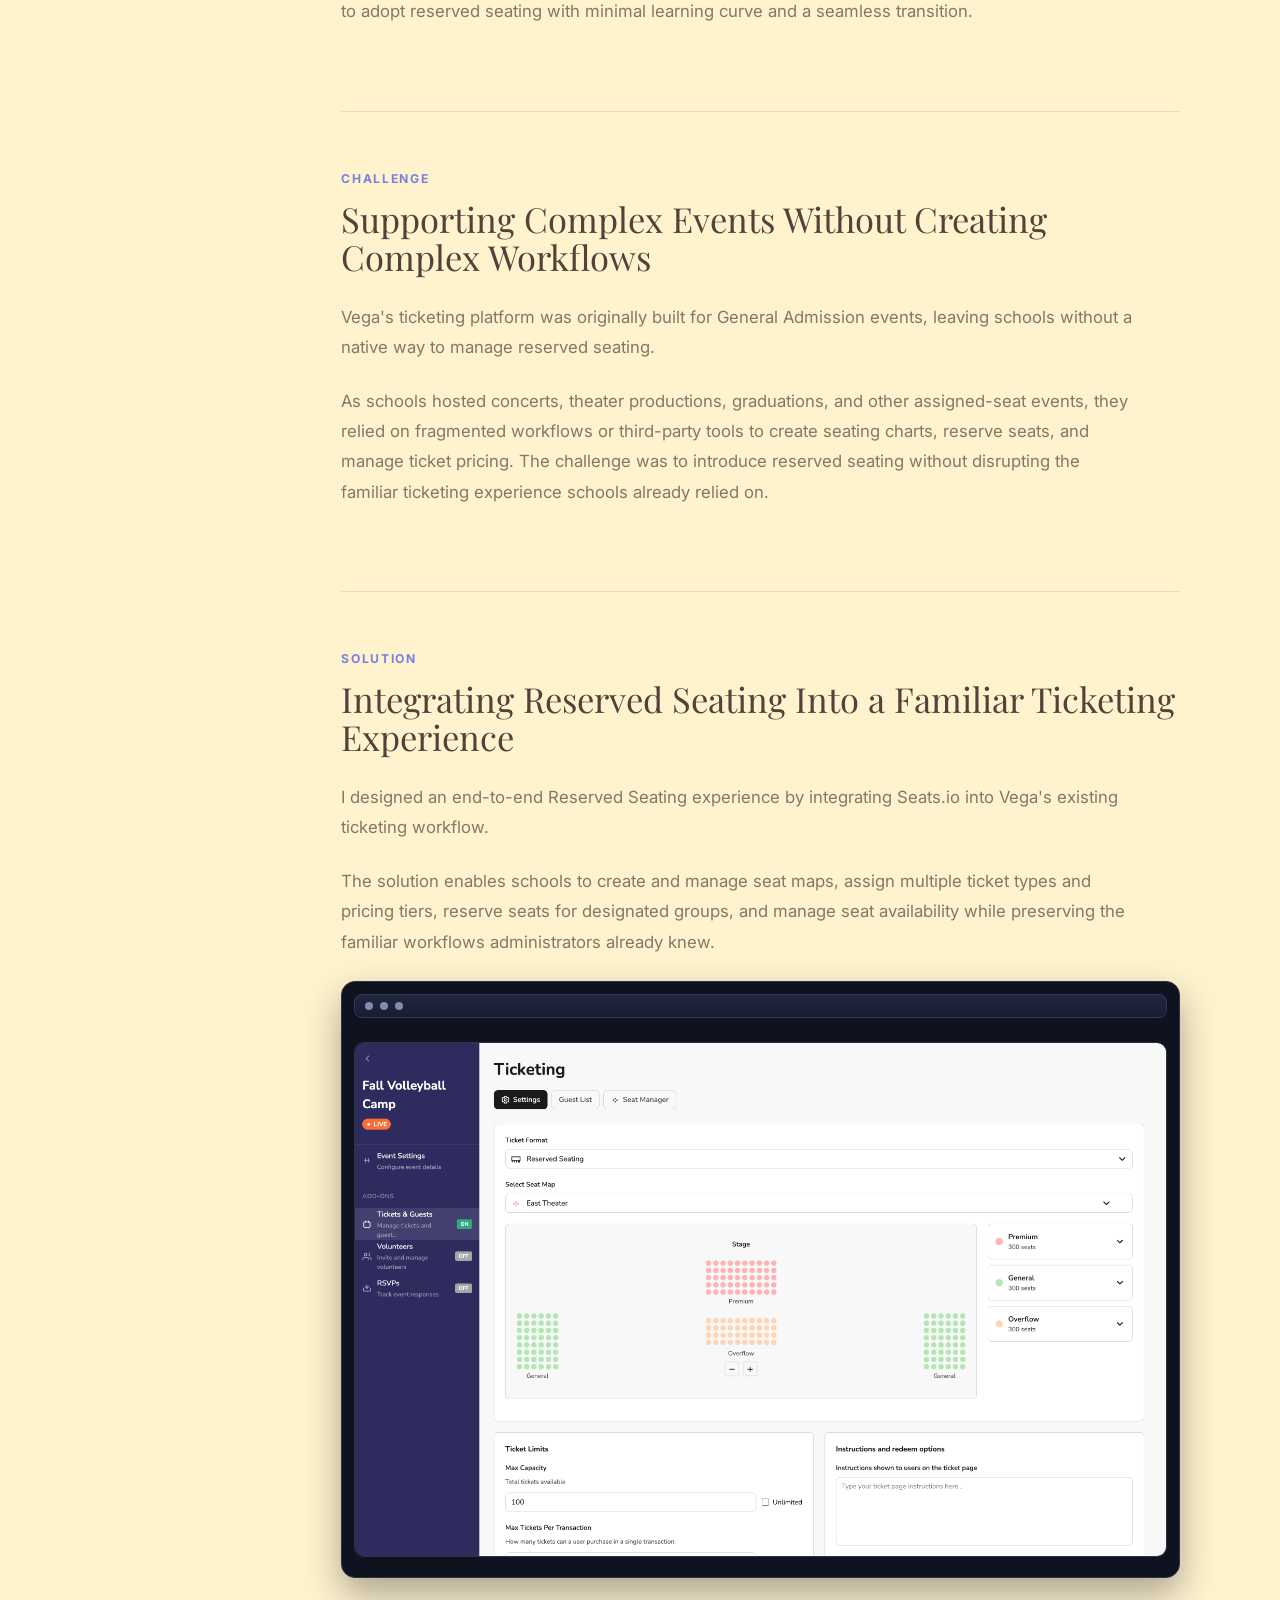
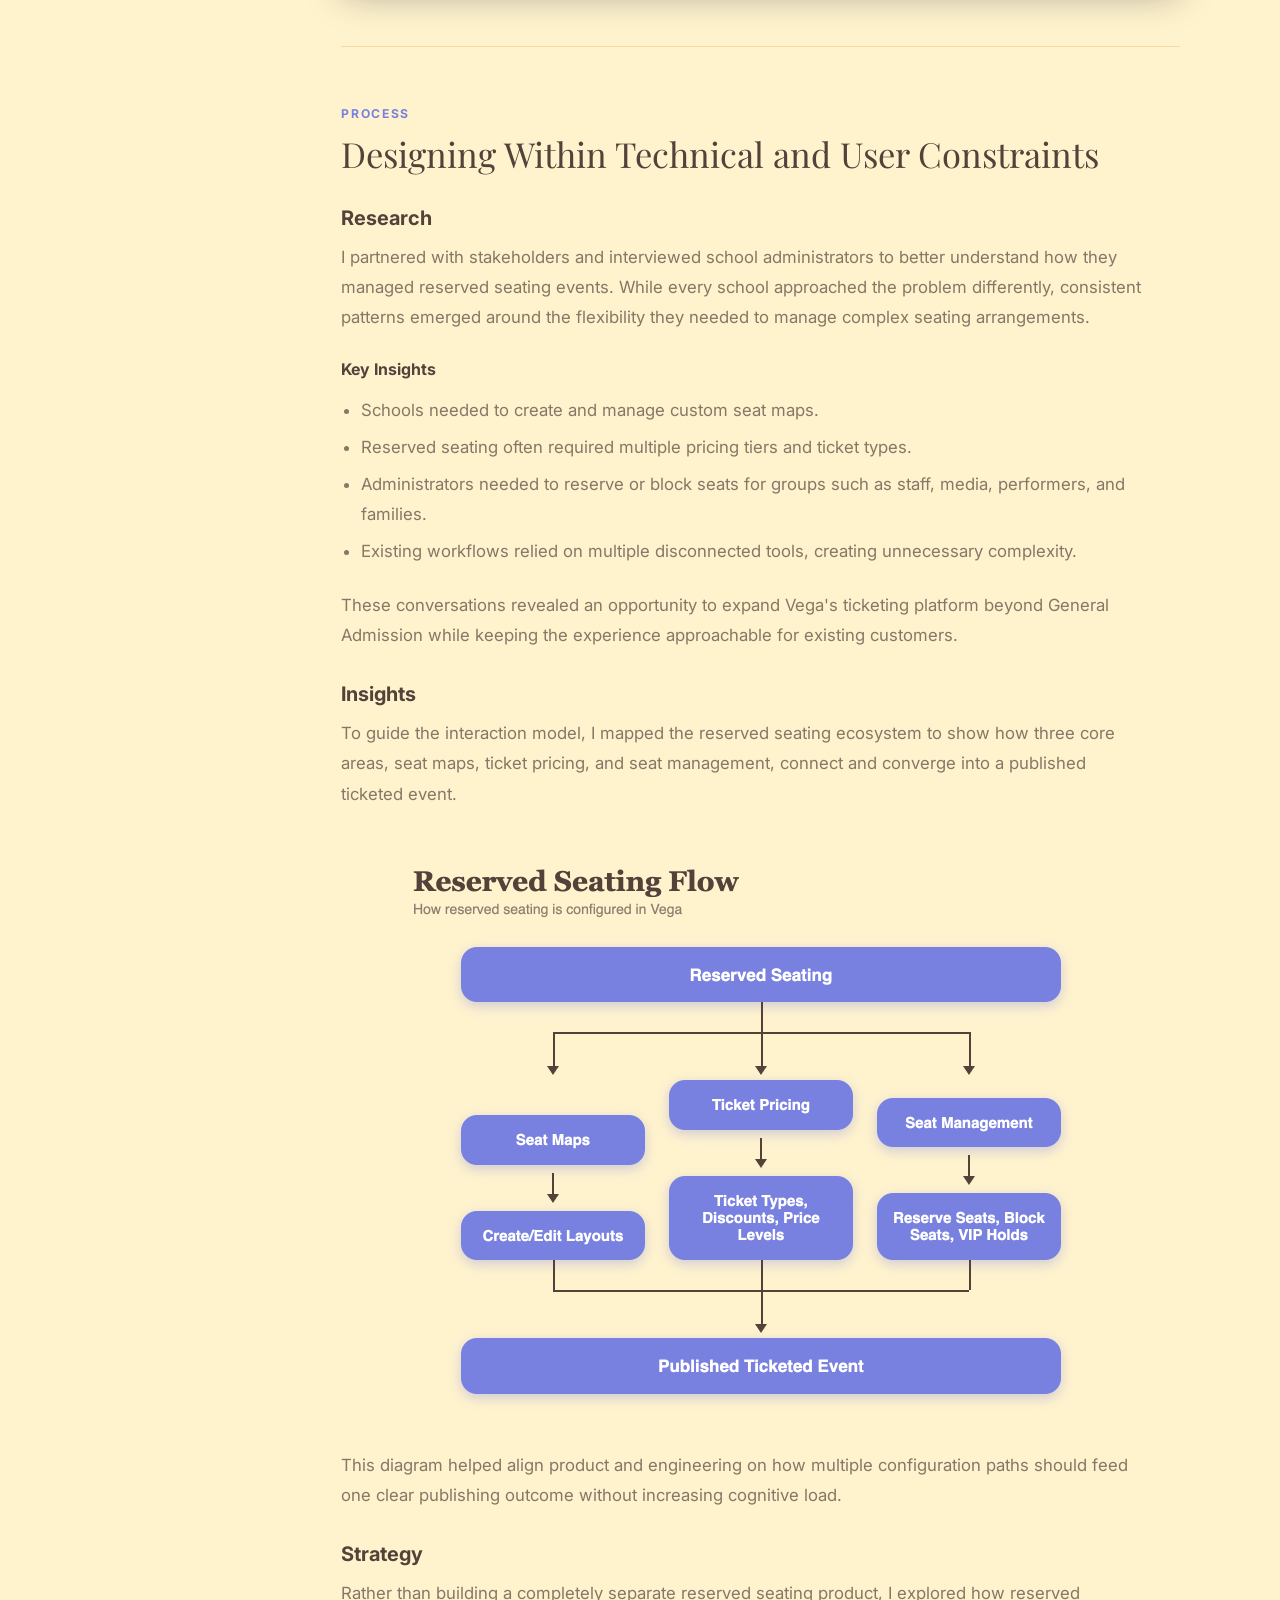
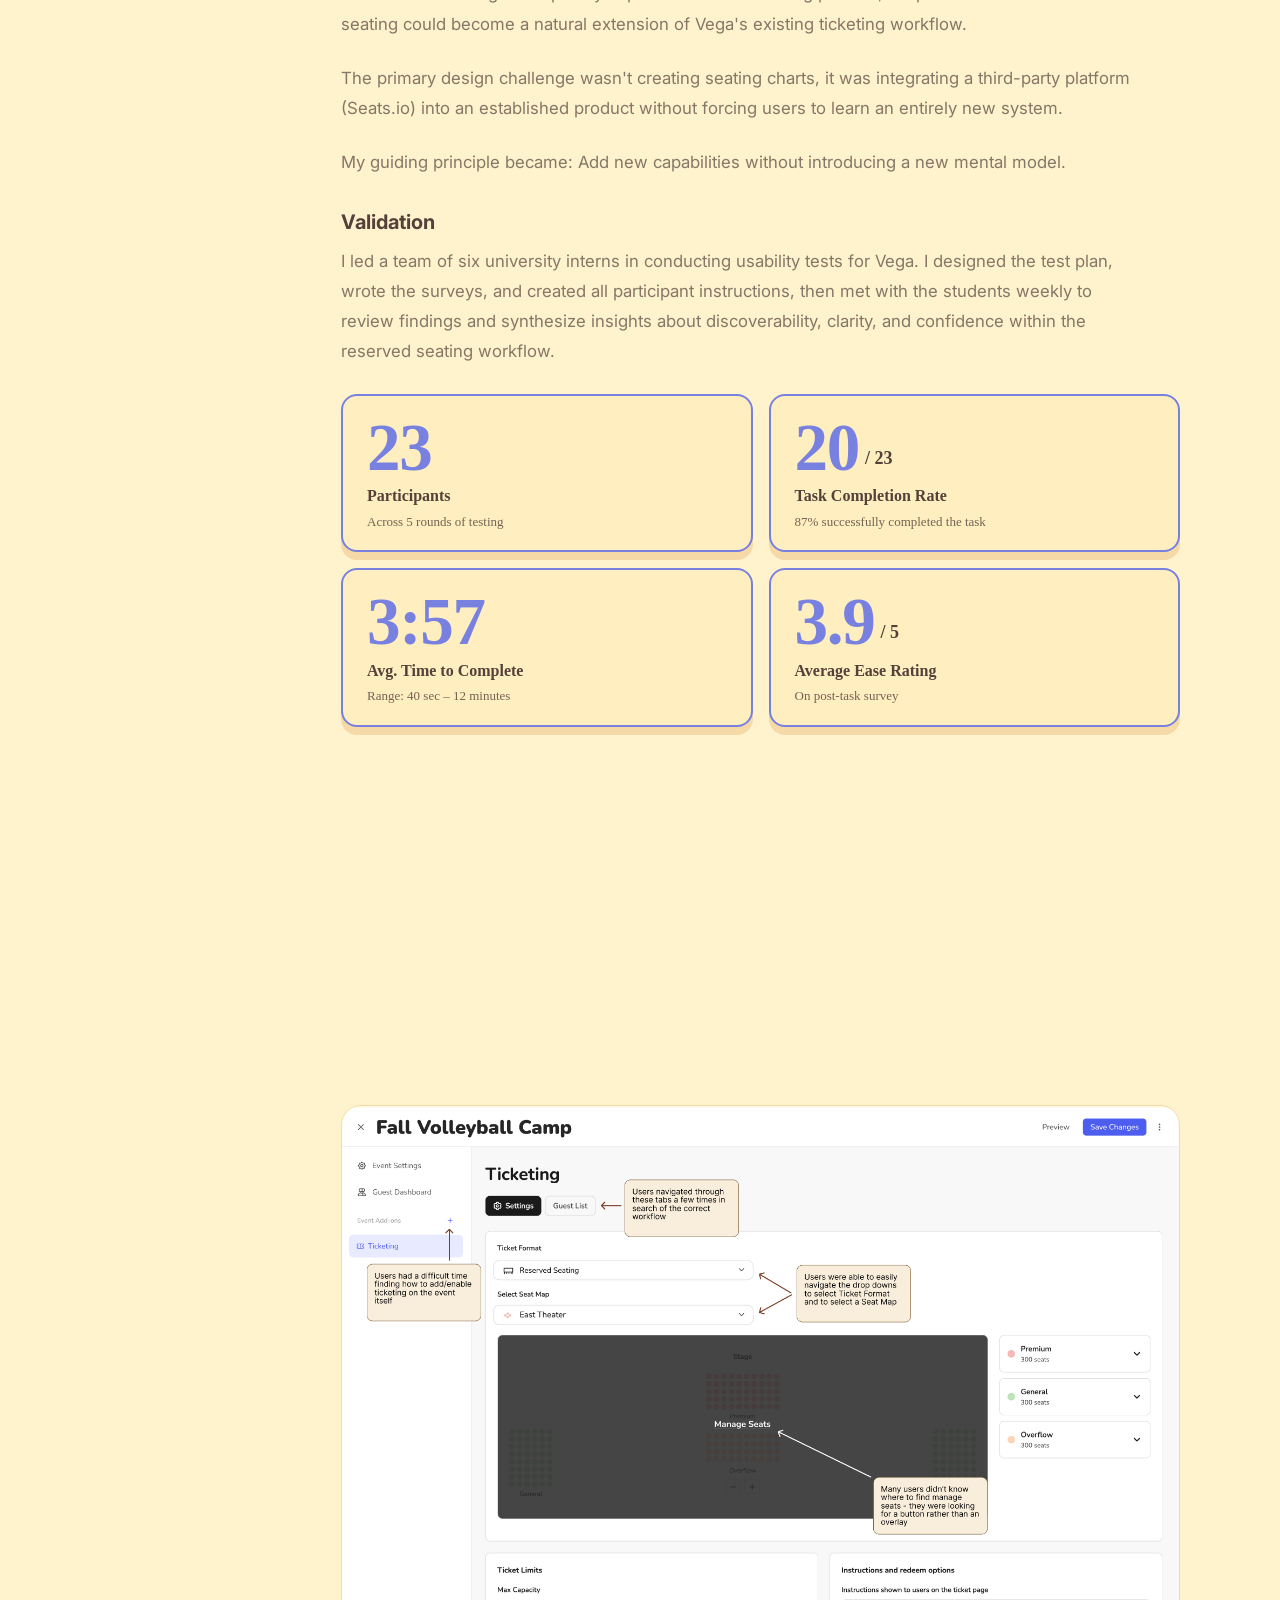
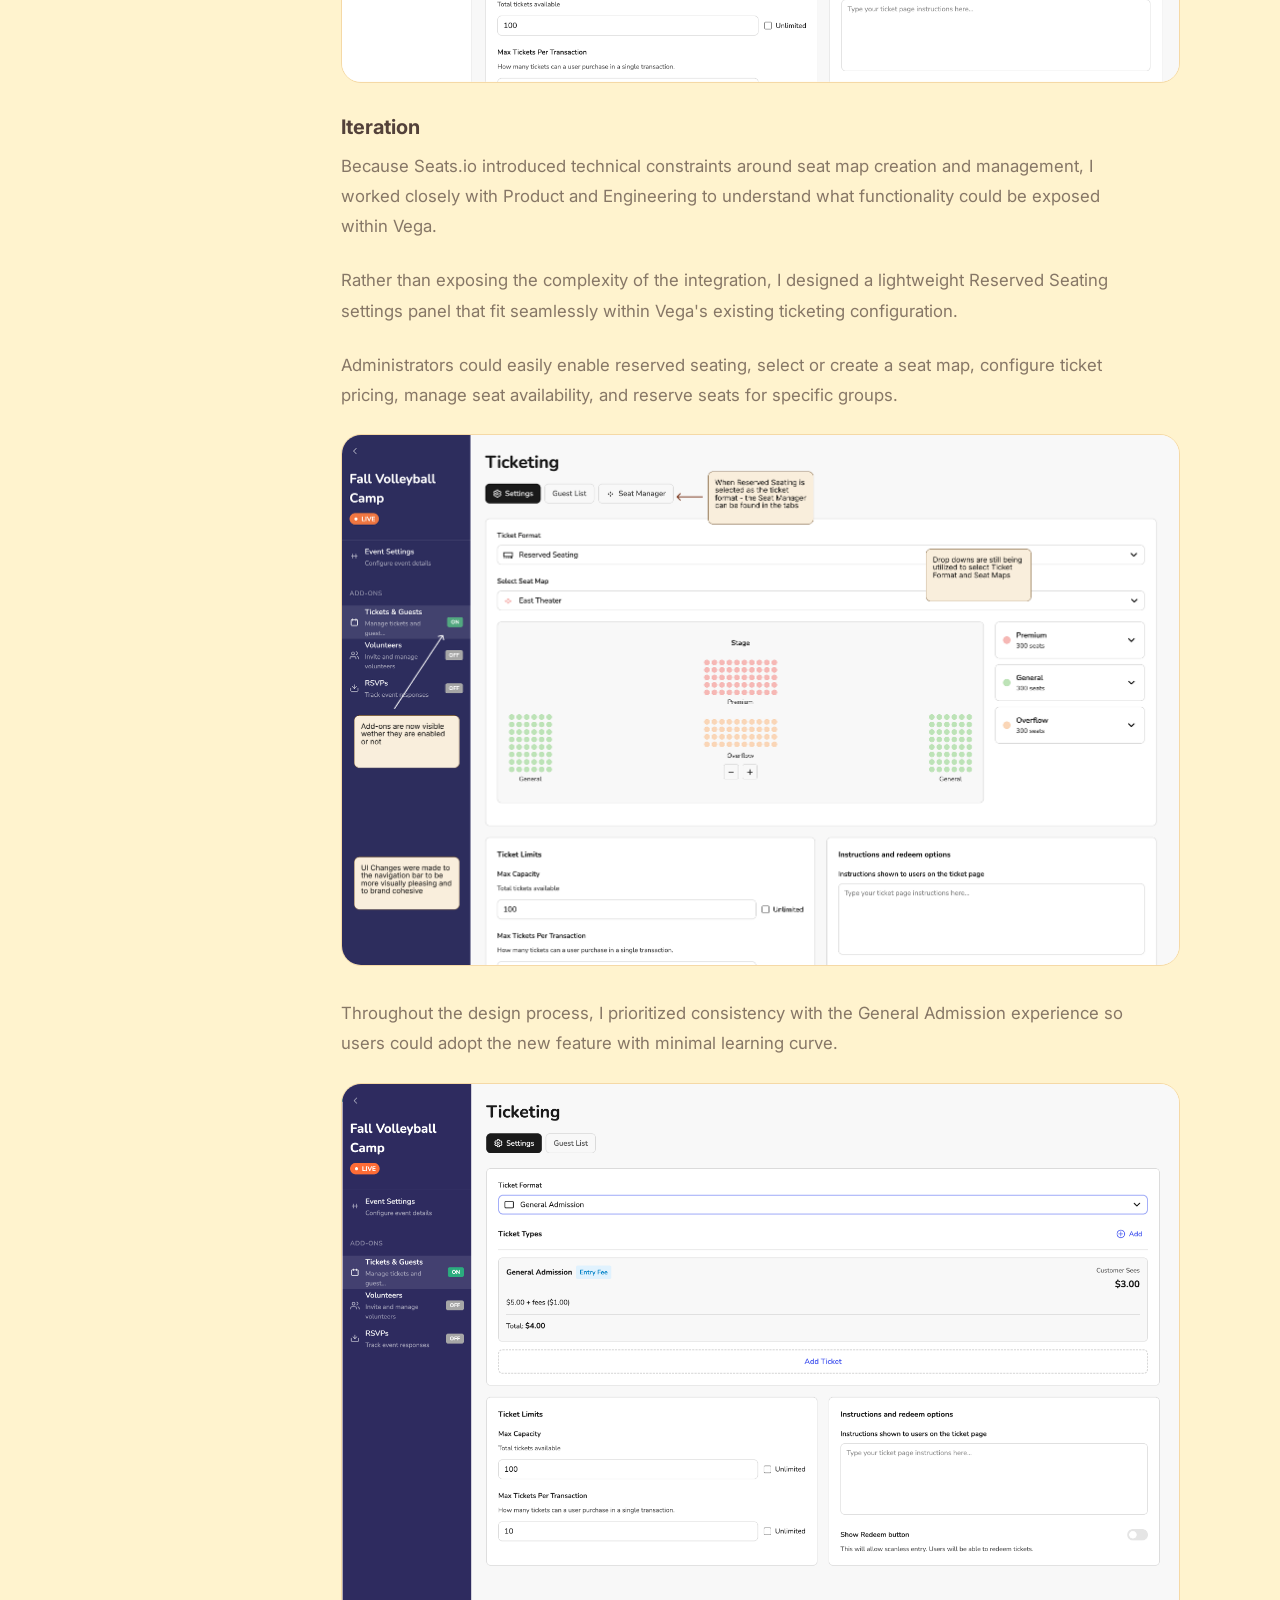
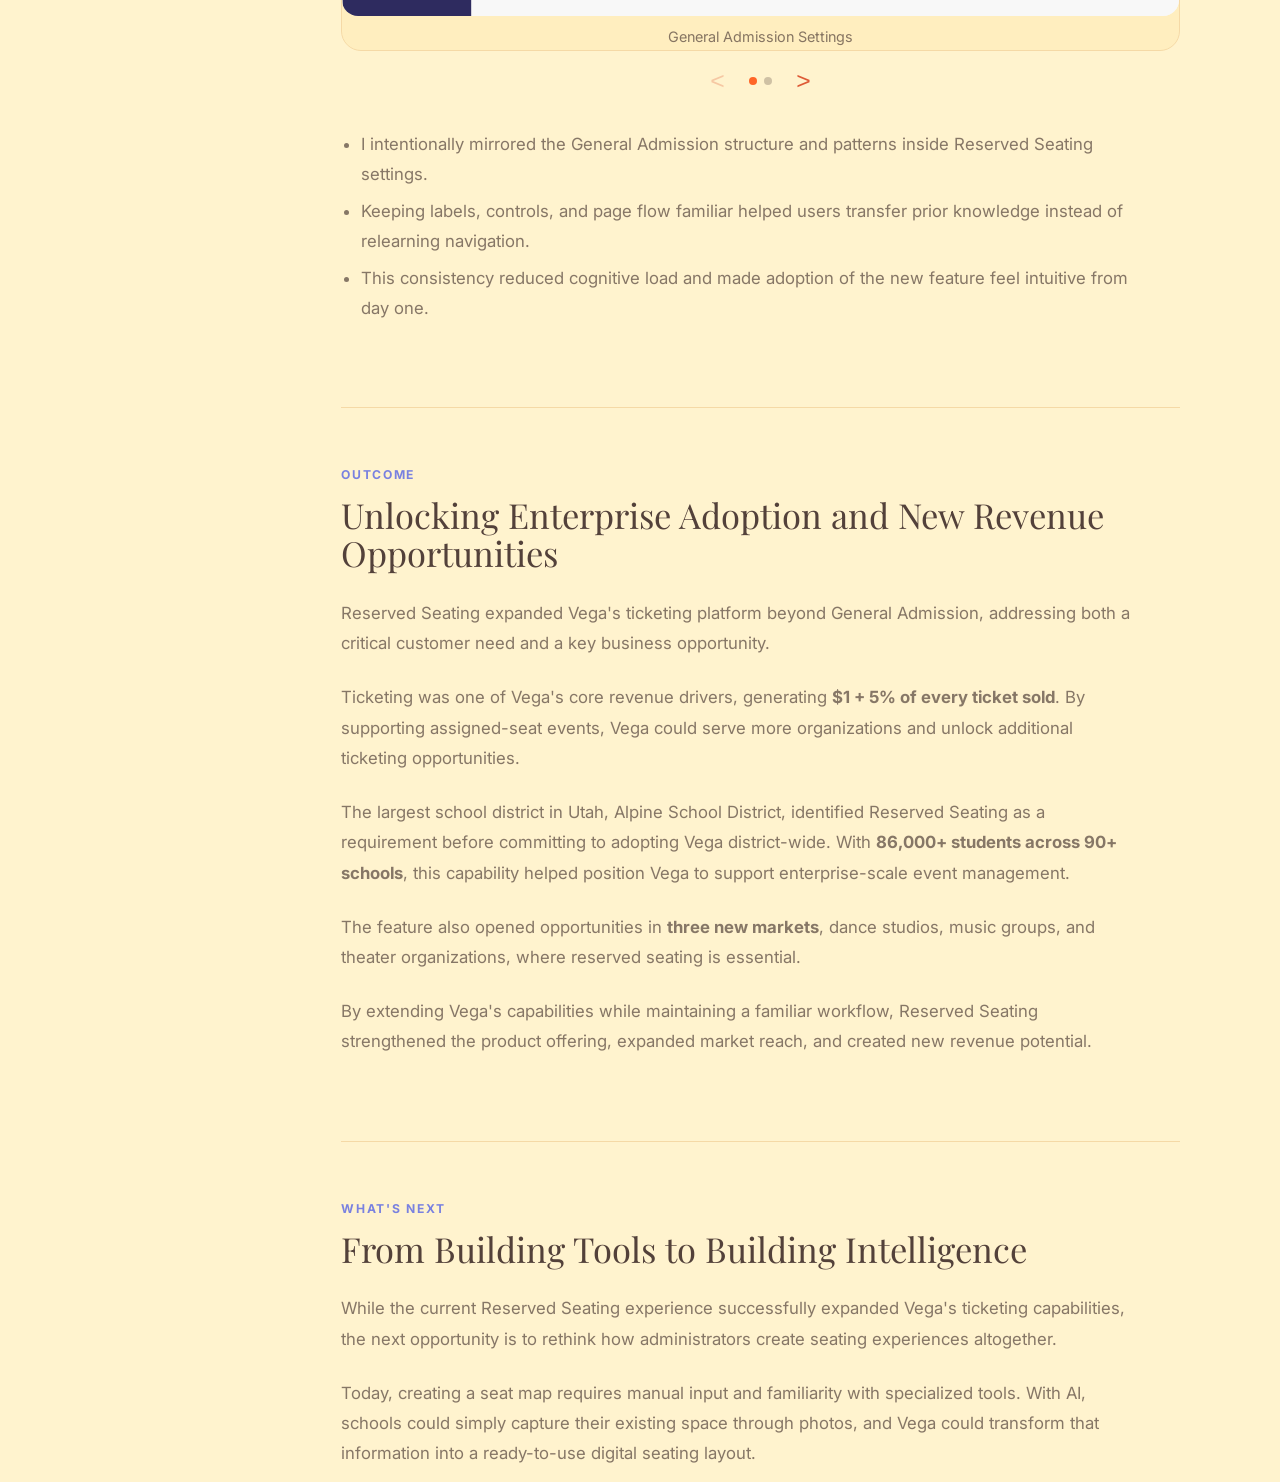
<file: case-study-reserved-seating.html>
<!DOCTYPE html>
<html lang="en">
<head>
  <meta charset="UTF-8" />
  <meta name="viewport" content="width=device-width, initial-scale=1.0" />
  <title>Expanded Vega's Ticketing Platform to Unlock Enterprise Adoption and New Markets — Case Study | Saylor Fuller</title>
  <link rel="stylesheet" href="style.css" />
  <link rel="preconnect" href="https://fonts.googleapis.com" />
  <link rel="preconnect" href="https://fonts.gstatic.com" crossorigin />
  <link href="https://fonts.googleapis.com/css2?family=Inter:wght@300;400;500;600&family=Playfair+Display:wght@700&display=swap" rel="stylesheet" />
  <style>
    .case-study-header {
      padding: 80px 0 40px;
      background: var(--bg);
    }
    .case-study-header h1 {
      font-family: var(--font-serif);
      font-size: clamp(2rem, 5vw, 3.5rem);
      color: var(--text);
      margin-bottom: 1rem;
    }
    .case-study-intro {
      font-size: 1.1rem;
      color: var(--text-muted);
      max-width: 700px;
      margin-bottom: 2rem;
    }
    
    .case-study-meta {
      display: grid;
      grid-template-columns: repeat(auto-fit, minmax(200px, 1fr));
      gap: 2rem;
      margin-top: 3rem;
      padding-top: 2rem;
      border-top: 1px solid var(--border);
    }
    .meta-item h3 {
      font-size: 0.75rem;
      text-transform: uppercase;
      letter-spacing: 0.1em;
      color: var(--accent);
      margin-bottom: 0.5rem;
      font-family: "Inter", var(--font-sans), sans-serif;
      font-weight: 700;
    }
    .meta-item p {
      color: var(--text);
      font-size: 1rem;
    }

    .case-study-section {
      padding: 60px 0;
      border-bottom: 1px solid var(--border);
    }
    .case-study-section:last-of-type {
      border-bottom: none;
    }
    .case-study-section h2 {
      font-family: var(--font-serif);
      font-size: clamp(1.8rem, 4vw, 2.4rem);
      color: var(--text);
      margin-bottom: 2rem;
    }
    .case-study-section h3 {
      color: var(--text);
      font-size: 1.25rem;
      margin: 2rem 0 0.75rem;
      font-family: "Inter", var(--font-sans), sans-serif;
      font-weight: 700;
    }
    .case-study-section h4 {
      color: var(--text);
      font-size: 1rem;
      margin-bottom: 0.75rem;
      font-family: "Inter", var(--font-sans), sans-serif;
      font-weight: 700;
    }
    .case-study-section p {
      color: var(--text-muted);
      font-size: 1.05rem;
      line-height: 1.8;
      margin-bottom: 1.5rem;
      max-width: 800px;
    }
    .insights-list {
      list-style: disc;
      padding-left: 1.25rem;
      margin: 0 0 1.5rem;
      max-width: 800px;
    }
    .insights-list li {
      color: var(--text-muted);
      font-size: 1.05rem;
      line-height: 1.8;
      margin-bottom: 0.4rem;
    }

    .image-placeholder {
      background: var(--case-surface);
      border: 2px dashed var(--border);
      border-radius: var(--radius-lg);
      padding: 120px 40px;
      text-align: center;
      color: var(--text-muted);
      margin: 3rem 0;
      font-size: 1rem;
    }

    .process-grid {
      display: grid;
      grid-template-columns: repeat(auto-fit, minmax(280px, 1fr));
      gap: 2rem;
      margin: 3rem 0;
    }
    .process-step {
      padding: 2rem;
      background: var(--case-surface);
      border-radius: var(--radius-lg);
    }
    .process-step h3 {
      color: var(--text);
      margin-bottom: 1rem;
      font-size: 1.2rem;
      font-family: "Inter", var(--font-sans), sans-serif;
      font-weight: 700;
    }
    .process-step p {
      color: var(--text-muted);
      font-size: 0.95rem;
    }

    .flow-grid {
      display: grid;
      grid-template-columns: repeat(auto-fit, minmax(280px, 1fr));
      gap: 1.5rem;
      margin: 1.5rem 0;
    }
    .flow-grid.single-diagram {
      grid-template-columns: minmax(280px, 760px);
      justify-content: center;
    }
    .flow-card {
      background: transparent;
      border: 0;
      border-radius: 0;
      padding: 0;
    }
    .flow-card.compact {
      padding: 0;
    }
    .flow-card img {
      width: 100%;
      height: auto;
      display: block;
      border-radius: 12px;
    }
    .flow-steps {
      list-style: none;
      padding: 0;
      margin: 0;
    }
    .flow-steps li {
      color: var(--text-muted);
      line-height: 1.6;
      margin: 0;
      padding: 0;
    }
    .flow-steps li + li::before {
      content: "↓";
      display: block;
      color: var(--accent);
      margin: 0.25rem 0;
    }

    .case-media {
      margin: 1.5rem 0 0.5rem;
      border-radius: var(--radius-lg);
      overflow: hidden;
      border: 1px solid var(--border);
      background: var(--case-surface);
    }
    .case-media img,
    .case-media video {
      display: block;
      width: 100%;
      height: auto;
    }
    .desktop-frame {
      max-width: 1040px;
      margin: 2rem auto 0.5rem;
      border-radius: 14px;
      border: 1px solid #2f3344;
      background: #0f1320;
      padding: 0.75rem;
      box-shadow: 0 16px 36px rgba(14, 17, 29, 0.35);
    }
    .desktop-frame-top {
      height: 24px;
      border-radius: 8px;
      background: linear-gradient(180deg, #1f2640 0%, #171d31 100%);
      border: 1px solid #303a58;
      margin-bottom: 0.6rem;
      display: flex;
      align-items: center;
      gap: 0.45rem;
      padding: 0 0.6rem;
    }
    .desktop-frame-dot {
      width: 8px;
      height: 8px;
      border-radius: 50%;
      background: #8f97b8;
      opacity: 0.9;
    }
    .desktop-frame-screen {
      border-radius: 10px;
      overflow: hidden;
      border: 1px solid #2f3344;
      background: #0b0f1b;
    }

    .settings-compare {
      display: grid;
      grid-template-columns: minmax(0, 1fr) auto minmax(0, 1fr);
      gap: 1rem;
      align-items: center;
      margin-top: 1.5rem;
      max-width: 1100px;
    }
    .compare-arrow {
      color: var(--accent);
      font-size: 2rem;
      line-height: 1;
      font-weight: 700;
      padding: 0 0.25rem;
      transform: translateY(-6px);
    }
    .media-caption {
      margin: 0.6rem 0 0;
      color: var(--text-muted);
      font-size: 0.9rem;
      text-align: center;
    }

    .opportunity-video {
      max-width: 960px;
      margin-top: 1.25rem;
    }
    .solution-callout {
      max-width: 980px;
      margin-top: 1.25rem;
    }
    .desktop-frame.solution-frame {
      max-width: 980px;
      margin-top: 1.25rem;
      margin-bottom: 0.5rem;
    }
    .findings-embed {
      max-width: 980px;
      margin: 1rem 0 1.75rem;
    }
    .findings-embed iframe {
      display: block;
      width: 100%;
      height: 310px;
      border: 0;
      background: transparent;
    }
    .mockup-callout {
      max-width: 980px;
      margin-top: 0;
    }
    .mockup-callout.final-mockup {
      margin-bottom: 2rem;
    }

    .back-link {
      display: inline-flex;
      align-items: center;
      gap: 0.5rem;
      color: var(--accent);
      text-decoration: none;
      font-weight: 500;
      margin-bottom: 2rem;
      transition: all var(--transition);
    }
    .back-link:hover {
      color: var(--accent2);
    }

    @media (max-width: 900px) {
      .settings-compare {
        grid-template-columns: 1fr;
      }
      .compare-arrow {
        text-align: center;
        transform: none;
      }
    }
  </style>
</head>
<body>
  <nav id="navbar">
    <div class="nav-inner">
      <a href="index.html" class="nav-logo">SF</a>
      <button class="nav-toggle" aria-label="Toggle menu" aria-expanded="false">
        <span></span><span></span><span></span>
      </button>
      <ul class="nav-links">
        <li><a href="about.html">About</a></li>
        <li><a href="index.html#projects">Projects</a></li>
        <li><a href="index.html#contact">Contact</a></li>
        <li>
          <a href="https://www.linkedin.com/in/saylor-fuller/" target="_blank" rel="noopener" class="nav-icon" aria-label="LinkedIn">
            <svg xmlns="http://www.w3.org/2000/svg" width="20" height="20" viewBox="0 0 24 24" fill="currentColor"><path d="M20.45 20.45h-3.56v-5.57c0-1.33-.03-3.04-1.85-3.04-1.85 0-2.14 1.45-2.14 2.94v5.67H9.34V9h3.41v1.56h.05c.48-.9 1.64-1.85 3.37-1.85 3.6 0 4.27 2.37 4.27 5.45v6.29zM5.34 7.43a2.07 2.07 0 1 1 0-4.13 2.07 2.07 0 0 1 0 4.13zM3.56 20.45h3.56V9H3.56v11.45zM22.23 0H1.77C.79 0 0 .77 0 1.72v20.56C0 23.23.79 24 1.77 24h20.46C23.21 24 24 23.23 24 22.28V1.72C24 .77 23.21 0 22.23 0z"/></svg>
          </a>
        </li>
      </ul>
    </div>
  </nav>

  <main>
    <section class="case-study-header">
      <div class="container">
        <a href="index.html#projects" class="back-link">← Back to Projects</a>
        <h1>Expanded Vega's Ticketing Platform to Unlock Enterprise Adoption and New Markets</h1>
        <p class="case-study-intro">
          Designed a Reserved Seating experience for Vega Events by integrating Seats.io while preserving familiar patterns from the general admission workflow.
        </p>

        <div class="desktop-frame">
          <div class="desktop-frame-top" aria-hidden="true">
            <span class="desktop-frame-dot"></span>
            <span class="desktop-frame-dot"></span>
            <span class="desktop-frame-dot"></span>
          </div>
          <figure class="case-media desktop-frame-screen">
            <video controls preload="metadata">
              <source src="reserved-seating-seat-manager.reencoded.mp4" type="video/mp4" />
              Your browser does not support the video tag.
            </video>
          </figure>
        </div>

        <script>
          (() => {
            const init = async () => {
              const video = document.querySelector('video');
              if (!video || video.dataset.blobLoaded === 'true') return;
              const source = video.querySelector('source[src]');
              const sourceUrl = source && source.getAttribute('src');
              if (!sourceUrl) return;
              try {
                const response = await fetch(sourceUrl);
                if (!response.ok) return;
                const blob = await response.blob();
                video.src = URL.createObjectURL(blob);
                video.dataset.blobLoaded = 'true';
                video.load();
              } catch (_error) {
                // Keep the direct source fallback.
              }
            };

            if (document.readyState === 'loading') {
              document.addEventListener('DOMContentLoaded', init, { once: true });
            } else {
              init();
            }
          })();
        </script>

        <div class="case-study-meta">
          <div class="meta-item">
            <h3>Company</h3>
            <p>Vega Events</p>
          </div>
          <div class="meta-item">
            <h3>Date</h3>
            <p>Jan 2026 - Feb 2026</p>
          </div>
          <div class="meta-item">
            <h3>Team</h3>
            <p>Chief Executive Officer, Chief Product Officer, Software Development, QA Development</p>
          </div>
          <div class="meta-item">
            <h3>My Role</h3>
            <p>Product Strategy, UX/UI Product Design, UX Researcher</p>
          </div>
        </div>
      </div>
    </section>

    <section class="case-study-section">
      <div class="container">
        <h2 data-subhead="Expanding Vega's Ticketing Platform Beyond General Admission">Overview</h2>
        <p>
          Vega's ticketing platform initially supported only general admission events, limiting schools that needed reserved seating for performances, graduations, and other assigned-seat events. I designed a Reserved Seating experience by integrating the Seats.io platform into Vega's existing ticketing workflow while navigating complex technical constraints.
        </p>
        <p>
          By preserving familiar patterns from the general admission experience, the feature enabled schools to adopt reserved seating with minimal learning curve and a seamless transition.
        </p>
      </div>
    </section>

    <section class="case-study-section">
      <div class="container">
        <h2 data-subhead="Supporting Complex Events Without Creating Complex Workflows">Challenge</h2>
        <p>
          Vega's ticketing platform was originally built for General Admission events, leaving schools without a native way to manage reserved seating.
        </p>
        <p>
          As schools hosted concerts, theater productions, graduations, and other assigned-seat events, they relied on fragmented workflows or third-party tools to create seating charts, reserve seats, and manage ticket pricing. The challenge was to introduce reserved seating without disrupting the familiar ticketing experience schools already relied on.
        </p>
      </div>
    </section>

    <section class="case-study-section">
      <div class="container">
        <h2 data-subhead="Integrating Reserved Seating Into a Familiar Ticketing Experience">Solution</h2>
        <p>
          I designed an end-to-end Reserved Seating experience by integrating Seats.io into Vega's existing ticketing workflow.
        </p>
        <p>
          The solution enables schools to create and manage seat maps, assign multiple ticket types and pricing tiers, reserve seats for designated groups, and manage seat availability while preserving the familiar workflows administrators already knew.
        </p>
        <div class="desktop-frame solution-frame">
          <div class="desktop-frame-top" aria-hidden="true">
            <span class="desktop-frame-dot"></span>
            <span class="desktop-frame-dot"></span>
            <span class="desktop-frame-dot"></span>
          </div>
          <figure class="case-media desktop-frame-screen">
            <img src="reserved-seating-header.png" alt="Reserved Seating settings and seat map header view" loading="lazy" />
          </figure>
        </div>
      </div>
    </section>

    <section class="case-study-section">
      <div class="container">
        <h2 data-subhead="Designing Within Technical and User Constraints">Process</h2>
        <h3>Research</h3>
        <p>
          I partnered with stakeholders and interviewed school administrators to better understand how they managed reserved seating events. While every school approached the problem differently, consistent patterns emerged around the flexibility they needed to manage complex seating arrangements.
        </p>

        <h4>Key Insights</h4>
        <ul class="insights-list">
          <li>Schools needed to create and manage custom seat maps.</li>
          <li>Reserved seating often required multiple pricing tiers and ticket types.</li>
          <li>Administrators needed to reserve or block seats for groups such as staff, media, performers, and families.</li>
          <li>Existing workflows relied on multiple disconnected tools, creating unnecessary complexity.</li>
        </ul>
        <p>
          These conversations revealed an opportunity to expand Vega's ticketing platform beyond General Admission while keeping the experience approachable for existing customers.
        </p>

        <h3>Insights</h3>
        <p>
          To guide the interaction model, I mapped the reserved seating ecosystem to show how three core areas, seat maps, ticket pricing, and seat management, connect and converge into a published ticketed event.
        </p>
        <div class="flow-grid single-diagram">
          <div class="flow-card compact">
            <img src="Case%20Study%20Content/Reserved%20Seating/Reserved%20Seating%20Flow%20Chart.png" alt="Reserved Seating flowchart" loading="lazy" />
          </div>
        </div>
        <p>
          This diagram helped align product and engineering on how multiple configuration paths should feed one clear publishing outcome without increasing cognitive load.
        </p>

        <h3>Strategy</h3>
        <p>
          Rather than building a completely separate reserved seating product, I explored how reserved seating could become a natural extension of Vega's existing ticketing workflow.
        </p>
        <p>
          The primary design challenge wasn't creating seating charts, it was integrating a third-party platform (Seats.io) into an established product without forcing users to learn an entirely new system.
        </p>
        <p>
          My guiding principle became: Add new capabilities without introducing a new mental model.
        </p>

        <h3>Validation</h3>
        <p>
          I led a team of six university interns in conducting usability tests for Vega. I designed the test plan, wrote the surveys, and created all participant instructions, then met with the students weekly to review findings and synthesize insights about discoverability, clarity, and confidence within the reserved seating workflow.
        </p>
        <div class="findings-embed">
          <iframe src="reserved-seating-usability-findings.html" title="Reserved Seating usability test findings"></iframe>
        </div>
        <figure class="case-media mockup-callout">
          <img src="reserved-seating-first-mockup.png" alt="First reserved seating mockup with annotated usability observations" loading="lazy" />
        </figure>

        <h3>Iteration</h3>
        <p>
          Because Seats.io introduced technical constraints around seat map creation and management, I worked closely with Product and Engineering to understand what functionality could be exposed within Vega.
        </p>
        <p>
          Rather than exposing the complexity of the integration, I designed a lightweight Reserved Seating settings panel that fit seamlessly within Vega's existing ticketing configuration.
        </p>
        <p>
          Administrators could easily enable reserved seating, select or create a seat map, configure ticket pricing, manage seat availability, and reserve seats for specific groups.
        </p>
        <figure class="case-media mockup-callout final-mockup">
          <img src="reserved-seating-final-mockup.png" alt="Final reserved seating mockup with refined usability annotations" loading="lazy" />
        </figure>
        <p>
          Throughout the design process, I prioritized consistency with the General Admission experience so users could adopt the new feature with minimal learning curve.
        </p>
        <div class="settings-compare">
          <figure class="case-media">
            <img src="reserved-seating-general-admission-settings.png" alt="General Admission settings screen" loading="lazy" />
            <figcaption class="media-caption">General Admission Settings</figcaption>
          </figure>
          <div class="compare-arrow" aria-hidden="true">→</div>
          <figure class="case-media">
            <img src="reserved-seating-settings.png" alt="Reserved Seating settings screen" loading="lazy" />
            <figcaption class="media-caption">Reserved Seating Settings</figcaption>
          </figure>
        </div>
        <ul class="insights-list">
          <li>I intentionally mirrored the General Admission structure and patterns inside Reserved Seating settings.</li>
          <li>Keeping labels, controls, and page flow familiar helped users transfer prior knowledge instead of relearning navigation.</li>
          <li>This consistency reduced cognitive load and made adoption of the new feature feel intuitive from day one.</li>
        </ul>
      </div>
    </section>

    <section class="case-study-section">
      <div class="container">
        <h2 data-subhead="Unlocking Enterprise Adoption and New Revenue Opportunities">Outcome</h2>
        <p>
          Reserved Seating expanded Vega's ticketing platform beyond General Admission, addressing both a critical customer need and a key business opportunity.
        </p>
        <p>
          Ticketing was one of Vega's core revenue drivers, generating <strong>$1 + 5% of every ticket sold</strong>. By supporting assigned-seat events, Vega could serve more organizations and unlock additional ticketing opportunities.
        </p>
        <p>
          The largest school district in Utah, Alpine School District, identified Reserved Seating as a requirement before committing to adopting Vega district-wide. With <strong>86,000+ students across 90+ schools</strong>, this capability helped position Vega to support enterprise-scale event management.
        </p>
        <p>
          The feature also opened opportunities in <strong>three new markets</strong>, dance studios, music groups, and theater organizations, where reserved seating is essential.
        </p>
        <p>
          By extending Vega's capabilities while maintaining a familiar workflow, Reserved Seating strengthened the product offering, expanded market reach, and created new revenue potential.
        </p>
      </div>
    </section>

    <section class="case-study-section">
      <div class="container">
        <h2 data-subhead="From Building Tools to Building Intelligence">What's Next</h2>
        <p>
          While the current Reserved Seating experience successfully expanded Vega's ticketing capabilities, the next opportunity is to rethink how administrators create seating experiences altogether.
        </p>
        <p>
          Today, creating a seat map requires manual input and familiarity with specialized tools. With AI, schools could simply capture their existing space through photos, and Vega could transform that information into a ready-to-use digital seating layout.
        </p>
        <p>
          By combining automation with the workflows administrators already know, Vega could continue reducing operational complexity and make advanced event management accessible to every school.
        </p>
      </div>
    </section>
  </main>

  <!-- ===================== FOOTER ===================== -->
  <footer>
    <div class="container footer-inner">
      <p>Designed &amp; built by <strong>Saylor Fuller</strong> · <span id="year"></span></p>
      <div class="footer-links">
        <a href="https://www.linkedin.com/in/saylor-fuller/" target="_blank" rel="noopener" aria-label="LinkedIn">
          <svg xmlns="http://www.w3.org/2000/svg" width="18" height="18" viewBox="0 0 24 24" fill="currentColor"><path d="M20.45 20.45h-3.56v-5.57c0-1.33-.03-3.04-1.85-3.04-1.85 0-2.14 1.45-2.14 2.94v5.67H9.34V9h3.41v1.56h.05c.48-.9 1.64-1.85 3.37-1.85 3.6 0 4.27 2.37 4.27 5.45v6.29zM5.34 7.43a2.07 2.07 0 1 1 0-4.13 2.07 2.07 0 0 1 0 4.13zM3.56 20.45h3.56V9H3.56v11.45zM22.23 0H1.77C.79 0 0 .77 0 1.72v20.56C0 23.23.79 24 1.77 24h20.46C23.21 24 24 23.23 24 22.28V1.72C24 .77 23.21 0 22.23 0z"/></svg>
        </a>
      </div>
    </div>
  </footer>

  <script src="script.js"></script>
</body>
</html>
</file>
<file: style.css>
/* ============================================================
   DESIGN TOKENS
   ============================================================ */
:root {
  --bg:          #FFF3CE; /* background */
  --bg-2:        #FFE8B8; /* soft secondary surfaces */
  --bg-3:        #FFE0A8; /* tertiary surfaces */
  --case-surface: #FFEEBF; /* lighter case study containers */
  --border:      #F5D9A6; /* subtle border */
  --text:        #53413A; /* primary text */
  --text-muted:  rgba(83,65,58,0.7);
  --accent:      #7981E0; /* purple - headings / primary buttons */
  --accent2:     #FF6527; /* orange - secondary buttons / highlights */
  --accent2-dark: #E04D1F; /* darker orange for hover states */
  --tag-bg:      #FFD4A4; /* tag background */
  --accent-dim:  rgba(255,101,39,.12);
  --accent-glow: rgba(121,129,224,.18);
  --white:       #ffffff;

  --font-sans:   'Inter', system-ui, sans-serif;
  --font-serif:  'Playfair Display', Georgia, serif;

  --radius:      12px;
  --radius-lg:   20px;
  --transition:  .25s cubic-bezier(.4,0,.2,1);
  --nav-h:       68px;
}

/* ============================================================
   RESET & BASE
   ============================================================ */
*, *::before, *::after { box-sizing: border-box; margin: 0; padding: 0; }

html {
  scroll-behavior: smooth;
  font-size: 16px;
}

body {
  background:
    linear-gradient(
      180deg,
      var(--bg-2) 0px,
      #ffefc5 300px,
      #fff1cb 620px,
      var(--bg) 980px,
      var(--bg) 100%
    );
  color: var(--text);
  font-family: var(--font-sans);
  line-height: 1.7;
  overflow-x: hidden;
  min-height: 100vh;
}

img { display: block; max-width: 100%; }
a { color: inherit; text-decoration: none; }
ul { list-style: none; }

/* ============================================================
   TYPOGRAPHY HELPERS
   ============================================================ */
h1, h2, h3 { font-family: var(--font-serif); line-height: 1.2; }

/* Hero styles: large name blue, subtext orange */
.hero-name { color: var(--accent); font-family: var(--font-serif); }
.hero-sub { color: var(--accent2); }

/* Project card headings use Inter Bold instead of serif */
.project-card h3 { font-family: var(--font-sans); font-weight: 700; color: var(--text); }

.section-label {
  font-size: .75rem;
  font-weight: 600;
  letter-spacing: .18em;
  text-transform: uppercase;
  color: var(--accent);
  margin-bottom: .75rem;
}

.section-heading {
  font-size: clamp(1.8rem, 4vw, 2.6rem);
  color: var(--text);
  margin-bottom: 2.5rem;
}

/* ============================================================
   LAYOUT
   ============================================================ */
.container {
  width: min(1080px, 92%);
  margin-inline: auto;
}

section {
  padding: 100px 0;
}

/* ============================================================
   BUTTONS
   ============================================================ */
.btn {
  display: inline-flex;
  align-items: center;
  gap: .5rem;
  padding: .75rem 1.75rem;
  border-radius: 8px;
  font-family: var(--font-sans);
  font-size: .9rem;
  font-weight: 500;
  cursor: pointer;
  border: none;
  transition: all var(--transition);
}

.btn-primary {
  background: var(--accent2);
  color: var(--white);
}
.btn-primary:hover {
  background: var(--accent2-dark);
  transform: translateY(-2px);
  box-shadow: 0 8px 24px var(--accent-glow);
}

.btn-ghost {
  background: transparent;
  color: var(--text);
  border: 1px solid var(--border);
}
.btn-ghost:hover {
  border-color: var(--accent2-dark);
  color: var(--accent2-dark);
  transform: translateY(-2px);
}

.btn-sm { padding: .5rem 1.1rem; font-size: .82rem; }
.btn-full { width: 100%; justify-content: center; }

.btn-disabled {
  background: #8d93ab;
  color: #f6f7fb;
  cursor: not-allowed;
  pointer-events: none;
  box-shadow: none;
  transform: none;
}

.process-list {
  display: grid;
  gap: 1.75rem;
  margin-top: 1.5rem;
}
.process-item h3 {
  font-size: 1.2rem;
  color: var(--text);
  font-family: var(--font-sans);
  font-weight: 700;
  margin-bottom: .8rem;
}
.process-item p {
  color: var(--text-muted);
  line-height: 1.8;
  margin: 0;
  max-width: 820px;
}

.contributions-grid {
  display: grid;
  grid-template-columns: repeat(auto-fit, minmax(240px, 1fr));
  gap: 1.5rem;
  margin-top: 1.5rem;
}
.contribution-card {
  background: var(--case-surface);
  border: 1px solid var(--border);
  border-radius: var(--radius-lg);
  padding: 1.75rem;
}
.contribution-card h3 {
  font-family: var(--font-sans);
  font-weight: 700;
  color: var(--text);
  margin-bottom: .75rem;
}
.contribution-card p {
  color: var(--text-muted);
  line-height: 1.8;
  margin: 0;
}

/* ============================================================
   NAV
   ============================================================ */
#navbar {
  position: fixed;
  top: 0; left: 0; right: 0;
  z-index: 100;
  height: var(--nav-h);
  transition: background var(--transition), border-color var(--transition);
}

#navbar.scrolled {
  background: rgba(13,13,13,.9);
  backdrop-filter: blur(12px);
  -webkit-backdrop-filter: blur(12px);
  border-bottom: 1px solid var(--border);
}

.nav-inner {
  display: flex;
  align-items: center;
  justify-content: space-between;
  height: 100%;
  width: min(1080px, 92%);
  margin-inline: auto;
}

.nav-logo {
  font-family: var(--font-serif);
  font-size: 1.4rem;
  color: var(--accent);
  font-weight: 700;
}

.nav-links {
  display: flex;
  align-items: center;
  gap: 2rem;
}

.nav-links a {
  font-size: .88rem;
  color: var(--text-muted);
  transition: color var(--transition);
}
.nav-links a:hover { color: var(--text); }

.nav-links .nav-resume {
  display: inline-flex;
  align-items: center;
  justify-content: center;
  padding: 0.48rem 0.95rem;
  border-radius: 999px;
  background: var(--accent2);
  color: var(--white);
  font-weight: 600;
}

.nav-links .nav-resume:hover {
  color: var(--white);
  background: var(--accent2-dark);
}

.nav-icon {
  display: flex;
  align-items: center;
  opacity: .65;
  transition: opacity var(--transition);
}
.nav-icon:hover { opacity: 1; }

/* Hamburger */
.nav-toggle {
  display: none;
  flex-direction: column;
  gap: 5px;
  background: none;
  border: none;
  cursor: pointer;
  padding: 4px;
}
.nav-toggle span {
  display: block;
  width: 22px;
  height: 2px;
  background: var(--text);
  border-radius: 2px;
  transition: all var(--transition);
}
.nav-toggle.open span:nth-child(1) { transform: translateY(7px) rotate(45deg); }
.nav-toggle.open span:nth-child(2) { opacity: 0; }
.nav-toggle.open span:nth-child(3) { transform: translateY(-7px) rotate(-45deg); }

/* ============================================================
   HERO
   ============================================================ */
#hero {
  min-height: 100dvh;
  display: flex;
  align-items: center;
  position: relative;
  overflow: hidden;
  padding-top: var(--nav-h);
}

.hero-content {
  width: min(1080px, 92%);
  margin-inline: auto;
  position: relative;
  z-index: 2;
}

.hero-layout {
  display: grid;
  grid-template-columns: minmax(0, 1.05fr) minmax(260px, 360px);
  gap: clamp(2rem, 4vw, 4rem);
  align-items: center;
}

.hero-copy {
  min-width: 0;
}

.hero-eyebrow {
  font-size: .9rem;
  color: var(--text-muted);
  letter-spacing: .05em;
  margin-bottom: .5rem;
}

.hero-name {
  font-size: clamp(3rem, 8vw, 6rem);
  color: var(--accent);
  font-family: var(--font-serif);
  line-height: 1.05;
  margin-bottom: .5rem;
}

.hero-title {
  font-family: var(--font-sans);
  font-size: clamp(1.2rem, 3vw, 1.8rem);
  font-weight: 300;
  color: var(--accent2);
  min-height: 2.4rem;
  margin-bottom: 1.5rem;
}

.cursor {
  display: inline-block;
  animation: blink 1s step-end infinite;
}
@keyframes blink { 50% { opacity: 0; } }

.hero-sub {
  max-width: 520px;
  color: var(--text);
  font-size: 1.05rem;
  margin-bottom: 2.5rem;
}

.hero-cta {
  display: flex;
  flex-wrap: wrap;
  gap: 1rem;
}

.hero-photo-wrap {
  position: relative;
  justify-self: end;
  width: min(100%, 360px);
  isolation: isolate;
}

.hero-photo-frame {
  position: relative;
  z-index: 2;
  border-radius: 26px;
  overflow: hidden;
  background: var(--bg-3);
  box-shadow: 0 16px 36px rgba(149, 93, 33, 0.16);
}

.hero-photo-frame img {
  width: 100%;
  aspect-ratio: 4 / 5;
  object-fit: cover;
  display: block;
}

.hero-photo-accent {
  position: absolute;
  inset: auto -14px -14px auto;
  width: 100%;
  height: 100%;
  border: 2px solid var(--accent);
  border-radius: 26px;
  opacity: .45;
  z-index: 1;
  pointer-events: none;
}

/* Scroll cue */
.scroll-down {
  position: absolute;
  bottom: 2rem;
  left: 50%;
  transform: translateX(-50%);
  color: var(--text-muted);
  opacity: .5;
  animation: bounce 2s ease-in-out infinite;
}
@keyframes bounce {
  0%, 100% { transform: translateX(-50%) translateY(0); }
  50%       { transform: translateX(-50%) translateY(8px); }
}

/* Background shapes */
.hero-bg { position: absolute; inset: 0; pointer-events: none; }

.shape {
  position: absolute;
  border-radius: 50%;
  filter: blur(80px);
  opacity: .18;
}
.shape-1 {
  width: 500px; height: 500px;
  background: var(--accent);
  top: -10%; right: -8%;
}
.shape-2 {
  width: 350px; height: 350px;
  background: var(--accent2);
  bottom: 10%; left: -6%;
}
.shape-3 {
  width: 200px; height: 200px;
  background: var(--accent);
  bottom: 25%; right: 20%;
}

/* ============================================================
   ABOUT
   ============================================================ */
#about {
  background: var(--bg);
  padding-bottom: 132px;
}

.about-grid {
  display: grid;
  grid-template-columns: 340px 1fr;
  gap: 6rem;
  align-items: start;
  margin-bottom: 4.5rem;
}

/* Photo */
.about-photo {
  position: relative;
  width: fit-content;
  isolation: isolate;
}

.photo-frame {
  width: 300px;
  height: 360px;
  border-radius: var(--radius-lg);
  overflow: hidden;
  background: var(--bg-3);
  position: relative;
  z-index: 2;
}

.photo-frame img {
  width: 100%;
  height: 100%;
  object-fit: cover;
}

.photo-placeholder {
  display: none;                   /* shown via JS onerror on img */
  width: 100%; height: 100%;
  align-items: center;
  justify-content: center;
  color: var(--text-muted);
  font-size: .85rem;
  border: 2px dashed var(--border);
  border-radius: var(--radius-lg);
}

.photo-accent {
  position: absolute;
  width: 300px;
  height: 360px;
  border: 2px solid var(--accent);
  border-radius: var(--radius-lg);
  top: 16px;
  left: 16px;
  z-index: 1;
  opacity: .5;
  pointer-events: none;
}

/* Text */
.about-text h2 {
  font-size: clamp(1.6rem, 3vw, 2.2rem);
  color: var(--text);
  margin-bottom: 1.25rem;
}

.about-text p {
  color: var(--text-muted);
  margin-bottom: 1.35rem;
}

.about-skills-full {
  width: 100%;
  margin-top: 2rem;
  text-align: left;
}

.about-skills-full h3 {
  margin: 0 0 1rem;
  font-size: 1.3rem;
  color: var(--text);
}

.about-skills-full .skills {
  margin: 0 0 1.5rem;
}

.human-section {
  width: 100%;
  margin-top: 5rem;
  text-align: left;
}

.human-section h3 {
  margin: 0 0 1rem;
  font-size: 1.5rem;
  color: var(--text);
}

.human-sub {
  color: var(--text-muted);
  margin-bottom: 2rem;
}

.human-section .case-section-kicker {
  font-family: var(--font-sans);
  font-size: 0.76rem;
  font-weight: 700;
  text-transform: uppercase;
  letter-spacing: 0.14em;
  color: var(--accent);
  margin: 0 0 0.85rem;
}

.human-section .case-section-subhead {
  font-family: var(--font-serif);
  font-size: clamp(1.45rem, 2.7vw, 2.35rem);
  line-height: 1.1;
  color: var(--text);
  max-width: 980px;
  margin: 0 0 1.6rem;
}

.fun-carousel {
  position: relative;
  width: 100%;
  overflow: visible;
  margin: 3.4rem 0 2rem;
  padding: 0;
}

.carousel-track {
  display: grid;
  grid-template-columns: 0.82fr 1.38fr 0.82fr;
  align-items: end;
  gap: 1rem;
  width: 100%;
}

.carousel-slide {
  display: block;
  margin: 0;
  border: 0;
  overflow: visible;
  background: transparent;
  min-width: 0;
}

.carousel-slide[aria-hidden="true"] {
  display: none;
}

.carousel-slide.is-featured {
  transform: translateY(0);
}

.carousel-slide img {
  width: 100%;
  height: 220px;
  object-fit: cover;
  display: block;
  border-radius: 20px;
  box-shadow: 0 10px 24px rgba(110, 76, 31, 0.08);
}

.carousel-slide.is-featured img {
  height: 320px;
  border-radius: 22px;
}

.carousel-slide figcaption {
  padding: 0.55rem 0.15rem 0;
  color: #c9654c;
  font-size: 0.68rem;
  line-height: 1.35;
  text-transform: uppercase;
  letter-spacing: 0.04em;
  text-align: center;
}

.carousel-btn {
  position: static;
  width: 34px;
  height: 34px;
  border: 0;
  border-radius: 999px;
  background: transparent;
  color: #de5a36;
  font-size: 1.55rem;
  font-weight: 300;
  line-height: 1;
  cursor: pointer;
  z-index: 2;
}

.carousel-btn:hover {
  color: #c94f2e;
}

.carousel-dots {
  display: flex;
  align-items: center;
  gap: 0.45rem;
}

.carousel-controls {
  display: flex;
  align-items: center;
  justify-content: center;
  gap: 0.9rem;
  margin-top: 0.85rem;
}

.carousel-dot {
  width: 9px;
  height: 9px;
  border-radius: 999px;
  border: 0;
  background: rgba(121, 129, 224, 0.35);
  cursor: pointer;
}

.carousel-dot.is-active {
  background: var(--accent2);
}

.skills {
  display: flex;
  flex-wrap: wrap;
  gap: .5rem;
  margin: 1.5rem 0 2rem;
}

.skill-chip {
  background: var(--tag-bg);
  color: var(--accent2);
  border: 1px solid var(--border);
  border-radius: 100px;
  padding: .3rem .9rem;
  font-size: .8rem;
  font-weight: 500;
}

.tag {
  background: var(--tag-bg);
  color: var(--accent2);
  display: inline-block;
  padding: .35rem .95rem;
  border-radius: 999px;
  font-size: .85rem;
}

/* ============================================================
   PROJECTS
   ============================================================ */
#projects { background: transparent; }

.projects-grid {
  display: grid;
  grid-template-columns: 1fr;
  gap: 1.5rem;
}

.project-card {
  background: rgba(255, 255, 255, 0.72);
  border: 1px solid rgba(255, 101, 39, 0.22);
  border-radius: var(--radius-lg);
  overflow: hidden;
  box-shadow: 0 10px 24px rgba(149, 93, 33, 0.08);
  transition: transform var(--transition), border-color var(--transition), box-shadow var(--transition);
  display: flex;
  flex-direction: column;
}

.project-card[hidden] {
  display: none !important;
}

.project-card:hover {
  transform: translateY(-6px);
  border-color: rgba(255, 101, 39, 0.38);
  box-shadow: 0 18px 36px rgba(149, 93, 33, 0.14);
}

/* Project image area */
.project-img {
  height: 280px;
  background: var(--bg-3);
  position: relative;
  overflow: hidden;
}

.project-img img {
  width: 100%;
  height: 100%;
  object-fit: cover;
  object-position: top center;
  transition: transform .4s ease;
}
.project-card.analytics-card .project-img img {
  object-position: center 22%;
}
.project-card.stela-card .project-img img {
  object-position: center 18%;
}
.project-card:hover .project-img img { transform: scale(1.04); }

/* Fallback when img is missing */
.project-img.img-missing img { display: none; }
.project-img-placeholder {
  position: absolute;
  inset: 0;
  display: flex;
  align-items: center;
  justify-content: center;
  color: var(--text-muted);
  font-size: .85rem;
  border-bottom: 1px dashed var(--border);
}
.project-img:not(.img-missing) .project-img-placeholder { display: none; }

.project-img-coming-soon {
  background: linear-gradient(135deg, #202842 0%, #2f3a63 50%, #1f2742 100%);
}
.project-img-coming-soon .project-img-placeholder {
  color: #eef2ff;
  border-bottom: none;
  font-size: 1.05rem;
  font-weight: 700;
  letter-spacing: 0.08em;
  text-transform: uppercase;
}

.project-body {
  padding: 1.5rem;
  display: flex;
  flex-direction: column;
  flex: 1;
}

.project-tags {
  display: flex;
  flex-wrap: wrap;
  gap: .4rem;
  margin-bottom: .85rem;
}

.project-tags span {
  background: var(--bg-3);
  color: var(--text-muted);
  border-radius: 4px;
  padding: .2rem .6rem;
  font-size: .72rem;
  font-weight: 500;
  letter-spacing: .04em;
  text-transform: uppercase;
}

.project-body h3 {
  font-size: 1.2rem;
  color: var(--text);
  margin-bottom: .6rem;
}

.project-company {
  color: var(--accent);
  font-size: .74rem;
  font-weight: 700;
  letter-spacing: .08em;
  text-transform: uppercase;
  margin-bottom: .7rem;
}

.project-body p {
  color: var(--text-muted);
  font-size: .9rem;
  flex: 1;
  margin-bottom: 1.25rem;
}

.project-links { display: flex; flex-direction: column; gap: .75rem; }
.project-links .btn { width: 100%; }

/* ============================================================
   CONTACT
   ============================================================ */
#contact {
  background:
    linear-gradient(
      180deg,
      rgba(121, 129, 224, 0.13) 0%,
      rgba(121, 129, 224, 0.08) 36%,
      rgba(121, 129, 224, 0.03) 100%
    ),
    var(--bg-2);
}

.contact-sub {
  max-width: 460px;
  color: var(--text-muted);
  margin-top: -.5rem;
  margin-bottom: 3rem;
}

.contact-grid {
  display: grid;
  grid-template-columns: 220px 1fr;
  gap: 4rem;
  align-items: start;
}

.contact-info {
  display: flex;
  flex-direction: column;
  gap: 1.5rem;
  padding-top: .5rem;
}

.contact-item {
  display: flex;
  align-items: center;
  gap: .75rem;
  color: var(--text-muted);
  font-size: .9rem;
}
.contact-item svg { flex-shrink: 0; color: var(--accent); }
.contact-item a:hover { color: var(--accent); }
.contact-item .linkedin-line { white-space: nowrap; }

/* Form */
.contact-form { display: flex; flex-direction: column; gap: 1.2rem; }

.form-row {
  display: grid;
  grid-template-columns: 1fr 1fr;
  gap: 1rem;
}

.form-group {
  display: flex;
  flex-direction: column;
  gap: .4rem;
}

.form-group label {
  font-size: .82rem;
  font-weight: 500;
  color: var(--text-muted);
  letter-spacing: .04em;
}

.form-group input,
.form-group textarea {
  background: rgba(255, 255, 255, 0.72);
  border: 1px solid rgba(255, 101, 39, 0.22);
  border-radius: 8px;
  padding: .75rem 1rem;
  font-family: var(--font-sans);
  font-size: .9rem;
  color: var(--text);
  transition: border-color var(--transition);
  resize: vertical;
}

.form-group input:focus,
.form-group textarea:focus {
  outline: none;
  border-color: var(--accent);
  box-shadow: 0 0 0 3px var(--accent-glow);
}

.form-group input.invalid,
.form-group textarea.invalid {
  border-color: var(--accent);
}

.form-error {
  font-size: .78rem;
  color: var(--accent);
  min-height: 1em;
}

.form-success {
  text-align: center;
  color: var(--accent2);
  font-size: .9rem;
  padding: .75rem;
  background: rgba(121,129,224,.08);
  border-radius: 8px;
  border: 1px solid rgba(121,129,224,.12);
}

/* ============================================================
   FOOTER
   ============================================================ */
footer {
  background: var(--bg);
  border-top: 1px solid var(--border);
  padding: 2rem 0;
}

.footer-inner {
  display: flex;
  align-items: center;
  justify-content: space-between;
  font-size: .82rem;
  color: var(--text-muted);
}

.footer-links {
  display: flex;
  gap: 1rem;
}
.footer-links a {
  color: var(--text-muted);
  opacity: .6;
  transition: opacity var(--transition);
}
.footer-links a:hover { opacity: 1; }

/* ============================================================
   CASE STUDY SIDE NAV
   ============================================================ */
.case-study-body {
  padding: 28px 0 90px;
}

.case-study-body-grid {
  display: grid;
  grid-template-columns: 190px minmax(0, 1fr);
  gap: clamp(1.5rem, 4vw, 4rem);
  align-items: start;
}

.case-side-nav {
  position: sticky;
  top: calc(var(--nav-h) + 18px);
  align-self: start;
  border-right: 1px solid rgba(83, 65, 58, 0.12);
  padding-right: 1rem;
}

.case-side-title {
  font-size: 0.72rem;
  text-transform: uppercase;
  letter-spacing: 0.12em;
  color: var(--text-muted);
  font-weight: 700;
  margin-bottom: 0.9rem;
}

.case-side-links {
  display: flex;
  flex-direction: column;
  gap: 0.75rem;
}

.case-side-links a {
  color: var(--text-muted);
  font-size: 0.74rem;
  font-weight: 500;
  text-transform: uppercase;
  letter-spacing: 0.11em;
  line-height: 1.3;
  transition: color var(--transition), transform var(--transition);
}

.case-side-links a:hover,
.case-side-links a.is-active {
  color: var(--text);
  transform: translateX(2px);
  font-weight: 700;
}

.case-study-sections .case-study-section:first-child {
  padding-top: 0;
}

.case-study-sections .case-study-section .container {
  width: 100%;
}

.case-study-section h2.case-section-kicker {
  font-family: var(--font-sans) !important;
  font-size: 0.76rem !important;
  font-weight: 700 !important;
  text-transform: uppercase;
  letter-spacing: 0.14em;
  color: var(--accent) !important;
  margin-bottom: 0.85rem !important;
}

.case-study-section .case-section-subhead {
  font-family: var(--font-serif);
  font-size: clamp(1.45rem, 2.7vw, 2.35rem);
  line-height: 1.1;
  color: var(--text);
  max-width: 980px;
  margin: 0 0 1.6rem;
}

.case-process-section .case-process-frame {
  width: 100% !important;
  max-width: 100% !important;
  margin: 0;
}

.case-process-section .case-process-media {
  width: 100% !important;
  height: auto !important;
  max-height: none !important;
  object-fit: contain !important;
  object-position: center;
  border-radius: 16px;
  background: rgba(255, 255, 255, 0.62);
}

.case-process-carousel {
  position: relative;
  margin: 1.1rem 0 1.9rem;
  width: 100%;
}

.case-process-carousel-viewport {
  overflow: hidden;
  padding-right: 0;
}

.case-process-carousel.is-at-end .case-process-carousel-viewport {
  padding-right: 0;
}

.case-process-carousel-track {
  position: relative;
  display: flex;
  gap: 16px;
  transition: transform 0.35s ease;
}

.case-process-slide {
  display: block;
  flex: 0 0 100%;
}

.case-process-carousel.is-at-end .case-process-slide {
  flex-basis: 100%;
}

.case-process-slide.is-active {
  display: block;
}

.case-process-carousel-controls {
  display: flex;
  align-items: center;
  justify-content: center;
  gap: 0.9rem;
  margin-top: 0.85rem;
}

.case-process-carousel-dots {
  display: flex;
  align-items: center;
  gap: 0.45rem;
}

.case-process-dot {
  width: 8px;
  height: 8px;
  border: 0;
  border-radius: 999px;
  background: rgba(83, 65, 58, 0.28);
  cursor: pointer;
}

.case-process-dot.is-active {
  background: var(--accent2);
}

.case-process-carousel-btn {
  position: static;
  transform: none;
  width: 34px;
  height: 34px;
  border: 0;
  border-radius: 999px;
  background: transparent;
  color: #de5a36;
  font-size: 1.55rem;
  font-weight: 300;
  line-height: 1;
  cursor: pointer;
  z-index: 5;
}

.case-process-carousel-btn:hover {
  color: #c94f2e;
}

.case-process-carousel-btn:disabled {
  opacity: 0.28;
  cursor: default;
}

main .case-study-section {
  scroll-margin-top: calc(var(--nav-h) + 20px);
}

/* ============================================================
   SCROLL REVEAL
   ============================================================ */
.reveal {
  opacity: 0;
  transform: translateY(28px);
  transition: opacity .6s ease, transform .6s ease;
}
.reveal.visible {
  opacity: 1;
  transform: none;
}

/* ============================================================
   GLOBAL IMAGE LIGHTBOX
   ============================================================ */
.image-zoomable {
  cursor: zoom-in;
}

.global-lightbox {
  position: fixed;
  inset: 0;
  display: none;
  align-items: center;
  justify-content: center;
  padding: 2rem;
  background: rgba(0, 0, 0, 0.88);
  z-index: 2000;
}

.global-lightbox.is-open {
  display: flex;
}

.global-lightbox img {
  max-width: 94vw;
  max-height: 90vh;
  width: auto;
  height: auto;
  border-radius: 10px;
  box-shadow: 0 14px 40px rgba(0, 0, 0, 0.45);
}

.global-lightbox-close {
  position: absolute;
  top: 1rem;
  right: 1rem;
  border: 1px solid rgba(255, 255, 255, 0.35);
  background: rgba(0, 0, 0, 0.45);
  color: #fff;
  border-radius: 999px;
  width: 2.5rem;
  height: 2.5rem;
  font-size: 1.4rem;
  line-height: 1;
  cursor: pointer;
}

/* ============================================================
   RESPONSIVE
   ============================================================ */
@media (max-width: 860px) {
  .hero-layout {
    grid-template-columns: 1fr;
    gap: 2rem;
  }

  .hero-photo-wrap {
    justify-self: center;
    width: min(78vw, 360px);
  }

  .hero-sub {
    margin-left: auto;
    margin-right: auto;
  }

  .hero-cta {
    justify-content: center;
  }

  .about-grid {
    grid-template-columns: 1fr;
    gap: 3rem;
  }
  .about-photo { margin-inline: auto; }

  .contact-grid {
    grid-template-columns: 1fr;
    gap: 2.5rem;
  }
  .contact-info { flex-direction: row; flex-wrap: wrap; gap: 1rem; }
}

@media (max-width: 640px) {
  section { padding: 70px 0; }

  .case-process-section .case-process-media {
    max-height: none !important;
  }

  .case-process-carousel {
    margin-bottom: 1.6rem;
  }

  .case-process-carousel-viewport {
    padding-right: 0;
  }

  .case-process-slide {
    flex-basis: 100%;
  }

  .case-process-carousel-btn {
    width: 34px;
    height: 34px;
    font-size: 1.55rem;
  }

  .case-study-section .case-section-subhead {
    line-height: 1.14;
    margin-bottom: 1.2rem;
  }

  .case-side-links a {
    font-size: 0.7rem;
  }

  .hero-photo-wrap {
    width: min(86vw, 330px);
  }

  .hero-photo-accent {
    inset: auto -10px -10px auto;
  }

  .carousel-track {
    grid-template-columns: 1fr;
  }

  .carousel-slide img {
    height: 320px;
  }

  .carousel-slide.is-featured img {
    height: 320px;
  }

  .carousel-btn {
    width: 36px;
    height: 36px;
  }

  /* Mobile nav */
  .nav-toggle { display: flex; }
  .nav-links {
    position: fixed;
    top: var(--nav-h);
    left: 0; right: 0;
    background: rgba(13,13,13,.97);
    backdrop-filter: blur(12px);
    flex-direction: column;
    align-items: center;
    padding: 2rem 0;
    gap: 1.5rem;
    transform: translateY(-110%);
    transition: transform var(--transition);
    border-bottom: 1px solid var(--border);
  }
  .nav-links.open { transform: translateY(0); }
  .nav-links a { font-size: 1rem; }

  .nav-links .nav-resume {
    width: auto;
    min-width: 140px;
  }

  .hero-cta { flex-direction: column; }

  .form-row { grid-template-columns: 1fr; }

  .footer-inner { flex-direction: column; gap: 1rem; text-align: center; }
}

@media (max-width: 980px) {
  .case-study-body {
    padding-top: 18px;
  }

  .case-study-body-grid {
    grid-template-columns: 1fr;
    gap: 1.25rem;
  }

  .case-side-nav {
    top: var(--nav-h);
    z-index: 40;
    border-right: 0;
    border-bottom: 1px solid var(--border);
    background: color-mix(in srgb, var(--bg) 92%, white 8%);
    padding: 0.65rem 0 0.85rem;
  }

  .case-side-links {
    flex-direction: row;
    flex-wrap: nowrap;
    gap: 0.9rem;
    overflow-x: auto;
    padding-bottom: 0.15rem;
  }

  .case-side-links a {
    white-space: nowrap;
  }
}

@media (min-width: 641px) and (max-width: 980px) {
  .carousel-track {
    grid-template-columns: repeat(2, minmax(0, 1fr));
  }

  .carousel-slide.is-featured img {
    height: 260px;
  }
}
</file>
